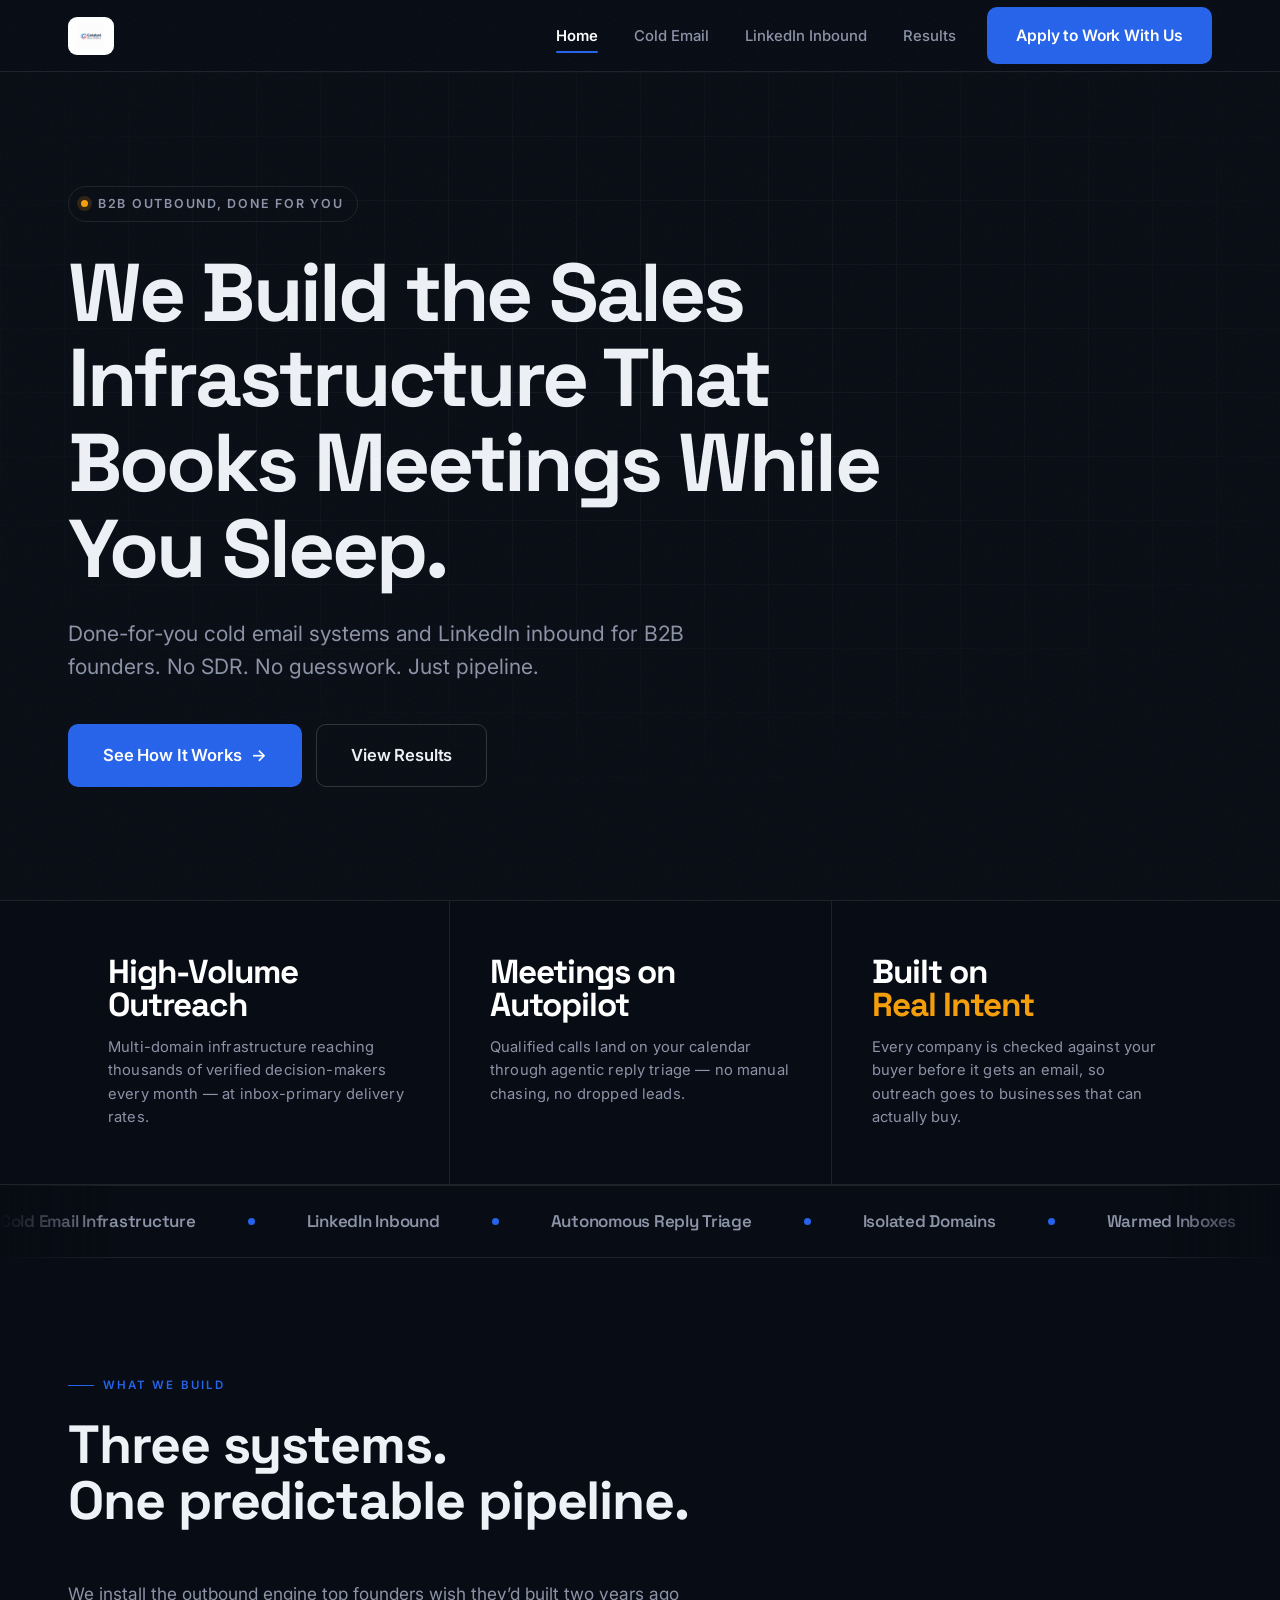
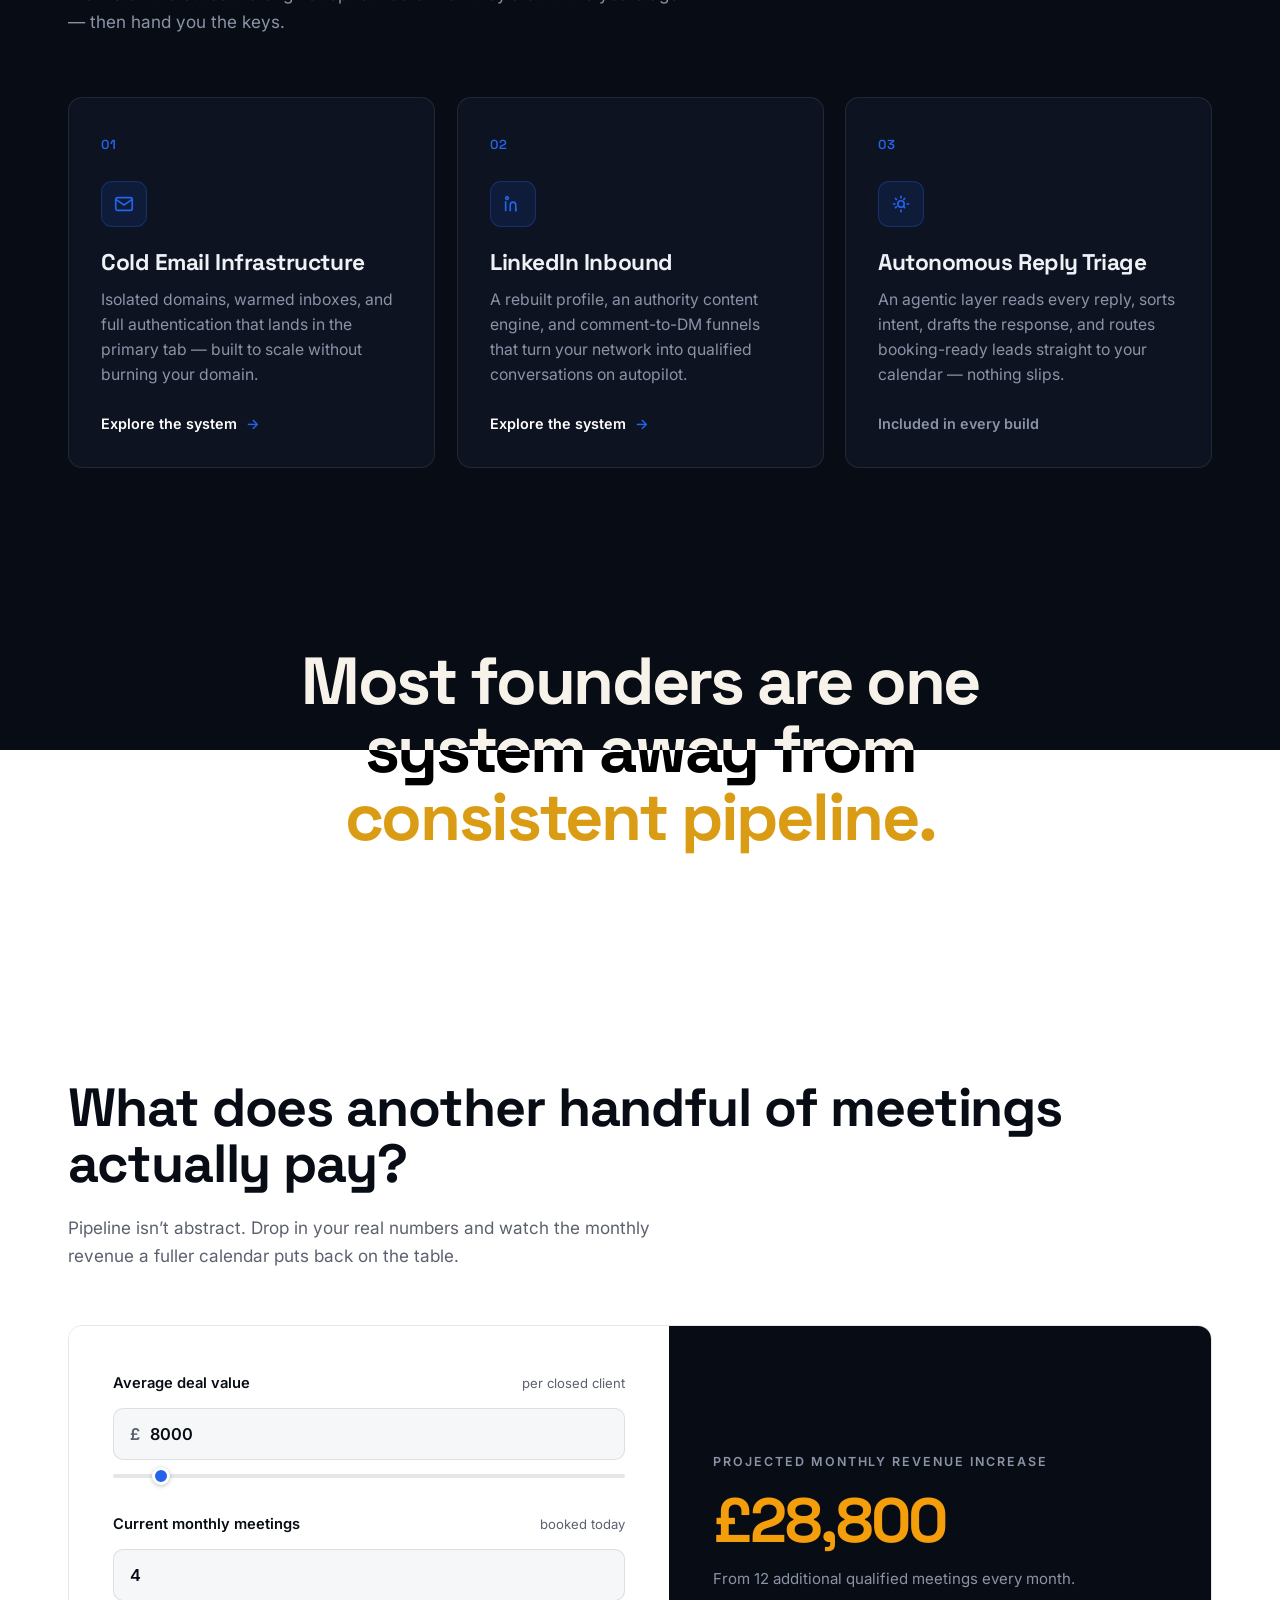
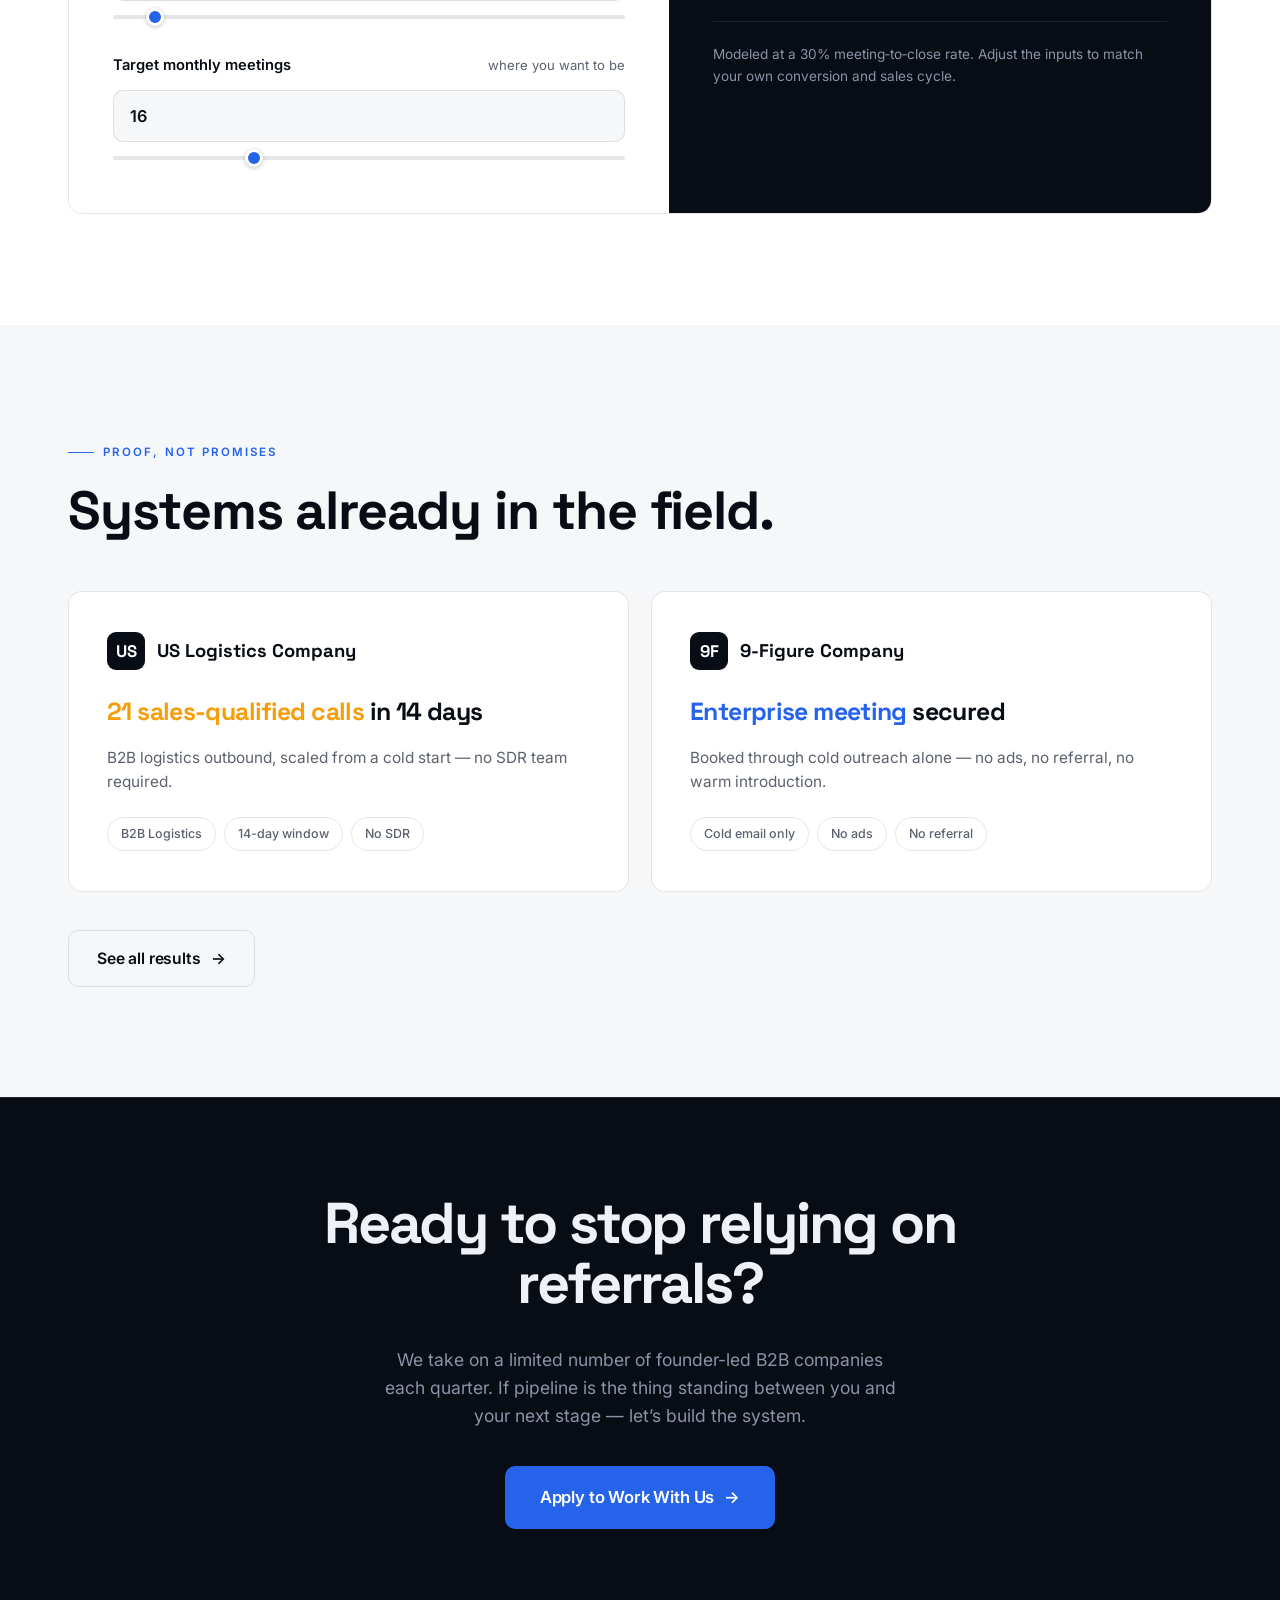
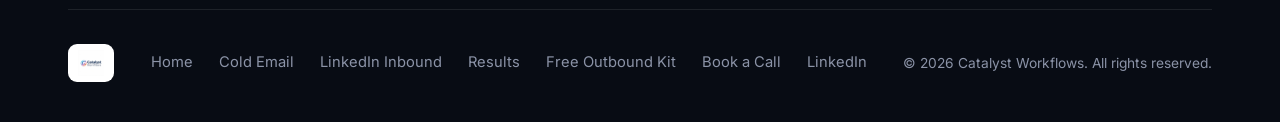
<file: index.html>
<!DOCTYPE html>
<html lang="en">
<head>
  <meta charset="UTF-8" />
  <meta name="viewport" content="width=device-width, initial-scale=1.0" />
  <title>Catalyst Workflows — Sales Infrastructure That Books Meetings While You Sleep</title>
  <meta name="description" content="Done-for-you cold email systems and LinkedIn inbound for B2B founders. No SDR. No guesswork. Just pipeline." />
  <link rel="preconnect" href="https://fonts.googleapis.com" />
  <link rel="preconnect" href="https://fonts.gstatic.com" crossorigin />
  <link href="https://fonts.googleapis.com/css2?family=Space+Grotesk:wght@500;600;700&family=Inter:wght@400;500;600;700&display=swap" rel="stylesheet" />
  <link rel="stylesheet" href="styles.css" />
  <script>document.documentElement.classList.add('js-on');addEventListener('load',function(){setTimeout(function(){if(!window.__motionReady){document.documentElement.classList.remove('js-on');}},1500);});</script>
</head>
<body>

  <!-- ===== NAVIGATION ===== -->
  <nav class="nav">
    <div class="nav__inner">
      <a class="brand" href="index.html" aria-label="Catalyst Workflows home">
        <span class="brand__logo-wrap"><img src="logo.png" class="brand__logo" alt="Catalyst Workflows" /></span>
      </a>
      <ul class="nav__links" id="navLinks">
        <li><a class="nav__link active" href="index.html">Home</a></li>
        <li><a class="nav__link" href="cold-email.html">Cold Email</a></li>
        <li><a class="nav__link" href="linkedin.html">LinkedIn Inbound</a></li>
        <li><a class="nav__link" href="case-studies.html">Results</a></li>
        <li class="nav__cta"><a class="btn btn--primary" href="https://calendly.com/ryanpaulkj18/30min?utm_source=website">Apply to Work With Us</a></li>
      </ul>
      <button class="nav__toggle" id="navToggle" aria-label="Toggle menu" aria-expanded="false">
        <span></span><span></span><span></span>
      </button>
    </div>
  </nav>

  <!-- ===== HERO ===== -->
  <header class="hero bg-dark">
    <div class="hero__grid-bg"></div>
    <div class="wrap">
      <div class="hero__content">
        <span class="hero__tag"><span class="dot"></span> B2B Outbound, Done For You</span>
        <h1>We Build the Sales Infrastructure That Books Meetings While You Sleep.</h1>
        <p class="hero__sub">Done-for-you cold email systems and LinkedIn inbound for B2B founders. No SDR. No guesswork. Just pipeline.</p>
        <div class="hero__ctas">
          <a class="btn btn--primary btn--lg" href="#how-it-works">See How It Works <span class="arr">&rarr;</span></a>
          <a class="btn btn--ghost-dark btn--lg" href="case-studies.html">View Results</a>
        </div>
      </div>
    </div>
  </header>

  <!-- ===== STATS ROW ===== -->
  <section class="stats bg-dark">
    <div class="wrap">
      <div class="stats__grid">
        <div class="stat">
          <div class="stat__num" style="font-size:clamp(1.6rem,2.6vw,2.2rem);">High&#8209;Volume<br>Outreach</div>
          <div class="stat__label">Multi-domain infrastructure reaching thousands of verified decision-makers every month &mdash; at inbox-primary delivery rates.</div>
        </div>
        <div class="stat">
          <div class="stat__num" style="font-size:clamp(1.6rem,2.6vw,2.2rem);">Meetings on<br>Autopilot</div>
          <div class="stat__label">Qualified calls land on your calendar through agentic reply triage &mdash; no manual chasing, no dropped leads.</div>
        </div>
        <div class="stat">
          <div class="stat__num" style="font-size:clamp(1.6rem,2.6vw,2.2rem);">Built on<br><span class="amber">Real Intent</span></div>
          <div class="stat__label">Every company is checked against your buyer before it gets an email, so outreach goes to businesses that can actually buy.</div>
        </div>
      </div>
    </div>
  </section>

  <!-- ===== MARQUEE RIBBON ===== -->
  <div class="marquee" aria-hidden="true">
    <div class="marquee__track">
      <span class="m-item">Cold Email Infrastructure</span><span class="m-dot"></span>
      <span class="m-item">LinkedIn Inbound</span><span class="m-dot"></span>
      <span class="m-item">Autonomous Reply Triage</span><span class="m-dot"></span>
      <span class="m-item">Isolated Domains</span><span class="m-dot"></span>
      <span class="m-item">Warmed Inboxes</span><span class="m-dot"></span>
      <span class="m-item">Intent-Based Lists</span><span class="m-dot"></span>
      <span class="m-item">Claude Personalization</span><span class="m-dot"></span>
      <span class="m-item">0 Spam Complaints</span><span class="m-dot"></span>
      <span class="m-item">Booked While You Sleep</span><span class="m-dot"></span>
      <span class="m-item">Cold Email Infrastructure</span><span class="m-dot"></span>
      <span class="m-item">LinkedIn Inbound</span><span class="m-dot"></span>
      <span class="m-item">Autonomous Reply Triage</span><span class="m-dot"></span>
      <span class="m-item">Isolated Domains</span><span class="m-dot"></span>
      <span class="m-item">Warmed Inboxes</span><span class="m-dot"></span>
      <span class="m-item">Intent-Based Lists</span><span class="m-dot"></span>
      <span class="m-item">Claude Personalization</span><span class="m-dot"></span>
      <span class="m-item">0 Spam Complaints</span><span class="m-dot"></span>
      <span class="m-item">Booked While You Sleep</span><span class="m-dot"></span>
    </div>
  </div>

  <!-- ===== WHAT WE BUILD ===== -->
  <section class="section bg-dark" id="how-it-works">
    <div class="wrap">
      <div class="kicker-row">
        <div>
          <span class="eyebrow">What we build</span>
          <h2 class="section-title">Three systems.<br />One predictable pipeline.</h2>
        </div>
        <p class="section-intro" style="margin-bottom:6px;">We install the outbound engine top founders wish they&rsquo;d built two years ago &mdash; then hand you the keys.</p>
      </div>

      <div class="cards">
        <a class="card card--link" href="cold-email.html">
          <span class="card__index">01</span>
          <div class="card__icon">
            <svg viewBox="0 0 24 24" fill="none" stroke="currentColor" stroke-width="1.8"><rect x="3" y="5" width="18" height="14" rx="2"/><path d="m3 7 9 6 9-6"/></svg>
          </div>
          <h3>Cold Email Infrastructure</h3>
          <p>Isolated domains, warmed inboxes, and full authentication that lands in the primary tab &mdash; built to scale without burning your domain.</p>
          <span class="card__cta">Explore the system <span class="arr">&rarr;</span></span>
        </a>

        <a class="card card--link" href="linkedin.html">
          <span class="card__index">02</span>
          <div class="card__icon">
            <svg viewBox="0 0 24 24" fill="none" stroke="currentColor" stroke-width="1.8"><path d="M4 9v11M4 5.5a1.5 1.5 0 1 0 0-.001"/><path d="M9 20V13a3 3 0 0 1 6 0v7M9 13v7"/><path d="M15 20v-4"/></svg>
          </div>
          <h3>LinkedIn Inbound</h3>
          <p>A rebuilt profile, an authority content engine, and comment-to-DM funnels that turn your network into qualified conversations on autopilot.</p>
          <span class="card__cta">Explore the system <span class="arr">&rarr;</span></span>
        </a>

        <div class="card card--muted">
          <span class="card__index">03</span>
          <div class="card__icon">
            <svg viewBox="0 0 24 24" fill="none" stroke="currentColor" stroke-width="1.8"><path d="M12 3v3m0 12v3m9-9h-3M6 12H3m13.5-6.5-2 2m-7 7-2 2m11 0-2-2m-7-7-2-2"/><circle cx="12" cy="12" r="3.5"/></svg>
          </div>
          <h3>Autonomous Reply Triage</h3>
          <p>An agentic layer reads every reply, sorts intent, drafts the response, and routes booking-ready leads straight to your calendar &mdash; nothing slips.</p>
          <span class="card__cta" style="margin-top:auto;padding-top:24px;color:var(--muted-on-dark);">Included in every build</span>
        </div>
      </div>
    </div>
  </section>

  <!-- ===== SIGNATURE SPLIT STATEMENT ===== -->
  <section class="split">
    <div class="split__inner">
      <div class="split__card">
        <p class="split__statement">Most founders are one system away from <span class="accent">consistent pipeline.</span></p>
      </div>
    </div>
  </section>

  <!-- ===== ROI CALCULATOR ===== -->
  <section class="section bg-light">
    <div class="wrap">
      <span class="eyebrow">Run the numbers</span>
      <h2 class="section-title">What does another handful of meetings actually pay?</h2>
      <p class="section-intro">Pipeline isn&rsquo;t abstract. Drop in your real numbers and watch the monthly revenue a fuller calendar puts back on the table.</p>

      <div class="roi">
        <div class="roi__inputs">
          <div class="roi__field">
            <label for="deal">Average deal value <span class="hint">per closed client</span></label>
            <div class="roi__inputbox">
              <span class="prefix">&pound;</span>
              <input type="number" id="deal" inputmode="numeric" min="0" step="500" value="8000" placeholder="0" />
            </div>
            <input type="range" class="roi__slider" id="dealSlider" min="0" max="100000" step="500" value="8000" aria-label="Average deal value slider" />
          </div>

          <div class="roi__field">
            <label for="current">Current monthly meetings <span class="hint">booked today</span></label>
            <div class="roi__inputbox">
              <input type="number" id="current" inputmode="numeric" min="0" step="1" value="4" placeholder="0" style="padding-left:16px;" />
            </div>
            <input type="range" class="roi__slider" id="currentSlider" min="0" max="60" step="1" value="4" aria-label="Current meetings slider" />
          </div>

          <div class="roi__field">
            <label for="target">Target monthly meetings <span class="hint">where you want to be</span></label>
            <div class="roi__inputbox">
              <input type="number" id="target" inputmode="numeric" min="0" step="1" value="16" placeholder="0" style="padding-left:16px;" />
            </div>
            <input type="range" class="roi__slider" id="targetSlider" min="0" max="60" step="1" value="16" aria-label="Target meetings slider" />
          </div>
        </div>

        <div class="roi__result">
          <span class="roi__result-label">Projected monthly revenue increase</span>
          <div class="roi__result-value" id="roiOutput">&pound;28,800</div>
          <p class="roi__result-sub" id="roiSub">From 12 additional qualified meetings every month.</p>
          <p class="roi__result-foot">Modeled at a 30% meeting&#8209;to&#8209;close rate. Adjust the inputs to match your own conversion and sales cycle.</p>
        </div>
      </div>
    </div>
  </section>

  <!-- ===== RESULTS STRIP ===== -->
  <section class="section bg-light-alt">
    <div class="wrap">
      <span class="eyebrow">Proof, not promises</span>
      <h2 class="section-title">Systems already in the field.</h2>

      <div class="case-strip">
        <div class="case-card">
          <div class="case-card__client">
            <span class="case-card__logo">US</span>
            <span class="case-card__name">US Logistics Company</span>
          </div>
          <p class="case-card__metric"><span class="amber">21 sales-qualified calls</span> in 14 days</p>
          <p class="case-card__meta">B2B logistics outbound, scaled from a cold start &mdash; no SDR team required.</p>
          <div class="case-card__tags">
            <span class="tag">B2B Logistics</span>
            <span class="tag">14-day window</span>
            <span class="tag">No SDR</span>
          </div>
        </div>

        <div class="case-card">
          <div class="case-card__client">
            <span class="case-card__logo">9F</span>
            <span class="case-card__name">9-Figure Company</span>
          </div>
          <p class="case-card__metric"><span class="blue">Enterprise meeting</span> secured</p>
          <p class="case-card__meta">Booked through cold outreach alone &mdash; no ads, no referral, no warm introduction.</p>
          <div class="case-card__tags">
            <span class="tag">Cold email only</span>
            <span class="tag">No ads</span>
            <span class="tag">No referral</span>
          </div>
        </div>
      </div>

      <div style="margin-top:38px;">
        <a class="btn btn--ghost-light" href="case-studies.html">See all results <span class="arr">&rarr;</span></a>
      </div>
    </div>
  </section>

  <!-- ===== FOOTER ===== -->
  <footer class="footer">
    <div class="wrap">
      <div class="footer__cta">
        <h2>Ready to stop relying on referrals?</h2>
        <p>We take on a limited number of founder-led B2B companies each quarter. If pipeline is the thing standing between you and your next stage &mdash; let&rsquo;s build the system.</p>
        <a class="btn btn--primary btn--lg" href="https://calendly.com/ryanpaulkj18/30min?utm_source=website">Apply to Work With Us <span class="arr">&rarr;</span></a>
      </div>
      <div class="footer__bottom">
        <a class="brand" href="index.html">
          <span class="brand__logo-wrap"><img src="logo.png" class="brand__logo" alt="Catalyst Workflows" /></span>
        </a>
        <div class="footer__links">
          <a href="index.html">Home</a>
          <a href="cold-email.html">Cold Email</a>
          <a href="linkedin.html">LinkedIn Inbound</a>
          <a href="case-studies.html">Results</a>
          <a href="kit.html">Free Outbound Kit</a>
          <a href="https://calendly.com/ryanpaulkj18/30min?utm_source=website">Book a Call</a>
          <a href="https://www.linkedin.com/in/ryan-paul-catalyst" target="_blank" rel="noopener">LinkedIn</a>
        </div>
        <span class="footer__copy">&copy; 2026 Catalyst Workflows. All rights reserved.</span>
      </div>
    </div>
  </footer>

  <script src="motion.js?v=2"></script>
  <script>
    /* ---------- ROI Calculator ---------- */
    (function () {
      var CLOSE_RATE = 0.30;

      var deal = document.getElementById('deal');
      var current = document.getElementById('current');
      var target = document.getElementById('target');
      var dealSlider = document.getElementById('dealSlider');
      var currentSlider = document.getElementById('currentSlider');
      var targetSlider = document.getElementById('targetSlider');
      var output = document.getElementById('roiOutput');
      var sub = document.getElementById('roiSub');

      // Parse an input safely — empty / invalid returns 0, never NaN.
      function val(el) {
        var n = parseFloat(el.value);
        if (isNaN(n) || n < 0) return 0;
        return n;
      }

      var gbp = new Intl.NumberFormat('en-GB', {
        style: 'currency',
        currency: 'GBP',
        maximumFractionDigits: 0
      });

      function recalc() {
        var dv = val(deal);
        var cur = val(current);
        var tgt = val(target);

        var extraMeetings = Math.max(0, tgt - cur);
        var increase = (tgt * CLOSE_RATE * dv) - (cur * CLOSE_RATE * dv);
        if (increase < 0) increase = 0;

        output.textContent = gbp.format(Math.round(increase));

        if (tgt <= cur) {
          sub.textContent = 'Set a target above your current meetings to project the upside.';
        } else {
          sub.textContent = 'From ' + extraMeetings + ' additional qualified meeting' +
            (extraMeetings === 1 ? '' : 's') + ' every month.';
        }
      }

      // Keep paired number input + slider in sync, then recalc.
      function link(input, slider) {
        if (!input || !slider) return;
        input.addEventListener('input', function () {
          if (input.value !== '') slider.value = input.value;
          recalc();
        });
        slider.addEventListener('input', function () {
          input.value = slider.value;
          recalc();
        });
      }

      link(deal, dealSlider);
      link(current, currentSlider);
      link(target, targetSlider);

      recalc();
    })();
  </script>

</body>
</html>
</file>
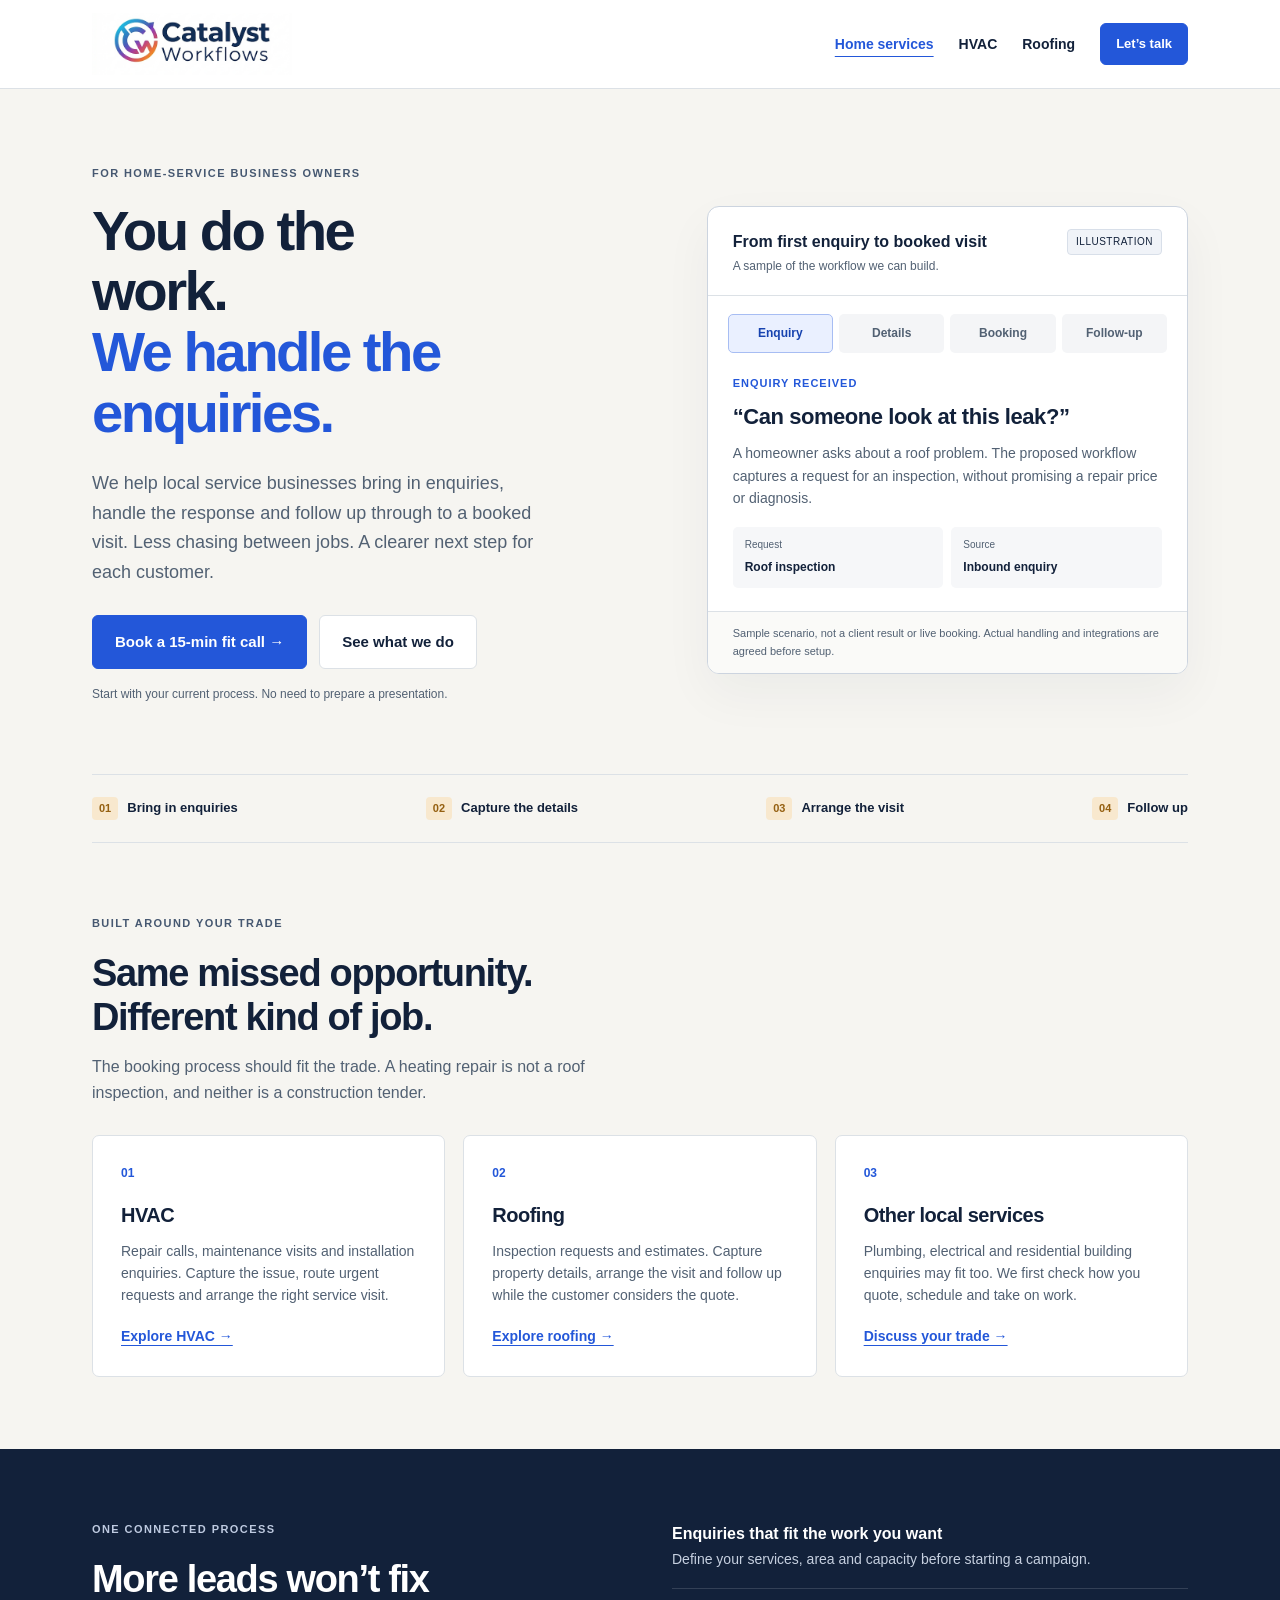
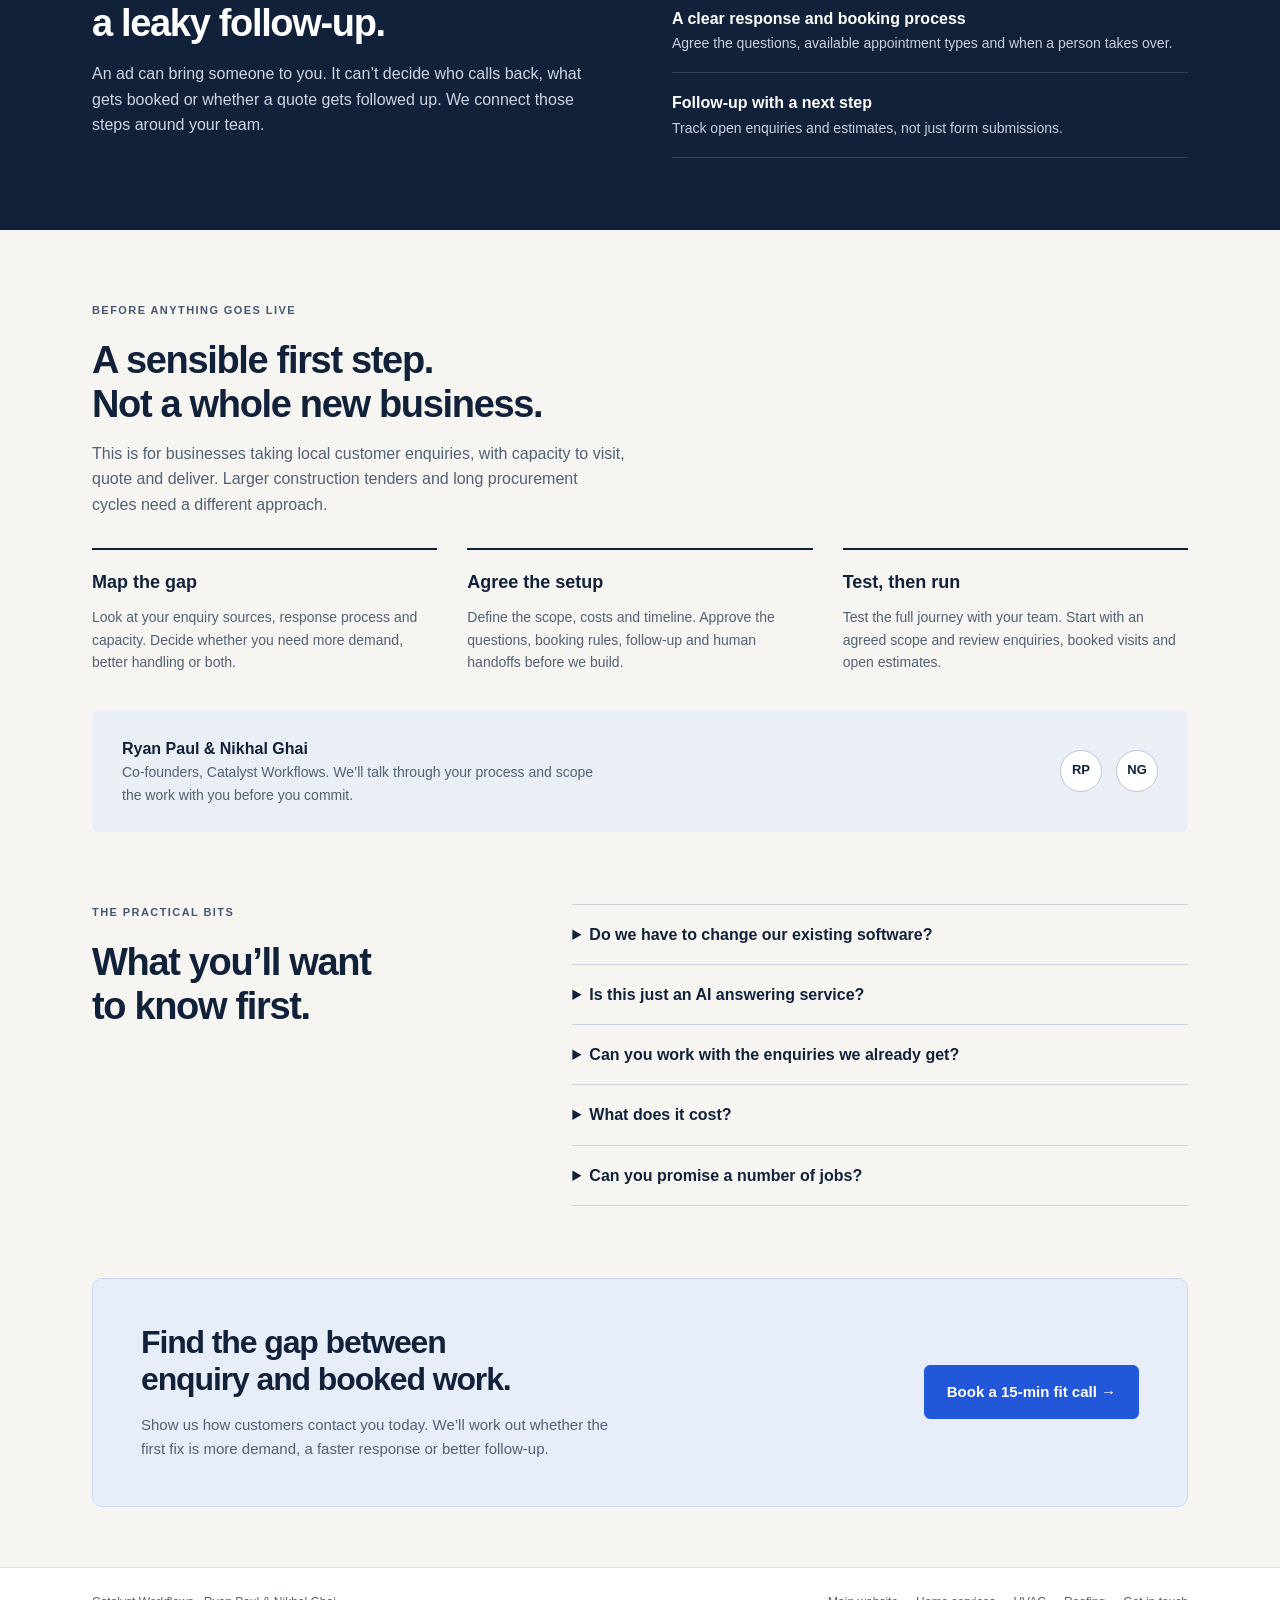
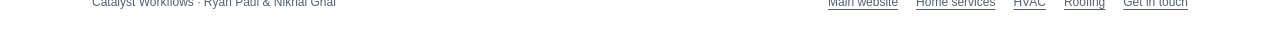
<file: home-services/index.html>
<!doctype html>
<html lang="en-GB"><head><meta charset="utf-8"><meta name="viewport" content="width=device-width, initial-scale=1"><title>Home-service enquiries, booking & follow-up | Catalyst Workflows</title><meta name="description" content="Enquiry generation, call handling and follow-up for HVAC, roofing and local service businesses. Build a booking workflow around your team."><link rel="canonical" href="https://catalystworkflows.com/home-services/"><meta name="theme-color" content="#12213a"><meta property="og:type" content="website"><meta property="og:title" content="Home-service enquiries, booking & follow-up | Catalyst Workflows"><meta property="og:description" content="Enquiry generation, call handling and follow-up for HVAC, roofing and local service businesses. Build a booking workflow around your team."><meta property="og:url" content="https://catalystworkflows.com/home-services/"><link rel="icon" href="/logo.png"><link rel="stylesheet" href="/home-services.css"><script src="/home-services.js" defer></script></head>
<body><a class="skip" href="#main">Skip to content</a><header class="site-header"><div class="wrap nav"><a class="brand" href="/" aria-label="Catalyst Workflows home"><img src="/logo.png" width="200" height="200" alt="Catalyst Workflows"></a><nav class="nav-links" aria-label="Main navigation"><a href="/home-services/" aria-current="page">Home services</a><a href="/hvac/">HVAC</a><a href="/roofing/">Roofing</a><a class="button small" href="https://calendly.com/ryanpaulkj18/30min">Let’s talk</a></nav></div></header>
<main id="main"><section class="hero"><div class="wrap hero-grid"><div><span class="eyebrow">For home-service business owners</span><h1>You do the work.<br><em>We handle the enquiries.</em></h1><p class="intro">We help local service businesses bring in enquiries, handle the response and follow up through to a booked visit. Less chasing between jobs. A clearer next step for each customer.</p><div class="actions"><a class="button" href="https://calendly.com/ryanpaulkj18/30min">Book a 15-min fit call &rarr;</a><a class="button light" href="#how-it-works">See what we do</a></div><p class="micro">Start with your current process. No need to prepare a presentation.</p></div><aside class="walkthrough" data-walkthrough="roofing" aria-label="Illustrative enquiry walkthrough">
<div class="demo-top"><div><strong>From first enquiry to booked visit</strong><p>A sample of the workflow we can build.</p></div><span class="badge">ILLUSTRATION</span></div>
<div class="demo-tabs" role="group" aria-label="Walkthrough steps"><button type="button" data-step="0" aria-pressed="true" aria-controls="demo-panel">Enquiry</button><button type="button" data-step="1" aria-pressed="false" aria-controls="demo-panel">Details</button><button type="button" data-step="2" aria-pressed="false" aria-controls="demo-panel">Booking</button><button type="button" data-step="3" aria-pressed="false" aria-controls="demo-panel">Follow-up</button></div>
<div class="demo-panel" id="demo-panel" aria-live="polite" aria-atomic="true"><div class="demo-kicker">Enquiry received</div><h2>“Can someone look at this leak?”</h2><p data-body>A homeowner asks about a roof problem. The proposed workflow captures a request for an inspection, without promising a repair price or diagnosis.</p><div class="demo-details"><div><small>Request</small><strong>Roof inspection</strong></div><div><small>Source</small><strong>Inbound enquiry</strong></div></div></div>
<p class="demo-note">Sample scenario, not a client result or live booking. Actual handling and integrations are agreed before setup.</p></aside></div></section>
<div class="wrap"><div class="workflow-strip" aria-label="Workflow overview"><span><i>01</i> Bring in enquiries</span><span><i>02</i> Capture the details</span><span><i>03</i> Arrange the visit</span><span><i>04</i> Follow up</span></div></div>
<section class="section" id="how-it-works"><div class="wrap"><div class="section-head"><span class="eyebrow">Built around your trade</span><h2>Same missed opportunity.<br>Different kind of job.</h2><p>The booking process should fit the trade. A heating repair is not a roof inspection, and neither is a construction tender.</p></div><div class="cards"><article class="card"><span class="card-number">01</span><h3>HVAC</h3><p>Repair calls, maintenance visits and installation enquiries. Capture the issue, route urgent requests and arrange the right service visit.</p><a href="/hvac/">Explore HVAC &rarr;</a></article><article class="card"><span class="card-number">02</span><h3>Roofing</h3><p>Inspection requests and estimates. Capture property details, arrange the visit and follow up while the customer considers the quote.</p><a href="/roofing/">Explore roofing &rarr;</a></article><article class="card"><span class="card-number">03</span><h3>Other local services</h3><p>Plumbing, electrical and residential building enquiries may fit too. We first check how you quote, schedule and take on work.</p><a href="https://calendly.com/ryanpaulkj18/30min">Discuss your trade &rarr;</a></article></div></div></section>
<section class="section scope"><div class="wrap scope-grid"><div><span class="eyebrow">One connected process</span><h2>More leads won’t fix<br>a leaky follow-up.</h2><p>An ad can bring someone to you. It can’t decide who calls back, what gets booked or whether a quote gets followed up. We connect those steps around your team.</p></div><ul><li><strong>Enquiries that fit the work you want</strong><span>Define your services, area and capacity before starting a campaign.</span></li><li><strong>A clear response and booking process</strong><span>Agree the questions, available appointment types and when a person takes over.</span></li><li><strong>Follow-up with a next step</strong><span>Track open enquiries and estimates, not just form submissions.</span></li></ul></div></section>
<section class="section"><div class="wrap"><div class="section-head"><span class="eyebrow">Before anything goes live</span><h2>A sensible first step.<br>Not a whole new business.</h2><p>This is for businesses taking local customer enquiries, with capacity to visit, quote and deliver. Larger construction tenders and long procurement cycles need a different approach.</p></div><div class="steps"><article class="step"><h3>Map the gap</h3><p>Look at your enquiry sources, response process and capacity. Decide whether you need more demand, better handling or both.</p></article><article class="step"><h3>Agree the setup</h3><p>Define the scope, costs and timeline. Approve the questions, booking rules, follow-up and human handoffs before we build.</p></article><article class="step"><h3>Test, then run</h3><p>Test the full journey with your team. Start with an agreed scope and review enquiries, booked visits and open estimates.</p></article></div>
<div class="people"><div><strong>Ryan Paul &amp; Nikhal Ghai</strong><p>Co-founders, Catalyst Workflows. We’ll talk through your process and scope the work with you before you commit.</p></div><div class="founders" aria-hidden="true"><span class="initial">RP</span><span class="initial">NG</span></div></div></div></section>
<section class="section faq-section"><div class="wrap faq-grid"><div><span class="eyebrow">The practical bits</span><h2>What you’ll want<br>to know first.</h2></div><div class="faq-list">
<details><summary>Do we have to change our existing software?</summary><p>Not automatically. We check your calendar, CRM and phone setup first. We’ll confirm what can connect, what needs changing and what stays manual before agreeing the work.</p></details>
<details><summary>Is this just an AI answering service?</summary><p>No. Call handling can be part of the setup, alongside campaigns, booking and follow-up. We choose the parts that fit your business. An assistant follows approved instructions; your team handles technical advice, pricing and anything outside those instructions.</p></details>
<details><summary>Can you work with the enquiries we already get?</summary><p>Yes, we can scope a response and follow-up workflow around existing enquiries. If the gap is demand instead, we can discuss a campaign. You don’t have to add advertising just to improve handling.</p></details>
<details><summary>What does it cost?</summary><p>We scope the service before quoting. Any advertising spend and third-party software costs are made clear separately, so you can see what you’re committing to.</p></details>
<details><summary>Can you promise a number of jobs?</summary><p>No. Demand, service area, available capacity, pricing and how your team closes work all affect results. We agree what to measure and review the actual enquiry and booking journey.</p></details>
</div></div></section>
<div class="wrap"><section class="final" aria-label="Book a fit call"><div><h2>Find the gap between<br>enquiry and booked work.</h2><p>Show us how customers contact you today. We’ll work out whether the first fix is more demand, a faster response or better follow-up.</p></div><a class="button" href="https://calendly.com/ryanpaulkj18/30min">Book a 15-min fit call &rarr;</a></section></div></main>
<footer class="footer"><div class="wrap footer-in"><span>Catalyst Workflows &middot; Ryan Paul &amp; Nikhal Ghai</span><div class="footer-links"><a href="/">Main website</a><a href="/home-services/">Home services</a><a href="/hvac/">HVAC</a><a href="/roofing/">Roofing</a><a href="mailto:ryan@catalystworkflows.com">Get in touch</a></div></div></footer></body></html>
</file>
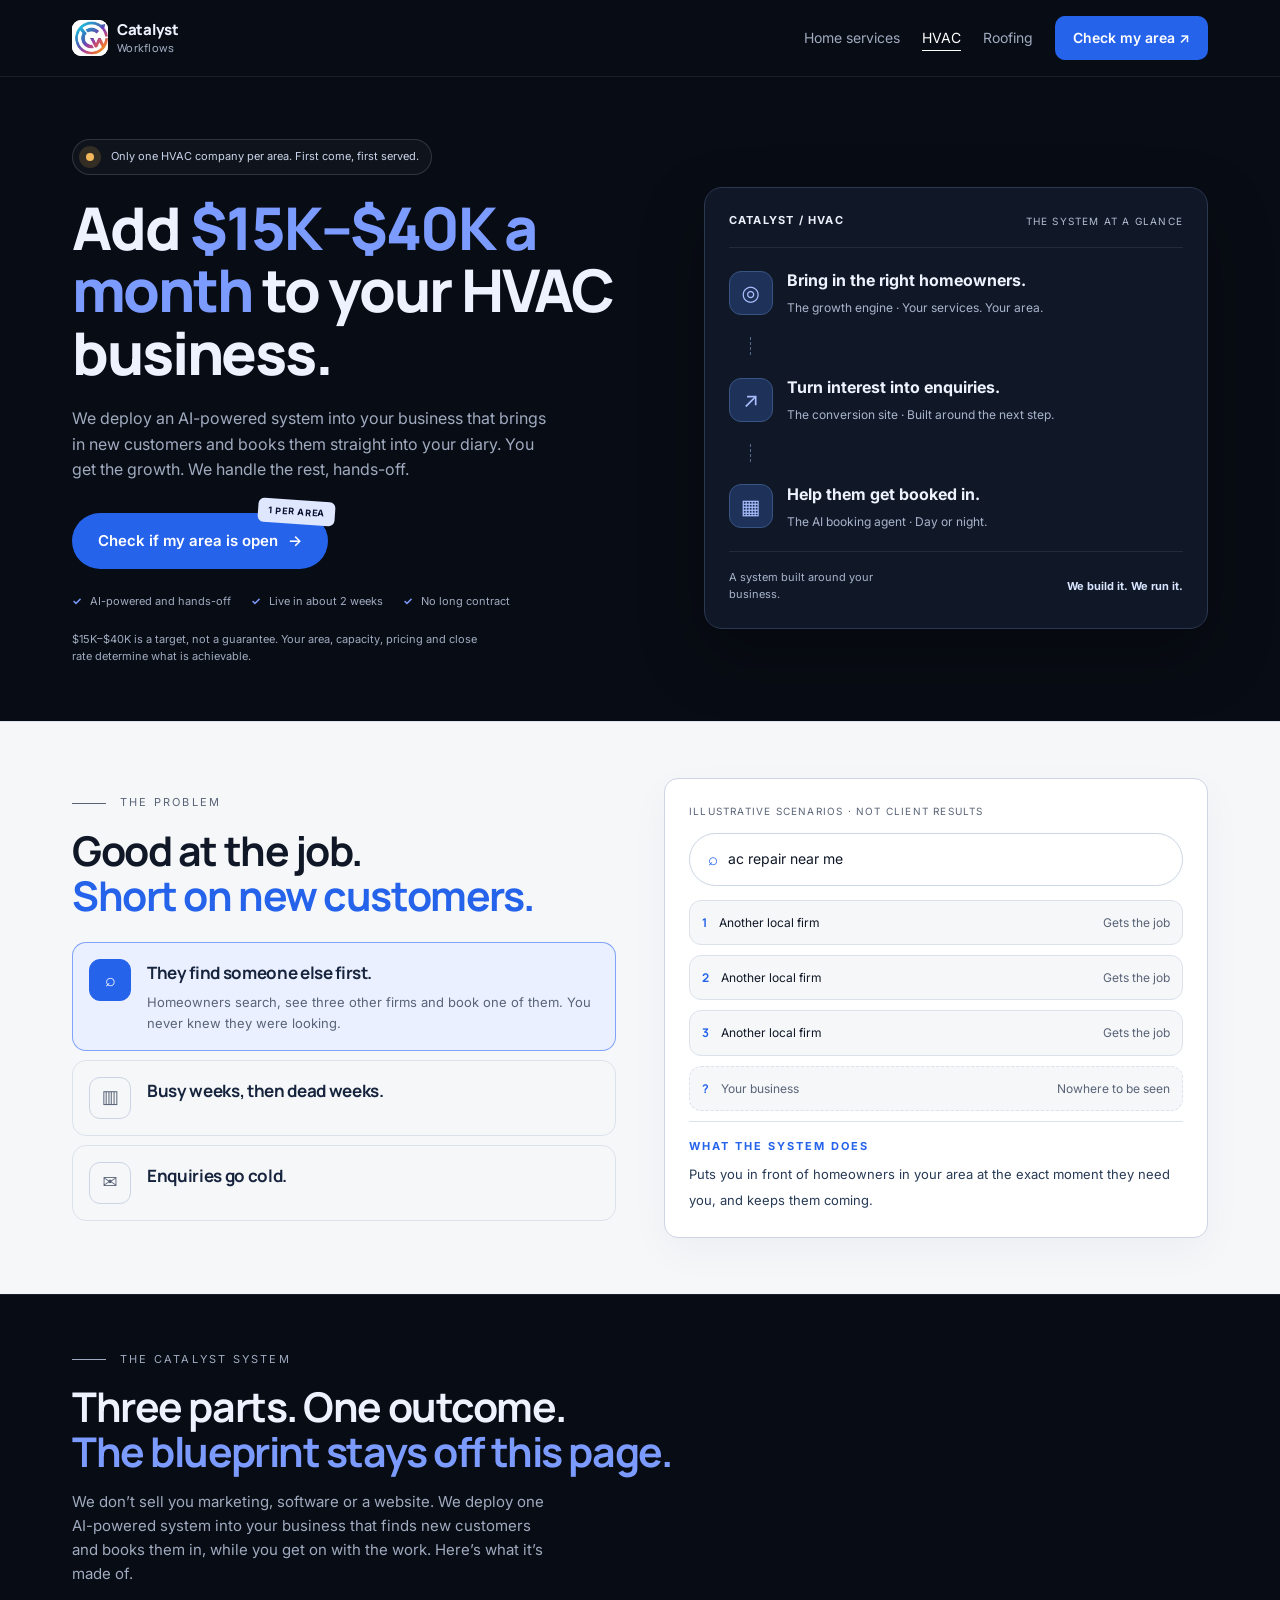
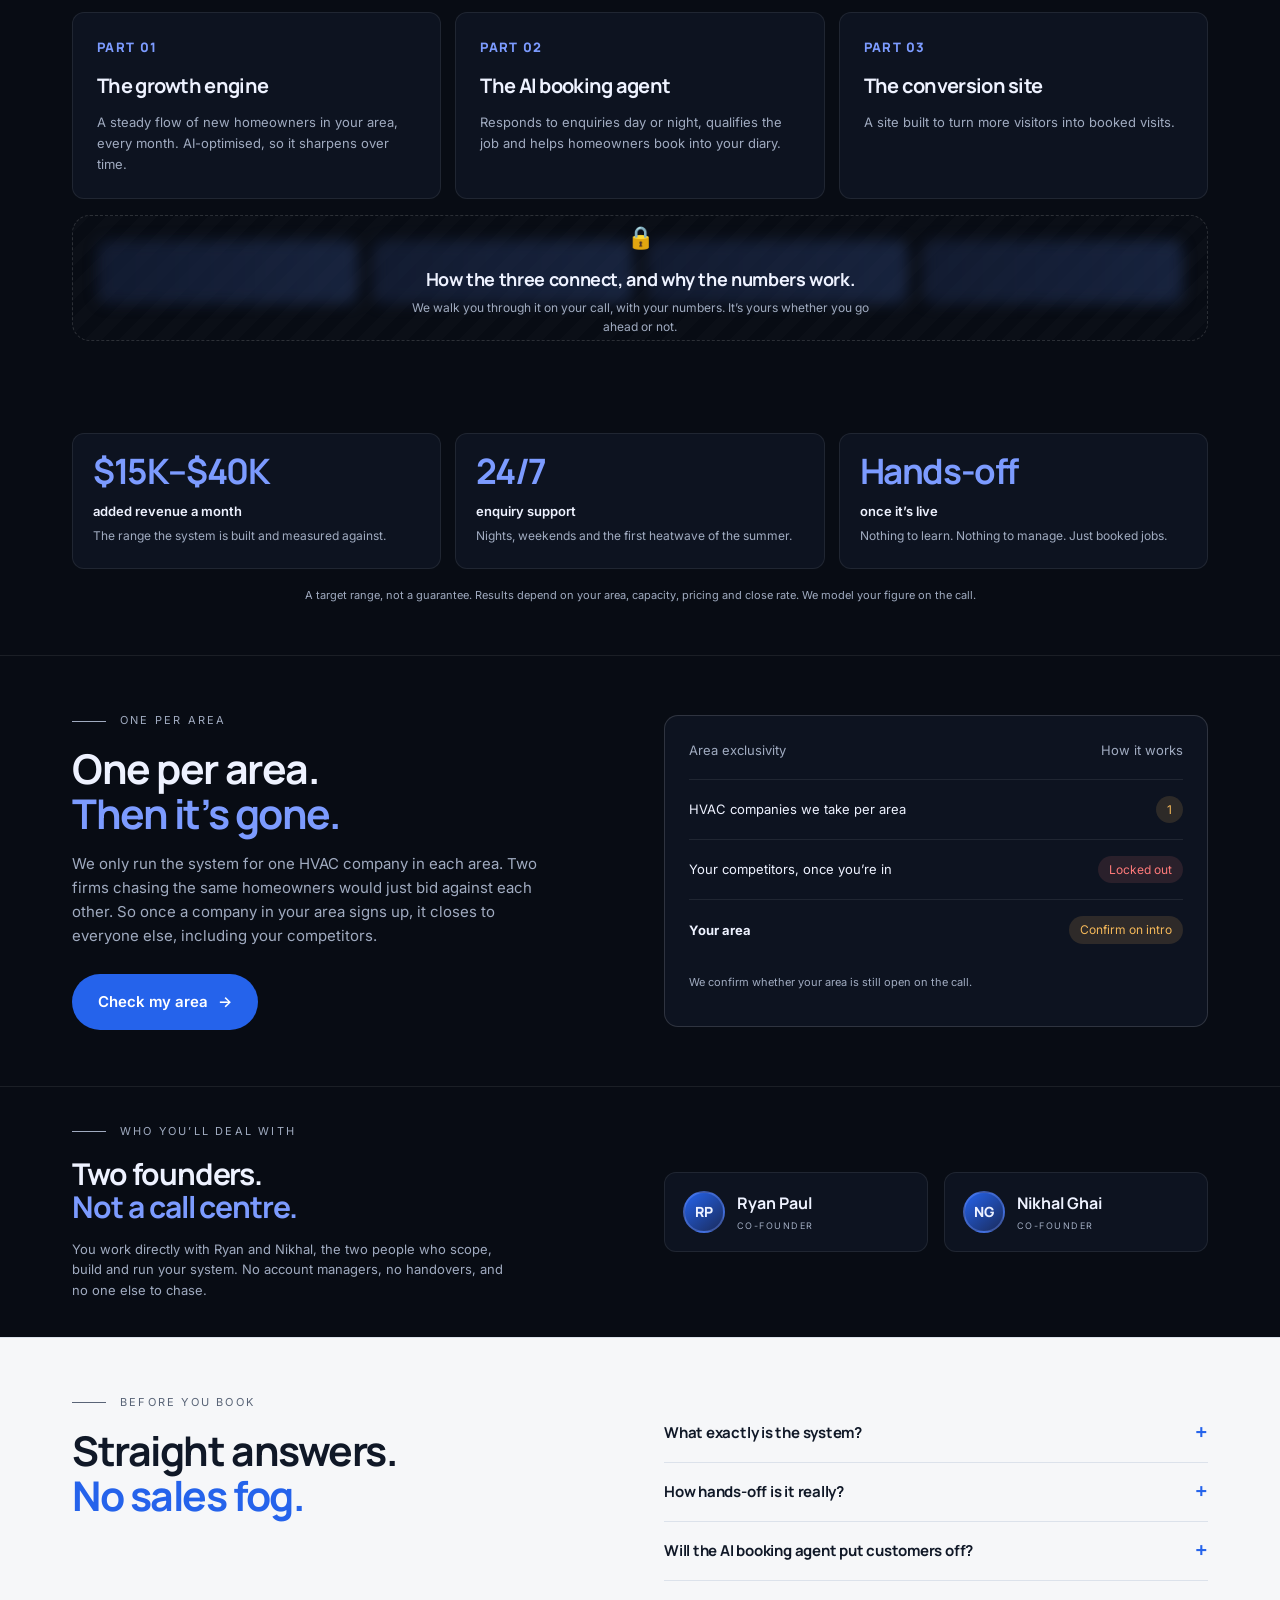
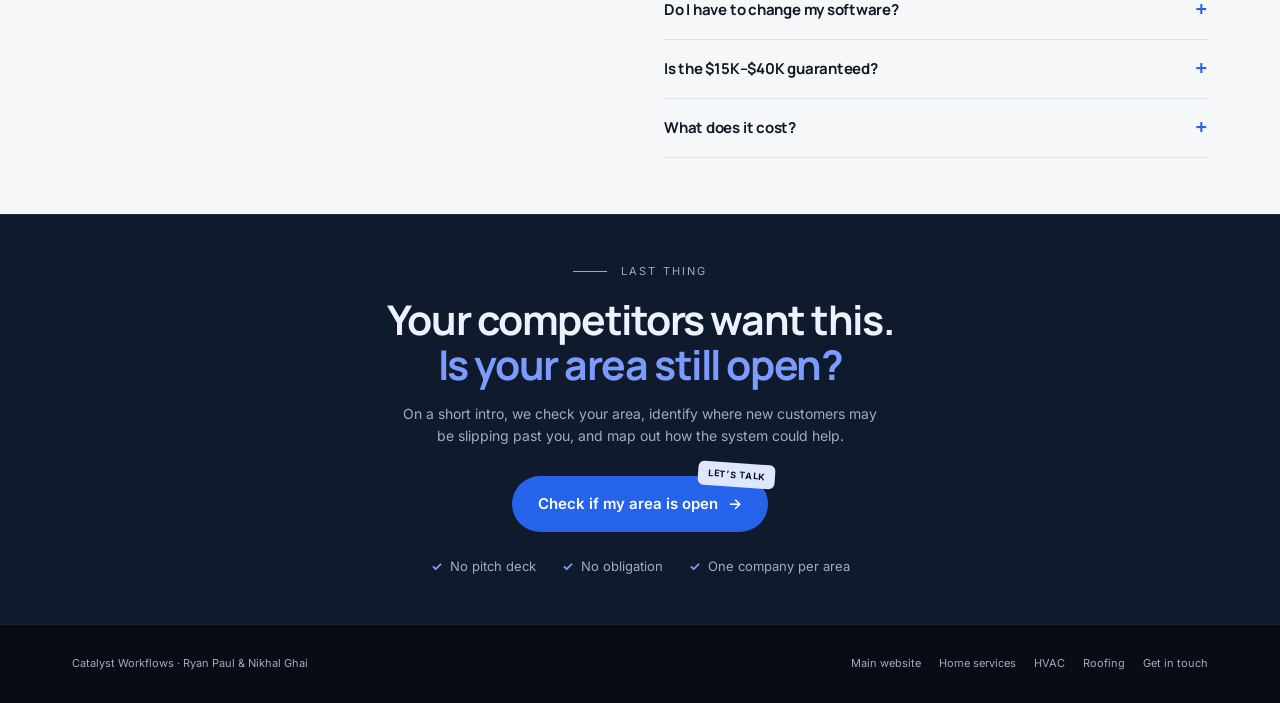
<file: hvac/index.html>
<!doctype html>
<html lang="en-GB"><head><meta charset="utf-8"><meta name="viewport" content="width=device-width, initial-scale=1"><title>AI-powered growth for HVAC companies: add $15K–$40K a month | Catalyst Workflows</title><meta name="description" content="The AI-powered system we deploy into HVAC businesses to bring in new customers and book them automatically. Built to add $15K–$40K a month, hands-off. One HVAC company per area."><link rel="canonical" href="https://catalystworkflows.com/hvac/"><meta name="theme-color" content="#070b16"><meta property="og:type" content="website"><meta property="og:title" content="AI-powered growth for HVAC companies: add $15K–$40K a month | Catalyst Workflows"><meta property="og:description" content="The AI-powered system we deploy into HVAC businesses to bring in new customers and book them automatically. Built to add $15K–$40K a month, hands-off. One HVAC company per area."><meta property="og:url" content="https://catalystworkflows.com/hvac/"><link rel="icon" href="/logo.png">
<link rel="preconnect" href="https://fonts.googleapis.com"><link rel="preconnect" href="https://fonts.gstatic.com" crossorigin><link href="https://fonts.googleapis.com/css2?family=Manrope:wght@600;700;800&family=Inter:wght@400;500;600;700&display=swap" rel="stylesheet">
<style>
:root{--bg:#070b16;--bg2:#0a1020;--panel:#0c1324;--line:rgba(255,255,255,.08);--line2:rgba(255,255,255,.14);--text:#eef2ff;--muted:#97a3bd;--dim:#5f6b85;--blue:#3b6ef6;--blue2:#2a58d6;--sky:#7c9bff;--amber:#f4b85a;--red:#ff7a7a;--green:#4fd1a1}
*{box-sizing:border-box}html{scroll-behavior:smooth;scroll-padding-top:90px}body{margin:0;background:var(--bg);color:var(--text);font-family:'DM Sans',system-ui,sans-serif;line-height:1.6;-webkit-font-smoothing:antialiased}
a{color:inherit}a:focus-visible,button:focus-visible,summary:focus-visible{outline:2px solid var(--sky);outline-offset:4px}
h1,h2,h3{font-family:'Manrope',system-ui,sans-serif;letter-spacing:-.035em;margin:0}h1 em,h2 em{font-style:normal;color:var(--sky)}
.wrap{max-width:1160px;margin:0 auto;padding:0 32px}
.skip{position:absolute;top:-80px;left:16px;z-index:50;background:#fff;color:#000;padding:10px}.skip:focus{top:10px}
/* nav */
.nav-shell{position:sticky;top:14px;z-index:40;padding:0 32px}.nav{max-width:1120px;margin:14px auto 0;display:flex;align-items:center;justify-content:space-between;gap:16px;padding:10px 10px 10px 22px;background:rgba(7,11,22,.82);backdrop-filter:blur(12px);-webkit-backdrop-filter:blur(12px);border:1px solid var(--line);border-radius:14px}
.brand{font-family:'Manrope',sans-serif;font-weight:800;font-size:16px;text-decoration:none;letter-spacing:-.02em}.brand span{color:var(--muted);font-weight:600}
.nav-links{display:flex;align-items:center;gap:22px;font-size:14px}.nav-links a{text-decoration:none;color:var(--muted)}.nav-links a:hover,.nav-links a[aria-current=page]{color:var(--text)}.nav-links a.btn{color:#fff}
.btn{display:inline-flex;align-items:center;justify-content:center;gap:10px;background:var(--blue);color:#fff;text-decoration:none;font-weight:600;border-radius:10px;padding:11px 18px;font-size:14px;border:0;cursor:pointer;transition:background .2s,transform .2s}.btn:hover{background:var(--blue2)}
.btn-ghost{background:transparent;border:1px solid var(--line2);color:var(--text)}.btn-ghost:hover{background:rgba(255,255,255,.05)}
.btn-big{position:relative;font-size:17px;padding:20px 34px;border-radius:999px;box-shadow:0 0 0 6px rgba(59,110,246,.14),0 18px 50px -12px rgba(59,110,246,.75)}.btn-big:hover{transform:translateY(-1px)}
.sticker{position:absolute;top:-15px;right:-18px;transform:rotate(4deg);background:#dfe7ff;color:#0b1430;font-size:11px;font-weight:700;letter-spacing:.08em;padding:5px 10px;border-radius:6px;box-shadow:0 6px 16px rgba(0,0,0,.35);white-space:nowrap}
/* hero */
.hero{position:relative;text-align:center;padding:110px 0 70px;overflow:hidden}
.hero::before{content:'';position:absolute;inset:-200px 0 auto;height:760px;background:radial-gradient(ellipse 620px 420px at 50% 30%,rgba(59,110,246,.30),transparent 70%);pointer-events:none}
.hero::after{content:'';position:absolute;inset:0;background-image:linear-gradient(rgba(255,255,255,.035) 1px,transparent 1px),linear-gradient(90deg,rgba(255,255,255,.035) 1px,transparent 1px);background-size:64px 64px;mask-image:radial-gradient(ellipse 60% 55% at 50% 30%,#000,transparent);-webkit-mask-image:radial-gradient(ellipse 60% 55% at 50% 30%,#000,transparent);pointer-events:none}
.hero>*{position:relative;z-index:1}
.pill{display:inline-flex;align-items:center;gap:10px;border:1px solid var(--line2);background:rgba(255,255,255,.03);border-radius:999px;padding:7px 16px 7px 8px;font-size:13px;color:#cbd5ea}
.dot{width:22px;height:22px;border-radius:50%;background:rgba(244,184,90,.16);display:grid;place-items:center}.dot::after{content:'';width:8px;height:8px;border-radius:50%;background:var(--amber);box-shadow:0 0 0 0 rgba(244,184,90,.6);animation:pulse 1.8s infinite}
@keyframes pulse{0%{box-shadow:0 0 0 0 rgba(244,184,90,.55)}70%{box-shadow:0 0 0 9px rgba(244,184,90,0)}100%{box-shadow:0 0 0 0 rgba(244,184,90,0)}}
.hero h1{font-size:clamp(42px,6.6vw,82px);line-height:1.02;margin:26px auto 22px;max-width:15ch;font-weight:800}
.hero .sub{font-size:clamp(17px,1.6vw,19px);color:var(--muted);max-width:56ch;margin:0 auto 40px}
.checks{display:flex;justify-content:center;gap:26px;flex-wrap:wrap;margin-top:30px;font-size:13px;color:var(--muted)}.checks span::before{content:'✓';color:var(--sky);margin-right:8px;font-weight:700}
.scroll-cue{margin-top:74px;font-size:11px;letter-spacing:.2em;color:var(--dim);text-transform:uppercase}.scroll-cue::after{content:'↓';display:block;margin-top:8px;font-size:15px;letter-spacing:0}
/* sections */
section{padding:100px 0}.bt{border-top:1px solid var(--line)}
.label{display:flex;align-items:center;gap:14px;font-size:11px;letter-spacing:.2em;text-transform:uppercase;color:var(--muted);margin-bottom:22px}.label::before{content:'';width:34px;height:1px;background:var(--dim)}
.h2{font-size:clamp(34px,4.4vw,56px);line-height:1.06;font-weight:700}.lead{color:var(--muted);font-size:17px;max-width:54ch;margin:22px 0 0}
.split{display:grid;grid-template-columns:1fr 1fr;gap:64px;align-items:center}
/* problem tabs */
.tabs{display:grid;gap:12px;margin-top:36px}.tab{display:flex;gap:16px;align-items:flex-start;text-align:left;width:100%;background:transparent;border:1px solid var(--line);border-radius:14px;padding:20px;color:var(--muted);cursor:pointer;font:inherit;transition:border-color .2s,background .2s}
.tab .ic{flex-shrink:0;width:42px;height:42px;border-radius:11px;border:1px solid var(--line2);display:grid;place-items:center;font-size:18px}.tab strong{display:block;font-family:'Manrope',sans-serif;font-size:19px;letter-spacing:-.02em;color:#c8d1e6}.tab p{display:none;margin:6px 0 0;font-size:15px}
.tab[aria-selected=true]{border-color:rgba(59,110,246,.6);background:var(--panel)}.tab[aria-selected=true] .ic{background:var(--blue);border-color:var(--blue)}.tab[aria-selected=true] strong{color:var(--text)}.tab[aria-selected=true] p{display:block}
.stage{background:linear-gradient(160deg,#101a33,var(--panel) 45%);border:1px solid var(--line2);border-radius:20px;padding:30px;min-height:470px;display:flex;flex-direction:column}
.screen{display:none;flex:1;flex-direction:column}.screen.on{display:flex}
.row{display:flex;justify-content:space-between;align-items:center;gap:12px;border:1px solid var(--line);background:rgba(7,11,22,.6);border-radius:12px;padding:15px 18px;margin-bottom:10px;font-size:14px}.row small{color:var(--dim);font-size:12px}.row .n{color:var(--sky);font-weight:700;margin-right:12px;font-family:'Manrope',sans-serif}
.row.you{border-style:dashed;color:var(--dim)}.tag{font-size:11px;border-radius:999px;padding:3px 10px;white-space:nowrap}.tag.red{background:rgba(255,122,122,.12);color:var(--red)}.tag.dim{color:var(--dim)}
.search{display:flex;align-items:center;gap:10px;border:1px solid var(--line2);border-radius:999px;padding:12px 18px;margin-bottom:14px;font-size:14px}.search::before{content:'⌕';color:var(--sky);font-size:17px}
.fix{margin-top:auto;padding-top:22px;border-top:1px solid var(--line)}.fix b{display:block;font-size:11px;letter-spacing:.18em;color:var(--sky);margin-bottom:6px}.fix span{font-size:15px;color:#d5dcec}
.bars-head{display:flex;justify-content:space-between;align-items:baseline;font-size:14px;margin-bottom:18px}.bars-head small{color:var(--dim);font-size:12px}
.bars{display:grid;grid-template-columns:repeat(12,1fr);gap:8px;align-items:end;height:190px;border-bottom:1px solid var(--line2)}.bars i{display:block;border-radius:6px 6px 0 0;background:linear-gradient(180deg,var(--sky),var(--blue))}.bars i.low{background:#1d2a4a}
.months{display:grid;grid-template-columns:repeat(12,1fr);gap:8px;text-align:center;font-size:11px;color:var(--dim);margin-top:8px}.bars-note{font-size:14px;color:var(--muted);margin:16px 0 0}
/* system teaser */
.parts{display:grid;grid-template-columns:repeat(3,1fr);gap:16px;margin-top:48px}
.part{background:var(--panel);border:1px solid var(--line);border-radius:18px;padding:30px}.part .num{font-family:'Manrope',sans-serif;font-weight:800;font-size:13px;color:var(--sky);letter-spacing:.1em}.part h3{font-size:23px;margin:16px 0 10px}.part p{color:var(--muted);font-size:15px;margin:0}
.vault{position:relative;margin-top:16px;border:1px dashed var(--line2);border-radius:18px;padding:34px;overflow:hidden;background:repeating-linear-gradient(135deg,rgba(255,255,255,.015) 0 12px,transparent 12px 24px)}
.vault .blur{filter:blur(7px);opacity:.55;user-select:none;display:grid;grid-template-columns:repeat(4,1fr);gap:14px}.vault .blur div{height:74px;border-radius:12px;background:linear-gradient(90deg,#1a2747,#24365f)}
.vault .lock{position:absolute;inset:0;display:flex;flex-direction:column;align-items:center;justify-content:center;text-align:center;padding:20px}.vault .lock strong{font-family:'Manrope',sans-serif;font-size:21px;letter-spacing:-.02em}.vault .lock span{color:var(--muted);font-size:14px;margin-top:4px}.vault .lock i{font-style:normal;font-size:22px;margin-bottom:10px}
/* outcome */
.stats{display:grid;grid-template-columns:repeat(3,1fr);gap:16px;margin-top:48px}.stat{background:var(--panel);border:1px solid var(--line);border-radius:18px;padding:30px}.stat strong{display:block;font-family:'Manrope',sans-serif;font-size:clamp(38px,4.4vw,54px);letter-spacing:-.04em;line-height:1;color:var(--sky)}.stat span{display:block;margin-top:12px;font-weight:600}.stat small{color:var(--muted);font-size:14px}
.fine{font-size:12px;color:var(--dim);margin-top:18px;text-align:center}
/* chips */
.chips{display:flex;flex-wrap:wrap;gap:10px}.chip{border:1px solid var(--line2);border-radius:999px;padding:10px 16px;font-size:14px;color:#d5dcec;background:rgba(255,255,255,.02)}.chip::before{content:'⌕';color:var(--sky);margin-right:8px}
/* fomo */
.fomo{position:relative;overflow:hidden}.fomo::before{content:'';position:absolute;inset:0;background:radial-gradient(ellipse 560px 360px at 20% 20%,rgba(59,110,246,.22),transparent 70%);pointer-events:none}.fomo>*{position:relative}
.area{background:var(--panel);border:1px solid var(--line2);border-radius:20px;padding:30px}.area-top{display:flex;justify-content:space-between;align-items:center;font-size:13px;color:var(--muted);padding-bottom:18px;border-bottom:1px solid var(--line)}
.area-row{display:flex;justify-content:space-between;align-items:center;padding:18px 0;border-bottom:1px solid var(--line);font-size:15px}.area-row:last-of-type{border-bottom:0}.area-row em{white-space:nowrap;font-style:normal;font-size:12px;border-radius:999px;padding:4px 11px}
.taken{background:rgba(255,122,122,.12);color:var(--red)}.open{background:rgba(244,184,90,.14);color:var(--amber)}.blurred{filter:blur(5px);user-select:none}
.cta-row{display:flex;gap:14px;align-items:center;flex-wrap:wrap;margin-top:40px}
/* founders */
.founders{display:grid;grid-template-columns:1fr 1fr;gap:16px}.person{background:var(--panel);border:1px solid var(--line);border-radius:18px;padding:26px;display:flex;gap:18px;align-items:center}.av{flex-shrink:0;width:64px;height:64px;border-radius:50%;display:grid;place-items:center;font-family:'Manrope',sans-serif;font-weight:800;font-size:20px;background:linear-gradient(140deg,var(--blue),#1a2b5c);border:2px solid rgba(124,155,255,.35)}.person strong{font-family:'Manrope',sans-serif;font-size:19px}.person small{display:block;font-size:11px;letter-spacing:.16em;text-transform:uppercase;color:var(--muted);margin-top:2px}
/* faq */
.faq{margin-top:10px}.faq details{border-bottom:1px solid var(--line);padding:22px 0}.faq summary{cursor:pointer;list-style:none;display:flex;justify-content:space-between;gap:20px;font-family:'Manrope',sans-serif;font-weight:700;font-size:18px;letter-spacing:-.015em}.faq summary::-webkit-details-marker{display:none}.faq summary::after{content:'+';color:var(--sky);font-size:22px;line-height:1;transition:transform .2s}.faq details[open] summary::after{transform:rotate(45deg)}.faq p{color:var(--muted);margin:12px 0 0;max-width:68ch}
/* final */
.final{text-align:center;position:relative;overflow:hidden}.final::before{content:'';position:absolute;inset:0;background:radial-gradient(ellipse 640px 380px at 50% 100%,rgba(59,110,246,.28),transparent 70%);pointer-events:none}.final>*{position:relative}.final .h2{max-width:22ch;margin:0 auto}.final .lead{margin:22px auto 44px}
footer{border-top:1px solid var(--line);padding:30px 0;font-size:13px;color:var(--dim)}.foot{display:flex;justify-content:space-between;gap:20px;flex-wrap:wrap}.foot nav{display:flex;gap:18px;flex-wrap:wrap}.foot a{text-decoration:none;color:var(--muted)}.foot a:hover{color:var(--text)}
@media(max-width:900px){.split{grid-template-columns:1fr;gap:40px}.parts,.stats{grid-template-columns:1fr}.founders{grid-template-columns:1fr}.vault .blur{grid-template-columns:1fr 1fr}.nav-links a:not(.btn){display:none}section{padding:76px 0}}
@media(max-width:560px){.wrap{padding:0 18px}.nav-shell{padding:0 12px}.nav{padding-left:16px}.hero{padding:76px 0 52px}.btn-big{width:100%;font-size:16px;padding:18px 22px}.sticker{right:6px}.checks{gap:10px 18px}.stage{padding:20px;min-height:0}.part,.stat,.area{padding:24px}.row{padding:13px 14px}.vault{padding:22px}.scroll-cue{margin-top:52px}}
@media(prefers-reduced-motion:reduce){html{scroll-behavior:auto}*{animation:none!important;transition:none!important}}
/* Match the main site's dark hero and bright editorial sections. */
:root{--bg:#080c14;--panel:#0d1320;--blue:#2563eb;--blue2:#1d4ed8;--dim:#a0abc0;--muted:#a0abc0}
body{font-family:Inter,system-ui,sans-serif}.wrap{max-width:1200px}
.nav-shell{position:relative;top:0;padding:0;border-bottom:1px solid var(--line)}.nav{max-width:1200px;margin:0 auto;padding:12px 32px;border:0;border-radius:0;min-height:76px;background:var(--bg)}
.brand{display:flex;align-items:center;gap:9px;width:174px;height:44px;flex-shrink:0;text-decoration:none}.brand-mark{display:block;position:relative;overflow:hidden;width:36px;height:36px;flex:none;background:#fff;border-radius:9px}.brand .brand-mark img{position:absolute;width:152px;height:152px;max-width:none;left:-14px;top:-59px}.brand .brand-wordmark{color:#eef2ff;font-size:15px;font-weight:800;line-height:1.1;letter-spacing:-.02em}.brand .brand-wordmark small{display:block;color:#a0abc0;font-size:11px;font-weight:500;letter-spacing:.025em;margin-top:3px}
.nav-links a[aria-current=page]{color:#fff;text-decoration:underline;text-underline-offset:7px}
.hero{padding:62px 0 44px;text-align:left}.hero::before,.hero::after,.fomo::before,.final::before{display:none}
.hero-layout{display:grid;grid-template-columns:1.13fr 1fr;gap:62px;align-items:center}.hero h1{font-size:clamp(42px,4.6vw,62px);line-height:1.06;max-width:17ch;margin:22px 0}.hero .sub{font-size:16px;max-width:48ch;margin:0 0 30px}
.hero .pill{font-size:11px;padding:6px 12px 6px 6px}.hero .checks{justify-content:flex-start;gap:10px 20px;font-size:11px;margin-top:24px}.hero .fine{text-align:left;max-width:58ch;margin-top:20px;font-size:11px}
.btn-big{box-shadow:none;padding:16px 26px;font-size:15px}.sticker{font-size:9px;right:-7px;top:-13px;box-shadow:none}
.system-visual{border:1px solid #2b3851;border-radius:18px;background:#101827;padding:24px;box-shadow:0 26px 65px #0004}.visual-top{display:flex;justify-content:space-between;gap:12px;align-items:center;padding-bottom:18px;border-bottom:1px solid var(--line);font-size:10px;letter-spacing:.12em;text-transform:uppercase;color:#b2bdd1}.visual-top b{font-size:11px;color:#eef2ff}.visual-step{display:flex;gap:14px;padding:20px 0;align-items:center}.visual-icon{display:grid;place-items:center;flex:none;width:44px;height:44px;border-radius:12px;color:#aac0ff;background:#1e3159;border:1px solid #385482;font-size:21px}.visual-step strong{display:block;font-size:16px}.visual-step p{font-size:12px;color:#a8b4cc;margin:4px 0 0}.visual-connector{height:18px;margin-left:21px;border-left:1px dashed #53698e}.visual-footer{border-top:1px solid var(--line);padding-top:17px;display:flex;align-items:center;justify-content:space-between;gap:14px;font-size:11px;color:#a8b4cc}.visual-footer b{color:#d9e5ff}.visual-footer span{max-width:24ch}
section{padding:56px 0}.h2{font-size:clamp(30px,3.2vw,44px);line-height:1.1}.label{margin-bottom:16px}.lead{font-size:15px;margin-top:16px}.split{gap:48px}.tabs{margin-top:24px;gap:9px}.tab{padding:16px}.tab strong{font-size:17px}.tab p{font-size:13px}.stage{min-height:380px;padding:24px;border-radius:14px}.row{font-size:12px;padding:12px}.fix span{font-size:13px}.fix{padding-top:16px}.bars{height:150px}
.light{--text:#101827;--muted:#596477;--dim:#596477;--line:#dce2eb;--line2:#cbd5e3;--panel:#fff;--sky:#2563eb;background:#f6f7f9;color:var(--text)}.light h2 em{color:#2563eb}.light .tab strong{color:#17243d}.light .tab[aria-selected=true]{background:#eaf0ff}.light .tab[aria-selected=true] .ic{color:#fff}.light .stage{background:#fff;box-shadow:0 14px 40px #1524440a}.light .row{background:#f6f7f9}.light .fix span{color:#273a56}.light .tag.red{color:#a23040;background:#fce9ed}.light .bars i.low{background:#d3dded}.light .chip{color:#31435f;background:#fff}.light .faq p{color:#596477}
.parts{margin-top:26px;gap:14px}.part{padding:24px;border-radius:12px}.part h3{font-size:20px;margin-top:12px}.part p{font-size:13px}.vault{margin-top:16px;padding:24px;min-height:126px}.vault .lock strong{font-size:18px}.vault .lock span{font-size:12px;max-width:58ch}.vault .blur div{height:64px}
.stats{margin-top:24px;gap:14px}.stat{padding:20px;border-radius:12px}.stat strong{font-size:35px}.stat span{font-size:13px}.stat small{font-size:12px}.fine{font-size:11px}.outcomes{padding-top:12px;padding-bottom:40px}.outcomes .label,.outcomes .h2{display:none}
.area{padding:24px;border-radius:14px}.area-row{font-size:13px;padding:16px 0}.fomo .cta-row{margin-top:26px}.team{padding:36px 0}.team .h2{font-size:30px}.team .lead{font-size:13px}.person{padding:18px;gap:12px;border-radius:12px}.person strong{font-size:16px}.av{width:42px;height:42px;font-size:14px}.person small{font-size:9px}.faq summary{font-size:15px}.faq details{padding:17px 0}.faq p{font-size:13px}.final{padding:48px 0;background:#101a2d}.final .lead{margin:16px auto 28px;font-size:14px}.final .checks{margin-top:24px}.foot{font-size:11px}
@media(max-width:1000px){.hero-layout{gap:32px}.hero h1{font-size:48px}.hero .pill{font-size:10px}.founders{grid-template-columns:1fr}.split{gap:32px}}
@media(max-width:760px){.nav{flex-wrap:wrap;gap:12px;padding:12px 20px}.brand{width:150px;height:42px}.brand img{width:150px;height:150px;top:-56px}.nav-links{gap:14px;font-size:11px}.nav-links a:not(.btn){display:inline}.nav-links .btn{padding:8px 12px;font-size:11px}.nav-links a:first-child{display:none}.hero{padding:36px 0}.hero-layout{grid-template-columns:1fr;gap:34px}.hero h1{font-size:46px;max-width:18ch}.hero .sub{max-width:55ch}.hero .checks{gap:8px 14px}.hero .fine{margin-top:16px}.system-visual{padding:20px}.visual-step{padding:15px 0}.visual-connector{height:12px}section{padding:40px 0}.split{grid-template-columns:1fr;gap:28px}.stage{min-height:340px}.parts{grid-template-columns:1fr}.stats{grid-template-columns:1fr 1fr 1fr;gap:8px}.stat{padding:14px 12px}.stat strong{font-size:23px}.stat span{font-size:11px}.stat small{font-size:10px}.founders{grid-template-columns:1fr 1fr}.person{padding:14px 10px}.person strong{font-size:13px}.person small{font-size:8px}.av{width:32px;height:32px;font-size:11px}.vault .lock strong{font-size:16px}.vault .lock span{font-size:11px}.team{padding:30px 0}}
@media(max-width:420px){.nav-links{gap:10px}.nav{gap:10px;padding:12px 18px}.brand{width:136px}.brand img{width:144px;height:144px;top:-52px;left:-3px}.hero h1{font-size:42px}.hero .pill{font-size:9px}.stat strong{font-size:21px}.hero .btn-big{width:auto;max-width:100%}.wrap{padding:0 20px}.row{font-size:11px}.row small{font-size:10px}}
</style></head>
<body><a class="skip" href="#main">Skip to content</a>
<div class="nav-shell"><header class="nav"><a class="brand" href="/" aria-label="Catalyst Workflows home"><span class="brand-mark" aria-hidden="true"><img src="/logo.png" width="152" height="152" alt=""></span><span class="brand-wordmark">Catalyst<small>Workflows</small></span></a><nav class="nav-links" aria-label="Main navigation"><a href="/home-services/">Home services</a><a href="/hvac/" aria-current="page">HVAC</a><a href="/roofing/">Roofing</a><a class="btn" href="https://calendly.com/ryanpaulkj18/30min">Check my area ↗</a></nav></header></div>
<main id="main">
<section class="hero"><div class="wrap hero-layout"><div>
<span class="pill"><span class="dot" aria-hidden="true"></span>Only one HVAC company per area. First come, first served.</span>
<h1>Add <em>$15K–$40K a month</em> to your HVAC business.</h1>
<p class="sub">We deploy an AI-powered system into your business that brings in new customers and books them straight into your diary. You get the growth. We handle the rest, hands-off.</p>
<a class="btn btn-big" href="https://calendly.com/ryanpaulkj18/30min">Check if my area is open <span aria-hidden="true">→</span><span class="sticker">1 PER AREA</span></a>
<div class="checks"><span>AI-powered and hands-off</span><span>Live in about 2 weeks</span><span>No long contract</span></div>
<p class="fine">$15K–$40K is a target, not a guarantee. Your area, capacity, pricing and close rate determine what is achievable.</p>
</div><aside class="system-visual" aria-label="Overview of the Catalyst system">
<div class="visual-top"><b>Catalyst / HVAC</b><span>The system at a glance</span></div>
<div class="visual-step"><span class="visual-icon" aria-hidden="true">◎</span><div><strong>Bring in the right homeowners.</strong><p>The growth engine · Your services. Your area.</p></div></div>
<div class="visual-connector" aria-hidden="true"></div>
<div class="visual-step"><span class="visual-icon" aria-hidden="true">↗</span><div><strong>Turn interest into enquiries.</strong><p>The conversion site · Built around the next step.</p></div></div>
<div class="visual-connector" aria-hidden="true"></div>
<div class="visual-step"><span class="visual-icon" aria-hidden="true">▦</span><div><strong>Help them get booked in.</strong><p>The AI booking agent · Day or night.</p></div></div>
<div class="visual-footer"><span>A system built around your business.</span><b>We build it. We run it.</b></div>
</aside>
</div></section>

<section class="bt light" id="problem"><div class="wrap split">
<div><div class="label">The problem</div><h2 class="h2">Good at the job.<br><em>Short on new customers.</em></h2>
<div class="tabs" role="tablist" aria-label="Where new customers are being lost">
<button class="tab" role="tab" id="t0" aria-selected="true" aria-controls="s0"><span class="ic" aria-hidden="true">⌕</span><span><strong>They find someone else first.</strong><p>Homeowners search, see three other firms and book one of them. You never knew they were looking.</p></span></button>
<button class="tab" role="tab" id="t1" aria-selected="false" aria-controls="s1" tabindex="-1"><span class="ic" aria-hidden="true">▥</span><span><strong>Busy weeks, then dead weeks.</strong><p>A heatwave or cold snap floods you with work. Then the diary goes quiet and the vans sit idle.</p></span></button>
<button class="tab" role="tab" id="t2" aria-selected="false" aria-controls="s2" tabindex="-1"><span class="ic" aria-hidden="true">✉</span><span><strong>Enquiries go cold.</strong><p>You’re on a job, it’s after hours, or a message sits unanswered. By the time you reply, they’ve booked someone else.</p></span></button>
</div></div>
<div class="stage"><p style="font-size:10px;letter-spacing:.12em;text-transform:uppercase;margin:0 0 14px;color:var(--muted)">Illustrative scenarios · not client results</p>
<div class="screen on" id="s0" role="tabpanel" aria-labelledby="t0">
<div class="search">ac repair near me</div>
<div class="row"><span><span class="n">1</span>Another local firm</span><small>Gets the job</small></div>
<div class="row"><span><span class="n">2</span>Another local firm</span><small>Gets the job</small></div>
<div class="row"><span><span class="n">3</span>Another local firm</span><small>Gets the job</small></div>
<div class="row you"><span><span class="n">?</span>Your business</span><small>Nowhere to be seen</small></div>
<div class="fix"><b>WHAT THE SYSTEM DOES</b><span>Puts you in front of homeowners in your area at the exact moment they need you, and keeps them coming.</span></div></div>
<div class="screen" id="s1" role="tabpanel" aria-labelledby="t1" hidden>
<div class="bars-head"><span>New customers by month</span><small>Without the system</small></div>
<div class="bars" aria-hidden="true"><i style="height:30%" class=low></i><i style="height:26%" class=low></i><i style="height:38%" class=low></i><i style="height:52%"></i><i style="height:88%"></i><i style="height:100%"></i><i style="height:96%"></i><i style="height:70%"></i><i style="height:34%" class=low></i><i style="height:30%" class=low></i><i style="height:62%"></i><i style="height:80%"></i></div>
<div class="months" aria-hidden="true"><span>J</span><span>F</span><span>M</span><span>A</span><span>M</span><span>J</span><span>J</span><span>A</span><span>S</span><span>O</span><span>N</span><span>D</span></div>
<p class="bars-note">Flat out in a heatwave or cold snap. Quiet in between.</p>
<div class="fix"><b>WHAT THE SYSTEM DOES</b><span>Keeps a steady flow of new customers coming in every month, and turns it up when you want more.</span></div></div>
<div class="screen" id="s2" role="tabpanel" aria-labelledby="t2" hidden>
<div class="row"><span>New enquiry <small>&nbsp;7:42pm</small></span><span class="tag red">Booked elsewhere</span></div>
<div class="row"><span>Website form <small>&nbsp;Sat 9:15am</small></span><span class="tag red">Replied too late</span></div>
<div class="row"><span>Message <small>&nbsp;no reply</small></span><span class="tag red">Gone</span></div>
<div class="row you"><span>The jobs you never hear about</span><span class="tag dim">Never knew</span></div>
<div class="fix"><b>WHAT THE SYSTEM DOES</b><span>An AI booking agent responds day or night, qualifies the job and helps homeowners book into your diary.</span></div></div>
</div></div></section>

<section class="bt"><div class="wrap">
<div class="label">The Catalyst system</div><h2 class="h2">Three parts. One outcome.<br><em>The blueprint stays off this page.</em></h2>
<p class="lead">We don’t sell you marketing, software or a website. We deploy one AI-powered system into your business that finds new customers and books them in, while you get on with the work. Here’s what it’s made of.</p>
<div class="parts">
<article class="part"><div class="num">PART 01</div><h3>The growth engine</h3><p>A steady flow of new homeowners in your area, every month. AI-optimised, so it sharpens over time.</p></article>
<article class="part"><div class="num">PART 02</div><h3>The AI booking agent</h3><p>Responds to enquiries day or night, qualifies the job and helps homeowners book into your diary.</p></article>
<article class="part"><div class="num">PART 03</div><h3>The conversion site</h3><p>A site built to turn more visitors into booked visits.</p></article>
</div>
<div class="vault"><div class="blur" aria-hidden="true"><div></div><div></div><div></div><div></div></div><div class="lock"><i aria-hidden="true">🔒</i><strong>How the three connect, and why the numbers work.</strong><span>We walk you through it on your call, with your numbers. It’s yours whether you go ahead or not.</span></div></div>
</div></section>

<section class="outcomes"><div class="wrap">
<div class="label">What it looks like</div><h2 class="h2">The outcome,<br><em>not the jargon.</em></h2>
<div class="stats">
<div class="stat"><strong>$15K–$40K</strong><span>added revenue a month</span><small>The range the system is built and measured against.</small></div>
<div class="stat"><strong>24/7</strong><span>enquiry support</span><small>Nights, weekends and the first heatwave of the summer.</small></div>
<div class="stat"><strong>Hands-off</strong><span>once it’s live</span><small>Nothing to learn. Nothing to manage. Just booked jobs.</small></div>
</div>
<p class="fine">A target range, not a guarantee. Results depend on your area, capacity, pricing and close rate. We model your figure on the call.</p>
</div></section>

<section class="bt fomo" id="area"><div class="wrap split">
<div><div class="label">One per area</div><h2 class="h2">One per area.<br><em>Then it’s gone.</em></h2><p class="lead">We only run the system for one HVAC company in each area. Two firms chasing the same homeowners would just bid against each other. So once a company in your area signs up, it closes to everyone else, including your competitors.</p>
<div class="cta-row"><a class="btn btn-big" href="https://calendly.com/ryanpaulkj18/30min">Check my area <span aria-hidden="true">→</span></a></div></div>
<div class="area" aria-label="How area exclusivity works">
<div class="area-top"><span>Area exclusivity</span><span>How it works</span></div>
<div class="area-row"><span>HVAC companies we take per area</span><em class="open">1</em></div>
<div class="area-row"><span>Your competitors, once you’re in</span><em class="taken">Locked out</em></div>
<div class="area-row"><strong>Your area</strong><em class="open">Confirm on intro</em></div>
<p class="fine" style="text-align:left;margin-top:14px">We confirm whether your area is still open on the call.</p>
</div></div></section>

<section class="bt team"><div class="wrap split">
<div><div class="label">Who you’ll deal with</div><h2 class="h2">Two founders.<br><em>Not a call centre.</em></h2><p class="lead">You work directly with Ryan and Nikhal, the two people who scope, build and run your system. No account managers, no handovers, and no one else to chase.</p></div>
<div class="founders"><div class="person"><div class="av" aria-hidden="true">RP</div><div><strong>Ryan Paul</strong><small>Co-founder</small></div></div><div class="person"><div class="av" aria-hidden="true">NG</div><div><strong>Nikhal Ghai</strong><small>Co-founder</small></div></div></div>
</div></section>

<section class="bt light"><div class="wrap split" style="align-items:start">
<div><div class="label">Before you book</div><h2 class="h2">Straight answers.<br><em>No sales fog.</em></h2></div>
<div class="faq">
<details><summary>What exactly is the system?</summary><p>An AI-powered growth system with three parts: a growth engine that brings new homeowners to you, an AI booking agent that books them in, and a site built to convert. How they connect for your business is what we map out on the call.</p></details>
<details><summary>How hands-off is it really?</summary><p>After a short setup call and a quick review in the first week, it runs without you. We manage and improve it in the background. You get booked jobs in your diary and a short monthly update.</p></details>
<details><summary>Will the AI booking agent put customers off?</summary><p>You see exactly how it handles real enquiries before it goes live, and you approve what it says. Anything outside its instructions goes straight to you. If you’re not happy with it, it doesn’t go live.</p></details>
<details><summary>Do I have to change my software?</summary><p>No. The booking agent works with the calendar and tools you already use. We confirm what connects before anything is built.</p></details>
<details><summary>Is the $15K–$40K guaranteed?</summary><p>No, and anyone who guarantees a number without seeing your business is guessing. It’s the range the system is built and measured against. We model your likely figure on the call, then report against it every month.</p></details>
<details><summary>What does it cost?</summary><p>It depends on your area and how hard you want to grow, so a number here would be a guess. You get a clear price on the call, with any media spend shown separately. No long contract.</p></details>
</div></div></section>

<section class="bt final"><div class="wrap">
<div class="label" style="justify-content:center">Last thing</div>
<h2 class="h2">Your competitors want this.<br><em>Is your area still open?</em></h2>
<p class="lead">On a short intro, we check your area, identify where new customers may be slipping past you, and map out how the system could help.</p>
<a class="btn btn-big" href="https://calendly.com/ryanpaulkj18/30min">Check if my area is open <span aria-hidden="true">→</span><span class="sticker">LET’S TALK</span></a>
<div class="checks"><span>No pitch deck</span><span>No obligation</span><span>One company per area</span></div>
</div></section>
</main>
<footer><div class="wrap foot"><span>Catalyst Workflows &middot; Ryan Paul &amp; Nikhal Ghai</span><nav aria-label="Footer"><a href="/">Main website</a><a href="/home-services/">Home services</a><a href="/hvac/">HVAC</a><a href="/roofing/">Roofing</a><a href="mailto:ryan@catalystworkflows.com">Get in touch</a></nav></div></footer>
<script>
(function(){var tabs=[].slice.call(document.querySelectorAll('.tab'));function sel(i){tabs.forEach(function(t,j){var on=i===j;t.setAttribute('aria-selected',on);t.tabIndex=on?0:-1;var s=document.getElementById(t.getAttribute('aria-controls'));s.hidden=!on;s.classList.toggle('on',on);});}
tabs.forEach(function(t,i){t.addEventListener('click',function(){sel(i);});t.addEventListener('keydown',function(e){var k=e.key==='ArrowDown'||e.key==='ArrowRight'?1:e.key==='ArrowUp'||e.key==='ArrowLeft'?-1:0;if(k){e.preventDefault();var n=(i+k+tabs.length)%tabs.length;sel(n);tabs[n].focus();}});});})();
</script>
</body></html>
</file>
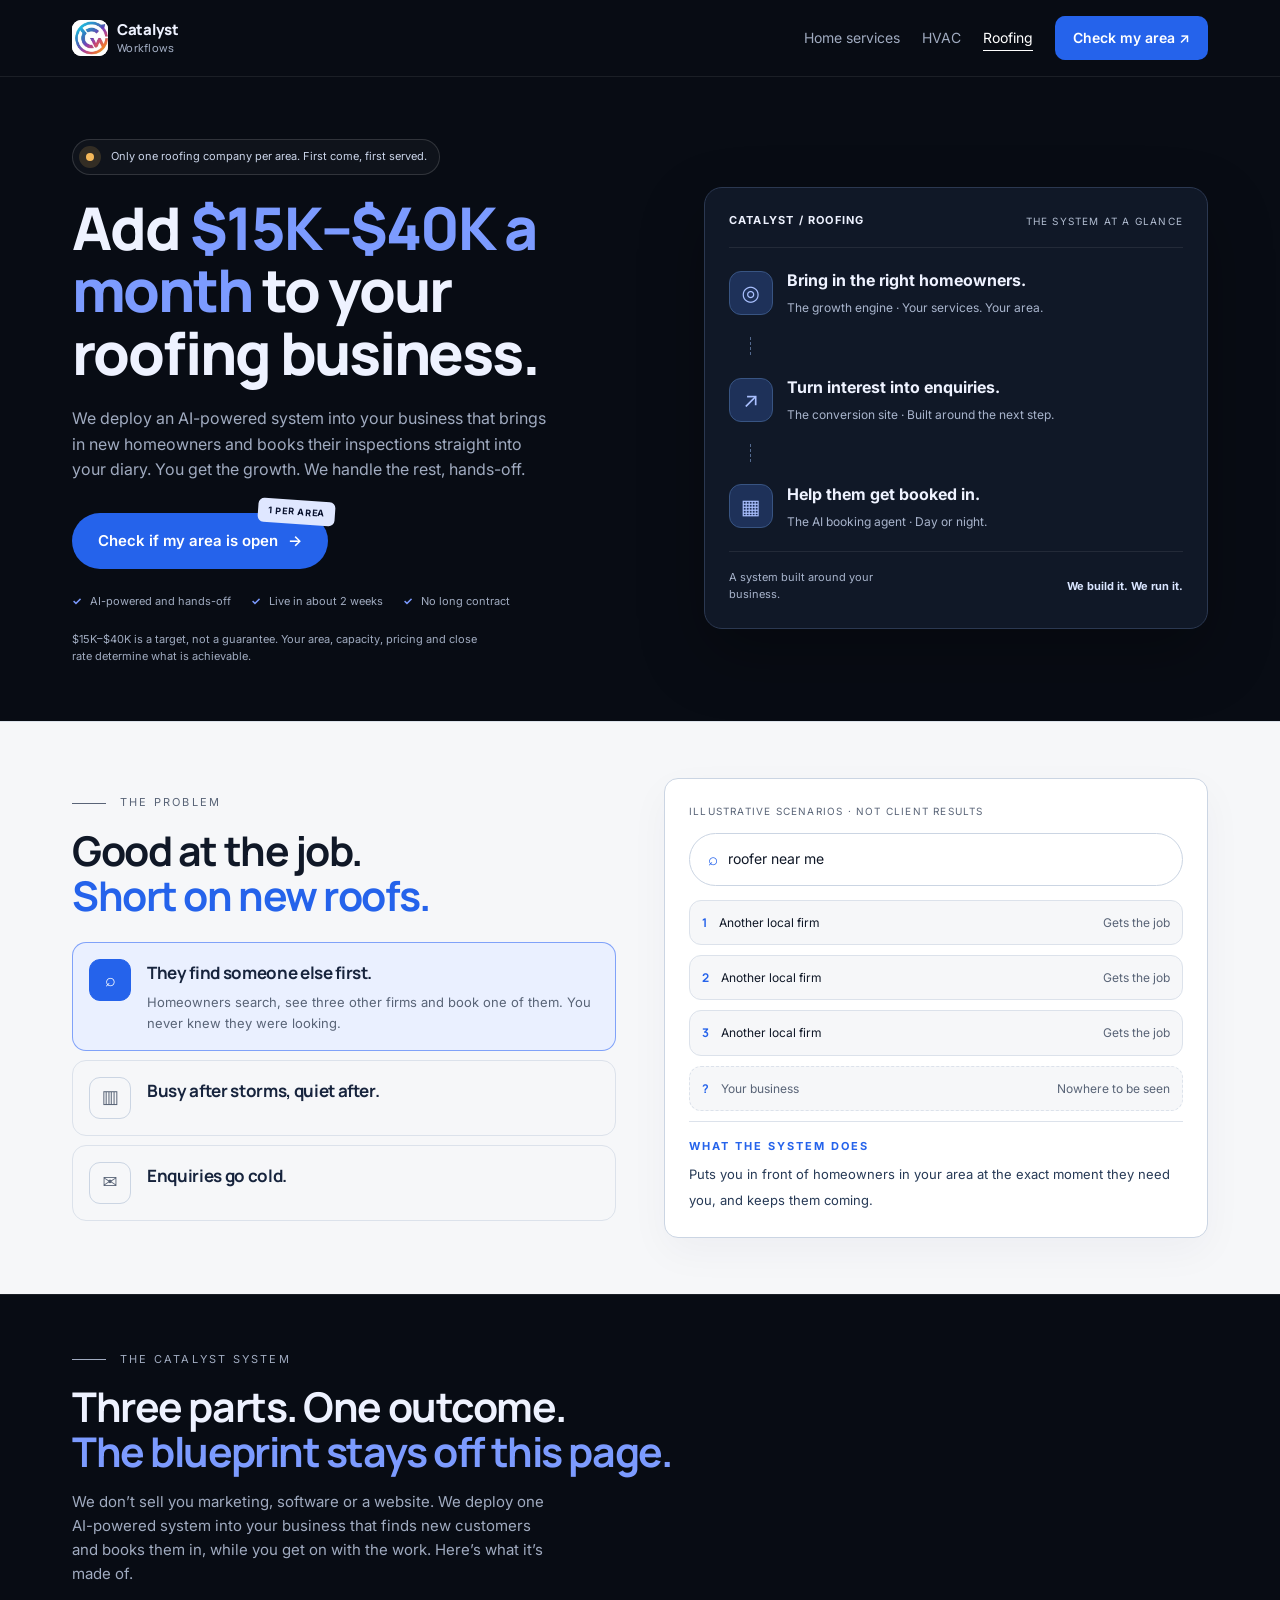
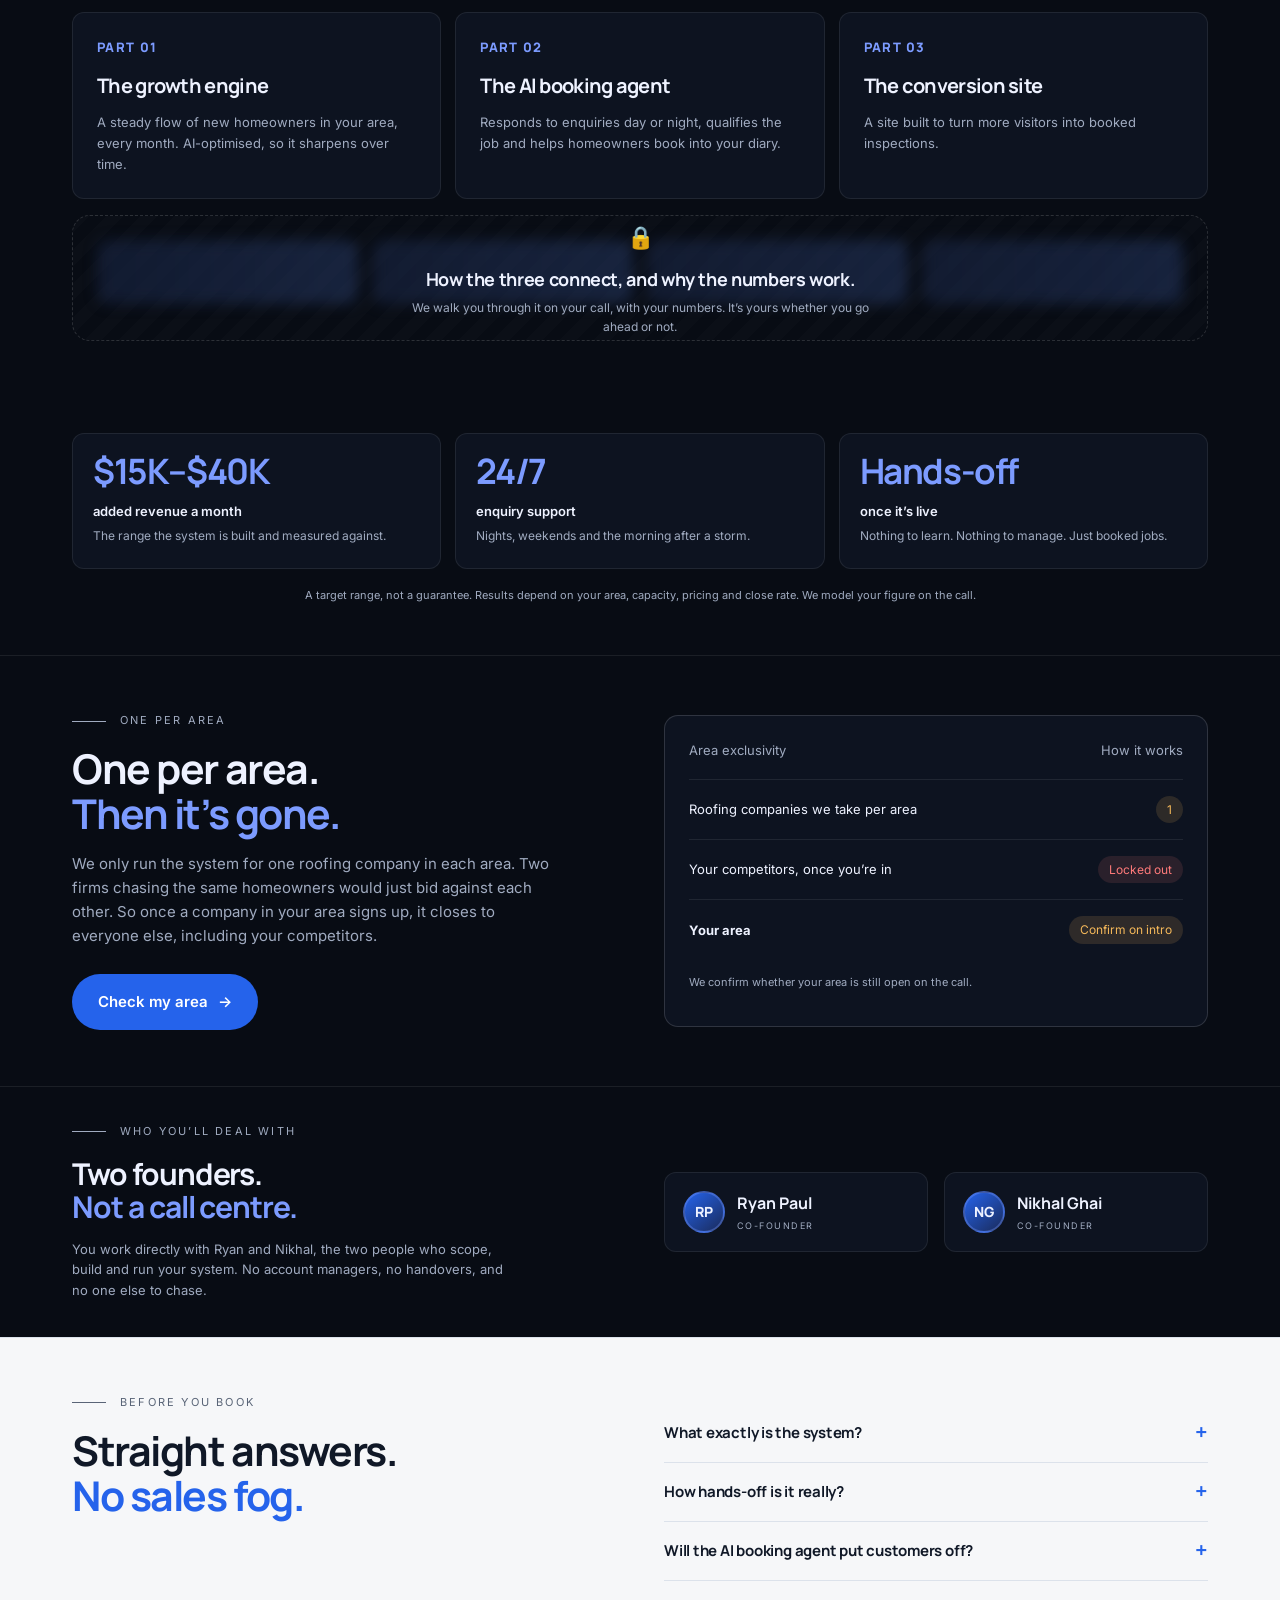
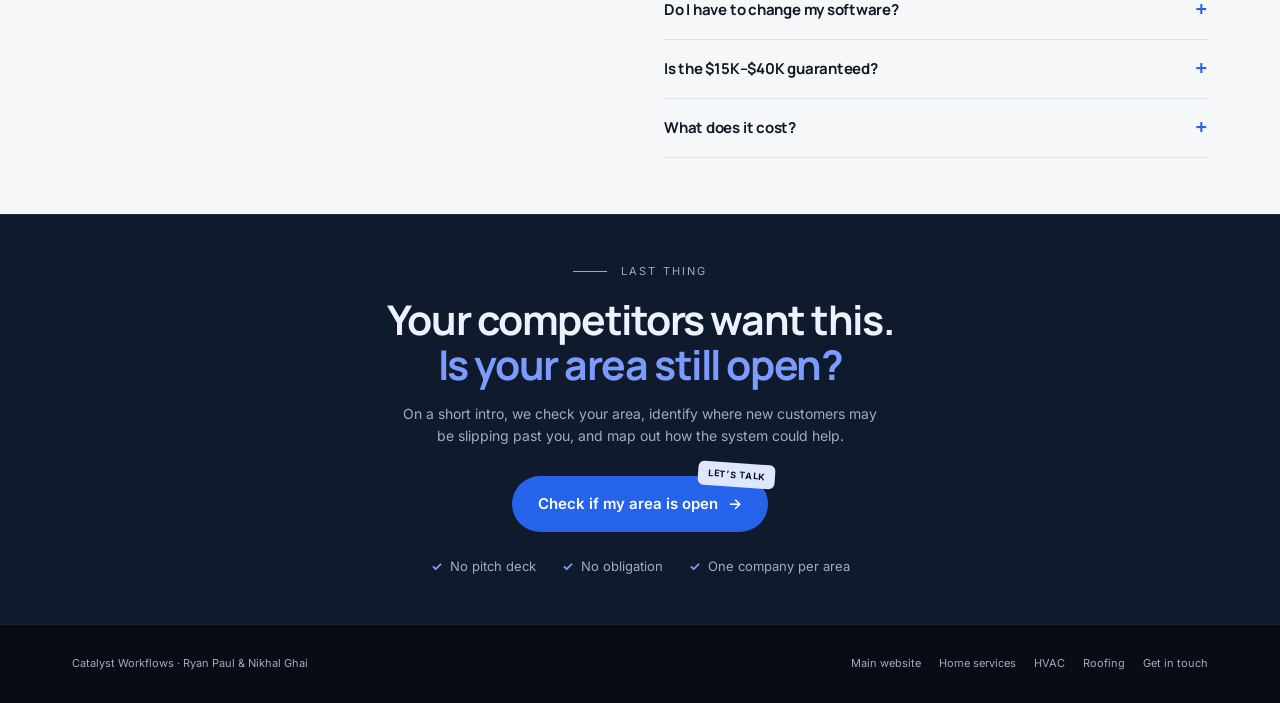
<file: roofing/index.html>
<!doctype html>
<html lang="en-GB"><head><meta charset="utf-8"><meta name="viewport" content="width=device-width, initial-scale=1"><title>AI-powered growth for roofing companies: add $15K–$40K a month | Catalyst Workflows</title><meta name="description" content="The AI-powered system we deploy into roofing businesses to bring in new customers and book inspections automatically. Built to add $15K–$40K a month, hands-off. One roofing company per area."><link rel="canonical" href="https://catalystworkflows.com/roofing/"><meta name="theme-color" content="#070b16"><meta property="og:type" content="website"><meta property="og:title" content="AI-powered growth for roofing companies: add $15K–$40K a month | Catalyst Workflows"><meta property="og:description" content="The AI-powered system we deploy into roofing businesses to bring in new customers and book inspections automatically. Built to add $15K–$40K a month, hands-off. One roofing company per area."><meta property="og:url" content="https://catalystworkflows.com/roofing/"><link rel="icon" href="/logo.png">
<link rel="preconnect" href="https://fonts.googleapis.com"><link rel="preconnect" href="https://fonts.gstatic.com" crossorigin><link href="https://fonts.googleapis.com/css2?family=Manrope:wght@600;700;800&family=Inter:wght@400;500;600;700&display=swap" rel="stylesheet">
<style>
:root{--bg:#070b16;--bg2:#0a1020;--panel:#0c1324;--line:rgba(255,255,255,.08);--line2:rgba(255,255,255,.14);--text:#eef2ff;--muted:#97a3bd;--dim:#5f6b85;--blue:#3b6ef6;--blue2:#2a58d6;--sky:#7c9bff;--amber:#f4b85a;--red:#ff7a7a;--green:#4fd1a1}
*{box-sizing:border-box}html{scroll-behavior:smooth;scroll-padding-top:90px}body{margin:0;background:var(--bg);color:var(--text);font-family:'DM Sans',system-ui,sans-serif;line-height:1.6;-webkit-font-smoothing:antialiased}
a{color:inherit}a:focus-visible,button:focus-visible,summary:focus-visible{outline:2px solid var(--sky);outline-offset:4px}
h1,h2,h3{font-family:'Manrope',system-ui,sans-serif;letter-spacing:-.035em;margin:0}h1 em,h2 em{font-style:normal;color:var(--sky)}
.wrap{max-width:1160px;margin:0 auto;padding:0 32px}
.skip{position:absolute;top:-80px;left:16px;z-index:50;background:#fff;color:#000;padding:10px}.skip:focus{top:10px}
/* nav */
.nav-shell{position:sticky;top:14px;z-index:40;padding:0 32px}.nav{max-width:1120px;margin:14px auto 0;display:flex;align-items:center;justify-content:space-between;gap:16px;padding:10px 10px 10px 22px;background:rgba(7,11,22,.82);backdrop-filter:blur(12px);-webkit-backdrop-filter:blur(12px);border:1px solid var(--line);border-radius:14px}
.brand{font-family:'Manrope',sans-serif;font-weight:800;font-size:16px;text-decoration:none;letter-spacing:-.02em}.brand span{color:var(--muted);font-weight:600}
.nav-links{display:flex;align-items:center;gap:22px;font-size:14px}.nav-links a{text-decoration:none;color:var(--muted)}.nav-links a:hover,.nav-links a[aria-current=page]{color:var(--text)}.nav-links a.btn{color:#fff}
.btn{display:inline-flex;align-items:center;justify-content:center;gap:10px;background:var(--blue);color:#fff;text-decoration:none;font-weight:600;border-radius:10px;padding:11px 18px;font-size:14px;border:0;cursor:pointer;transition:background .2s,transform .2s}.btn:hover{background:var(--blue2)}
.btn-ghost{background:transparent;border:1px solid var(--line2);color:var(--text)}.btn-ghost:hover{background:rgba(255,255,255,.05)}
.btn-big{position:relative;font-size:17px;padding:20px 34px;border-radius:999px;box-shadow:0 0 0 6px rgba(59,110,246,.14),0 18px 50px -12px rgba(59,110,246,.75)}.btn-big:hover{transform:translateY(-1px)}
.sticker{position:absolute;top:-15px;right:-18px;transform:rotate(4deg);background:#dfe7ff;color:#0b1430;font-size:11px;font-weight:700;letter-spacing:.08em;padding:5px 10px;border-radius:6px;box-shadow:0 6px 16px rgba(0,0,0,.35);white-space:nowrap}
/* hero */
.hero{position:relative;text-align:center;padding:110px 0 70px;overflow:hidden}
.hero::before{content:'';position:absolute;inset:-200px 0 auto;height:760px;background:radial-gradient(ellipse 620px 420px at 50% 30%,rgba(59,110,246,.30),transparent 70%);pointer-events:none}
.hero::after{content:'';position:absolute;inset:0;background-image:linear-gradient(rgba(255,255,255,.035) 1px,transparent 1px),linear-gradient(90deg,rgba(255,255,255,.035) 1px,transparent 1px);background-size:64px 64px;mask-image:radial-gradient(ellipse 60% 55% at 50% 30%,#000,transparent);-webkit-mask-image:radial-gradient(ellipse 60% 55% at 50% 30%,#000,transparent);pointer-events:none}
.hero>*{position:relative;z-index:1}
.pill{display:inline-flex;align-items:center;gap:10px;border:1px solid var(--line2);background:rgba(255,255,255,.03);border-radius:999px;padding:7px 16px 7px 8px;font-size:13px;color:#cbd5ea}
.dot{width:22px;height:22px;border-radius:50%;background:rgba(244,184,90,.16);display:grid;place-items:center}.dot::after{content:'';width:8px;height:8px;border-radius:50%;background:var(--amber);box-shadow:0 0 0 0 rgba(244,184,90,.6);animation:pulse 1.8s infinite}
@keyframes pulse{0%{box-shadow:0 0 0 0 rgba(244,184,90,.55)}70%{box-shadow:0 0 0 9px rgba(244,184,90,0)}100%{box-shadow:0 0 0 0 rgba(244,184,90,0)}}
.hero h1{font-size:clamp(42px,6.6vw,82px);line-height:1.02;margin:26px auto 22px;max-width:15ch;font-weight:800}
.hero .sub{font-size:clamp(17px,1.6vw,19px);color:var(--muted);max-width:56ch;margin:0 auto 40px}
.checks{display:flex;justify-content:center;gap:26px;flex-wrap:wrap;margin-top:30px;font-size:13px;color:var(--muted)}.checks span::before{content:'✓';color:var(--sky);margin-right:8px;font-weight:700}
.scroll-cue{margin-top:74px;font-size:11px;letter-spacing:.2em;color:var(--dim);text-transform:uppercase}.scroll-cue::after{content:'↓';display:block;margin-top:8px;font-size:15px;letter-spacing:0}
/* sections */
section{padding:100px 0}.bt{border-top:1px solid var(--line)}
.label{display:flex;align-items:center;gap:14px;font-size:11px;letter-spacing:.2em;text-transform:uppercase;color:var(--muted);margin-bottom:22px}.label::before{content:'';width:34px;height:1px;background:var(--dim)}
.h2{font-size:clamp(34px,4.4vw,56px);line-height:1.06;font-weight:700}.lead{color:var(--muted);font-size:17px;max-width:54ch;margin:22px 0 0}
.split{display:grid;grid-template-columns:1fr 1fr;gap:64px;align-items:center}
/* problem tabs */
.tabs{display:grid;gap:12px;margin-top:36px}.tab{display:flex;gap:16px;align-items:flex-start;text-align:left;width:100%;background:transparent;border:1px solid var(--line);border-radius:14px;padding:20px;color:var(--muted);cursor:pointer;font:inherit;transition:border-color .2s,background .2s}
.tab .ic{flex-shrink:0;width:42px;height:42px;border-radius:11px;border:1px solid var(--line2);display:grid;place-items:center;font-size:18px}.tab strong{display:block;font-family:'Manrope',sans-serif;font-size:19px;letter-spacing:-.02em;color:#c8d1e6}.tab p{display:none;margin:6px 0 0;font-size:15px}
.tab[aria-selected=true]{border-color:rgba(59,110,246,.6);background:var(--panel)}.tab[aria-selected=true] .ic{background:var(--blue);border-color:var(--blue)}.tab[aria-selected=true] strong{color:var(--text)}.tab[aria-selected=true] p{display:block}
.stage{background:linear-gradient(160deg,#101a33,var(--panel) 45%);border:1px solid var(--line2);border-radius:20px;padding:30px;min-height:470px;display:flex;flex-direction:column}
.screen{display:none;flex:1;flex-direction:column}.screen.on{display:flex}
.row{display:flex;justify-content:space-between;align-items:center;gap:12px;border:1px solid var(--line);background:rgba(7,11,22,.6);border-radius:12px;padding:15px 18px;margin-bottom:10px;font-size:14px}.row small{color:var(--dim);font-size:12px}.row .n{color:var(--sky);font-weight:700;margin-right:12px;font-family:'Manrope',sans-serif}
.row.you{border-style:dashed;color:var(--dim)}.tag{font-size:11px;border-radius:999px;padding:3px 10px;white-space:nowrap}.tag.red{background:rgba(255,122,122,.12);color:var(--red)}.tag.dim{color:var(--dim)}
.search{display:flex;align-items:center;gap:10px;border:1px solid var(--line2);border-radius:999px;padding:12px 18px;margin-bottom:14px;font-size:14px}.search::before{content:'⌕';color:var(--sky);font-size:17px}
.fix{margin-top:auto;padding-top:22px;border-top:1px solid var(--line)}.fix b{display:block;font-size:11px;letter-spacing:.18em;color:var(--sky);margin-bottom:6px}.fix span{font-size:15px;color:#d5dcec}
.bars-head{display:flex;justify-content:space-between;align-items:baseline;font-size:14px;margin-bottom:18px}.bars-head small{color:var(--dim);font-size:12px}
.bars{display:grid;grid-template-columns:repeat(12,1fr);gap:8px;align-items:end;height:190px;border-bottom:1px solid var(--line2)}.bars i{display:block;border-radius:6px 6px 0 0;background:linear-gradient(180deg,var(--sky),var(--blue))}.bars i.low{background:#1d2a4a}
.months{display:grid;grid-template-columns:repeat(12,1fr);gap:8px;text-align:center;font-size:11px;color:var(--dim);margin-top:8px}.bars-note{font-size:14px;color:var(--muted);margin:16px 0 0}
/* system teaser */
.parts{display:grid;grid-template-columns:repeat(3,1fr);gap:16px;margin-top:48px}
.part{background:var(--panel);border:1px solid var(--line);border-radius:18px;padding:30px}.part .num{font-family:'Manrope',sans-serif;font-weight:800;font-size:13px;color:var(--sky);letter-spacing:.1em}.part h3{font-size:23px;margin:16px 0 10px}.part p{color:var(--muted);font-size:15px;margin:0}
.vault{position:relative;margin-top:16px;border:1px dashed var(--line2);border-radius:18px;padding:34px;overflow:hidden;background:repeating-linear-gradient(135deg,rgba(255,255,255,.015) 0 12px,transparent 12px 24px)}
.vault .blur{filter:blur(7px);opacity:.55;user-select:none;display:grid;grid-template-columns:repeat(4,1fr);gap:14px}.vault .blur div{height:74px;border-radius:12px;background:linear-gradient(90deg,#1a2747,#24365f)}
.vault .lock{position:absolute;inset:0;display:flex;flex-direction:column;align-items:center;justify-content:center;text-align:center;padding:20px}.vault .lock strong{font-family:'Manrope',sans-serif;font-size:21px;letter-spacing:-.02em}.vault .lock span{color:var(--muted);font-size:14px;margin-top:4px}.vault .lock i{font-style:normal;font-size:22px;margin-bottom:10px}
/* outcome */
.stats{display:grid;grid-template-columns:repeat(3,1fr);gap:16px;margin-top:48px}.stat{background:var(--panel);border:1px solid var(--line);border-radius:18px;padding:30px}.stat strong{display:block;font-family:'Manrope',sans-serif;font-size:clamp(38px,4.4vw,54px);letter-spacing:-.04em;line-height:1;color:var(--sky)}.stat span{display:block;margin-top:12px;font-weight:600}.stat small{color:var(--muted);font-size:14px}
.fine{font-size:12px;color:var(--dim);margin-top:18px;text-align:center}
/* chips */
.chips{display:flex;flex-wrap:wrap;gap:10px}.chip{border:1px solid var(--line2);border-radius:999px;padding:10px 16px;font-size:14px;color:#d5dcec;background:rgba(255,255,255,.02)}.chip::before{content:'⌕';color:var(--sky);margin-right:8px}
/* fomo */
.fomo{position:relative;overflow:hidden}.fomo::before{content:'';position:absolute;inset:0;background:radial-gradient(ellipse 560px 360px at 20% 20%,rgba(59,110,246,.22),transparent 70%);pointer-events:none}.fomo>*{position:relative}
.area{background:var(--panel);border:1px solid var(--line2);border-radius:20px;padding:30px}.area-top{display:flex;justify-content:space-between;align-items:center;font-size:13px;color:var(--muted);padding-bottom:18px;border-bottom:1px solid var(--line)}
.area-row{display:flex;justify-content:space-between;align-items:center;padding:18px 0;border-bottom:1px solid var(--line);font-size:15px}.area-row:last-of-type{border-bottom:0}.area-row em{white-space:nowrap;font-style:normal;font-size:12px;border-radius:999px;padding:4px 11px}
.taken{background:rgba(255,122,122,.12);color:var(--red)}.open{background:rgba(244,184,90,.14);color:var(--amber)}.blurred{filter:blur(5px);user-select:none}
.cta-row{display:flex;gap:14px;align-items:center;flex-wrap:wrap;margin-top:40px}
/* founders */
.founders{display:grid;grid-template-columns:1fr 1fr;gap:16px}.person{background:var(--panel);border:1px solid var(--line);border-radius:18px;padding:26px;display:flex;gap:18px;align-items:center}.av{flex-shrink:0;width:64px;height:64px;border-radius:50%;display:grid;place-items:center;font-family:'Manrope',sans-serif;font-weight:800;font-size:20px;background:linear-gradient(140deg,var(--blue),#1a2b5c);border:2px solid rgba(124,155,255,.35)}.person strong{font-family:'Manrope',sans-serif;font-size:19px}.person small{display:block;font-size:11px;letter-spacing:.16em;text-transform:uppercase;color:var(--muted);margin-top:2px}
/* faq */
.faq{margin-top:10px}.faq details{border-bottom:1px solid var(--line);padding:22px 0}.faq summary{cursor:pointer;list-style:none;display:flex;justify-content:space-between;gap:20px;font-family:'Manrope',sans-serif;font-weight:700;font-size:18px;letter-spacing:-.015em}.faq summary::-webkit-details-marker{display:none}.faq summary::after{content:'+';color:var(--sky);font-size:22px;line-height:1;transition:transform .2s}.faq details[open] summary::after{transform:rotate(45deg)}.faq p{color:var(--muted);margin:12px 0 0;max-width:68ch}
/* final */
.final{text-align:center;position:relative;overflow:hidden}.final::before{content:'';position:absolute;inset:0;background:radial-gradient(ellipse 640px 380px at 50% 100%,rgba(59,110,246,.28),transparent 70%);pointer-events:none}.final>*{position:relative}.final .h2{max-width:22ch;margin:0 auto}.final .lead{margin:22px auto 44px}
footer{border-top:1px solid var(--line);padding:30px 0;font-size:13px;color:var(--dim)}.foot{display:flex;justify-content:space-between;gap:20px;flex-wrap:wrap}.foot nav{display:flex;gap:18px;flex-wrap:wrap}.foot a{text-decoration:none;color:var(--muted)}.foot a:hover{color:var(--text)}
@media(max-width:900px){.split{grid-template-columns:1fr;gap:40px}.parts,.stats{grid-template-columns:1fr}.founders{grid-template-columns:1fr}.vault .blur{grid-template-columns:1fr 1fr}.nav-links a:not(.btn){display:none}section{padding:76px 0}}
@media(max-width:560px){.wrap{padding:0 18px}.nav-shell{padding:0 12px}.nav{padding-left:16px}.hero{padding:76px 0 52px}.btn-big{width:100%;font-size:16px;padding:18px 22px}.sticker{right:6px}.checks{gap:10px 18px}.stage{padding:20px;min-height:0}.part,.stat,.area{padding:24px}.row{padding:13px 14px}.vault{padding:22px}.scroll-cue{margin-top:52px}}
@media(prefers-reduced-motion:reduce){html{scroll-behavior:auto}*{animation:none!important;transition:none!important}}
/* Match the main site's dark hero and bright editorial sections. */
:root{--bg:#080c14;--panel:#0d1320;--blue:#2563eb;--blue2:#1d4ed8;--dim:#a0abc0;--muted:#a0abc0}
body{font-family:Inter,system-ui,sans-serif}.wrap{max-width:1200px}
.nav-shell{position:relative;top:0;padding:0;border-bottom:1px solid var(--line)}.nav{max-width:1200px;margin:0 auto;padding:12px 32px;border:0;border-radius:0;min-height:76px;background:var(--bg)}
.brand{display:flex;align-items:center;gap:9px;width:174px;height:44px;flex-shrink:0;text-decoration:none}.brand-mark{display:block;position:relative;overflow:hidden;width:36px;height:36px;flex:none;background:#fff;border-radius:9px}.brand .brand-mark img{position:absolute;width:152px;height:152px;max-width:none;left:-14px;top:-59px}.brand .brand-wordmark{color:#eef2ff;font-size:15px;font-weight:800;line-height:1.1;letter-spacing:-.02em}.brand .brand-wordmark small{display:block;color:#a0abc0;font-size:11px;font-weight:500;letter-spacing:.025em;margin-top:3px}
.nav-links a[aria-current=page]{color:#fff;text-decoration:underline;text-underline-offset:7px}
.hero{padding:62px 0 44px;text-align:left}.hero::before,.hero::after,.fomo::before,.final::before{display:none}
.hero-layout{display:grid;grid-template-columns:1.13fr 1fr;gap:62px;align-items:center}.hero h1{font-size:clamp(42px,4.6vw,62px);line-height:1.06;max-width:17ch;margin:22px 0}.hero .sub{font-size:16px;max-width:48ch;margin:0 0 30px}
.hero .pill{font-size:11px;padding:6px 12px 6px 6px}.hero .checks{justify-content:flex-start;gap:10px 20px;font-size:11px;margin-top:24px}.hero .fine{text-align:left;max-width:58ch;margin-top:20px;font-size:11px}
.btn-big{box-shadow:none;padding:16px 26px;font-size:15px}.sticker{font-size:9px;right:-7px;top:-13px;box-shadow:none}
.system-visual{border:1px solid #2b3851;border-radius:18px;background:#101827;padding:24px;box-shadow:0 26px 65px #0004}.visual-top{display:flex;justify-content:space-between;gap:12px;align-items:center;padding-bottom:18px;border-bottom:1px solid var(--line);font-size:10px;letter-spacing:.12em;text-transform:uppercase;color:#b2bdd1}.visual-top b{font-size:11px;color:#eef2ff}.visual-step{display:flex;gap:14px;padding:20px 0;align-items:center}.visual-icon{display:grid;place-items:center;flex:none;width:44px;height:44px;border-radius:12px;color:#aac0ff;background:#1e3159;border:1px solid #385482;font-size:21px}.visual-step strong{display:block;font-size:16px}.visual-step p{font-size:12px;color:#a8b4cc;margin:4px 0 0}.visual-connector{height:18px;margin-left:21px;border-left:1px dashed #53698e}.visual-footer{border-top:1px solid var(--line);padding-top:17px;display:flex;align-items:center;justify-content:space-between;gap:14px;font-size:11px;color:#a8b4cc}.visual-footer b{color:#d9e5ff}.visual-footer span{max-width:24ch}
section{padding:56px 0}.h2{font-size:clamp(30px,3.2vw,44px);line-height:1.1}.label{margin-bottom:16px}.lead{font-size:15px;margin-top:16px}.split{gap:48px}.tabs{margin-top:24px;gap:9px}.tab{padding:16px}.tab strong{font-size:17px}.tab p{font-size:13px}.stage{min-height:380px;padding:24px;border-radius:14px}.row{font-size:12px;padding:12px}.fix span{font-size:13px}.fix{padding-top:16px}.bars{height:150px}
.light{--text:#101827;--muted:#596477;--dim:#596477;--line:#dce2eb;--line2:#cbd5e3;--panel:#fff;--sky:#2563eb;background:#f6f7f9;color:var(--text)}.light h2 em{color:#2563eb}.light .tab strong{color:#17243d}.light .tab[aria-selected=true]{background:#eaf0ff}.light .tab[aria-selected=true] .ic{color:#fff}.light .stage{background:#fff;box-shadow:0 14px 40px #1524440a}.light .row{background:#f6f7f9}.light .fix span{color:#273a56}.light .tag.red{color:#a23040;background:#fce9ed}.light .bars i.low{background:#d3dded}.light .chip{color:#31435f;background:#fff}.light .faq p{color:#596477}
.parts{margin-top:26px;gap:14px}.part{padding:24px;border-radius:12px}.part h3{font-size:20px;margin-top:12px}.part p{font-size:13px}.vault{margin-top:16px;padding:24px;min-height:126px}.vault .lock strong{font-size:18px}.vault .lock span{font-size:12px;max-width:58ch}.vault .blur div{height:64px}
.stats{margin-top:24px;gap:14px}.stat{padding:20px;border-radius:12px}.stat strong{font-size:35px}.stat span{font-size:13px}.stat small{font-size:12px}.fine{font-size:11px}.outcomes{padding-top:12px;padding-bottom:40px}.outcomes .label,.outcomes .h2{display:none}
.area{padding:24px;border-radius:14px}.area-row{font-size:13px;padding:16px 0}.fomo .cta-row{margin-top:26px}.team{padding:36px 0}.team .h2{font-size:30px}.team .lead{font-size:13px}.person{padding:18px;gap:12px;border-radius:12px}.person strong{font-size:16px}.av{width:42px;height:42px;font-size:14px}.person small{font-size:9px}.faq summary{font-size:15px}.faq details{padding:17px 0}.faq p{font-size:13px}.final{padding:48px 0;background:#101a2d}.final .lead{margin:16px auto 28px;font-size:14px}.final .checks{margin-top:24px}.foot{font-size:11px}
@media(max-width:1000px){.hero-layout{gap:32px}.hero h1{font-size:48px}.hero .pill{font-size:10px}.founders{grid-template-columns:1fr}.split{gap:32px}}
@media(max-width:760px){.nav{flex-wrap:wrap;gap:12px;padding:12px 20px}.brand{width:150px;height:42px}.brand img{width:150px;height:150px;top:-56px}.nav-links{gap:14px;font-size:11px}.nav-links a:not(.btn){display:inline}.nav-links .btn{padding:8px 12px;font-size:11px}.nav-links a:first-child{display:none}.hero{padding:36px 0}.hero-layout{grid-template-columns:1fr;gap:34px}.hero h1{font-size:46px;max-width:18ch}.hero .sub{max-width:55ch}.hero .checks{gap:8px 14px}.hero .fine{margin-top:16px}.system-visual{padding:20px}.visual-step{padding:15px 0}.visual-connector{height:12px}section{padding:40px 0}.split{grid-template-columns:1fr;gap:28px}.stage{min-height:340px}.parts{grid-template-columns:1fr}.stats{grid-template-columns:1fr 1fr 1fr;gap:8px}.stat{padding:14px 12px}.stat strong{font-size:23px}.stat span{font-size:11px}.stat small{font-size:10px}.founders{grid-template-columns:1fr 1fr}.person{padding:14px 10px}.person strong{font-size:13px}.person small{font-size:8px}.av{width:32px;height:32px;font-size:11px}.vault .lock strong{font-size:16px}.vault .lock span{font-size:11px}.team{padding:30px 0}}
@media(max-width:420px){.nav-links{gap:10px}.nav{gap:10px;padding:12px 18px}.brand{width:136px}.brand img{width:144px;height:144px;top:-52px;left:-3px}.hero h1{font-size:42px}.hero .pill{font-size:9px}.stat strong{font-size:21px}.hero .btn-big{width:auto;max-width:100%}.wrap{padding:0 20px}.row{font-size:11px}.row small{font-size:10px}}
</style></head>
<body><a class="skip" href="#main">Skip to content</a>
<div class="nav-shell"><header class="nav"><a class="brand" href="/" aria-label="Catalyst Workflows home"><span class="brand-mark" aria-hidden="true"><img src="/logo.png" width="152" height="152" alt=""></span><span class="brand-wordmark">Catalyst<small>Workflows</small></span></a><nav class="nav-links" aria-label="Main navigation"><a href="/home-services/">Home services</a><a href="/hvac/">HVAC</a><a href="/roofing/" aria-current="page">Roofing</a><a class="btn" href="https://calendly.com/ryanpaulkj18/30min">Check my area ↗</a></nav></header></div>
<main id="main">
<section class="hero"><div class="wrap hero-layout"><div>
<span class="pill"><span class="dot" aria-hidden="true"></span>Only one roofing company per area. First come, first served.</span>
<h1>Add <em>$15K–$40K a month</em> to your roofing business.</h1>
<p class="sub">We deploy an AI-powered system into your business that brings in new homeowners and books their inspections straight into your diary. You get the growth. We handle the rest, hands-off.</p>
<a class="btn btn-big" href="https://calendly.com/ryanpaulkj18/30min">Check if my area is open <span aria-hidden="true">→</span><span class="sticker">1 PER AREA</span></a>
<div class="checks"><span>AI-powered and hands-off</span><span>Live in about 2 weeks</span><span>No long contract</span></div>
<p class="fine">$15K–$40K is a target, not a guarantee. Your area, capacity, pricing and close rate determine what is achievable.</p>
</div><aside class="system-visual" aria-label="Overview of the Catalyst system">
<div class="visual-top"><b>Catalyst / Roofing</b><span>The system at a glance</span></div>
<div class="visual-step"><span class="visual-icon" aria-hidden="true">◎</span><div><strong>Bring in the right homeowners.</strong><p>The growth engine · Your services. Your area.</p></div></div>
<div class="visual-connector" aria-hidden="true"></div>
<div class="visual-step"><span class="visual-icon" aria-hidden="true">↗</span><div><strong>Turn interest into enquiries.</strong><p>The conversion site · Built around the next step.</p></div></div>
<div class="visual-connector" aria-hidden="true"></div>
<div class="visual-step"><span class="visual-icon" aria-hidden="true">▦</span><div><strong>Help them get booked in.</strong><p>The AI booking agent · Day or night.</p></div></div>
<div class="visual-footer"><span>A system built around your business.</span><b>We build it. We run it.</b></div>
</aside>
</div></section>

<section class="bt light" id="problem"><div class="wrap split">
<div><div class="label">The problem</div><h2 class="h2">Good at the job.<br><em>Short on new roofs.</em></h2>
<div class="tabs" role="tablist" aria-label="Where new customers are being lost">
<button class="tab" role="tab" id="t0" aria-selected="true" aria-controls="s0"><span class="ic" aria-hidden="true">⌕</span><span><strong>They find someone else first.</strong><p>Homeowners search, see three other firms and book one of them. You never knew they were looking.</p></span></button>
<button class="tab" role="tab" id="t1" aria-selected="false" aria-controls="s1" tabindex="-1"><span class="ic" aria-hidden="true">▥</span><span><strong>Busy after storms, quiet after.</strong><p>A storm floods you with work. Then the diary goes quiet for weeks and the crew sits idle.</p></span></button>
<button class="tab" role="tab" id="t2" aria-selected="false" aria-controls="s2" tabindex="-1"><span class="ic" aria-hidden="true">✉</span><span><strong>Enquiries go cold.</strong><p>You’re on a job, it’s after hours, or a message sits unanswered. By the time you reply, they’ve booked someone else.</p></span></button>
</div></div>
<div class="stage"><p style="font-size:10px;letter-spacing:.12em;text-transform:uppercase;margin:0 0 14px;color:var(--muted)">Illustrative scenarios · not client results</p>
<div class="screen on" id="s0" role="tabpanel" aria-labelledby="t0">
<div class="search">roofer near me</div>
<div class="row"><span><span class="n">1</span>Another local firm</span><small>Gets the job</small></div>
<div class="row"><span><span class="n">2</span>Another local firm</span><small>Gets the job</small></div>
<div class="row"><span><span class="n">3</span>Another local firm</span><small>Gets the job</small></div>
<div class="row you"><span><span class="n">?</span>Your business</span><small>Nowhere to be seen</small></div>
<div class="fix"><b>WHAT THE SYSTEM DOES</b><span>Puts you in front of homeowners in your area at the exact moment they need you, and keeps them coming.</span></div></div>
<div class="screen" id="s1" role="tabpanel" aria-labelledby="t1" hidden>
<div class="bars-head"><span>New customers by month</span><small>Without the system</small></div>
<div class="bars" aria-hidden="true"><i style="height:34%" class=low></i><i style="height:28%" class=low></i><i style="height:46%"></i><i style="height:64%"></i><i style="height:72%"></i><i style="height:58%"></i><i style="height:40%"></i><i style="height:36%" class=low></i><i style="height:62%"></i><i style="height:100%"></i><i style="height:84%"></i><i style="height:38%" class=low></i></div>
<div class="months" aria-hidden="true"><span>J</span><span>F</span><span>M</span><span>A</span><span>M</span><span>J</span><span>J</span><span>A</span><span>S</span><span>O</span><span>N</span><span>D</span></div>
<p class="bars-note">Flat out after a storm. Quiet in between.</p>
<div class="fix"><b>WHAT THE SYSTEM DOES</b><span>Keeps a steady flow of new customers coming in every month, and turns it up when you want more.</span></div></div>
<div class="screen" id="s2" role="tabpanel" aria-labelledby="t2" hidden>
<div class="row"><span>New enquiry <small>&nbsp;6:58pm</small></span><span class="tag red">Booked elsewhere</span></div>
<div class="row"><span>Website form <small>&nbsp;Sun 10:20am</small></span><span class="tag red">Replied too late</span></div>
<div class="row"><span>Message <small>&nbsp;no reply</small></span><span class="tag red">Gone</span></div>
<div class="row you"><span>The roofs you never get to quote</span><span class="tag dim">Never knew</span></div>
<div class="fix"><b>WHAT THE SYSTEM DOES</b><span>An AI booking agent responds day or night, qualifies the job and helps homeowners book into your diary.</span></div></div>
</div></div></section>

<section class="bt"><div class="wrap">
<div class="label">The Catalyst system</div><h2 class="h2">Three parts. One outcome.<br><em>The blueprint stays off this page.</em></h2>
<p class="lead">We don’t sell you marketing, software or a website. We deploy one AI-powered system into your business that finds new customers and books them in, while you get on with the work. Here’s what it’s made of.</p>
<div class="parts">
<article class="part"><div class="num">PART 01</div><h3>The growth engine</h3><p>A steady flow of new homeowners in your area, every month. AI-optimised, so it sharpens over time.</p></article>
<article class="part"><div class="num">PART 02</div><h3>The AI booking agent</h3><p>Responds to enquiries day or night, qualifies the job and helps homeowners book into your diary.</p></article>
<article class="part"><div class="num">PART 03</div><h3>The conversion site</h3><p>A site built to turn more visitors into booked inspections.</p></article>
</div>
<div class="vault"><div class="blur" aria-hidden="true"><div></div><div></div><div></div><div></div></div><div class="lock"><i aria-hidden="true">🔒</i><strong>How the three connect, and why the numbers work.</strong><span>We walk you through it on your call, with your numbers. It’s yours whether you go ahead or not.</span></div></div>
</div></section>

<section class="outcomes"><div class="wrap">
<div class="label">What it looks like</div><h2 class="h2">The outcome,<br><em>not the jargon.</em></h2>
<div class="stats">
<div class="stat"><strong>$15K–$40K</strong><span>added revenue a month</span><small>The range the system is built and measured against.</small></div>
<div class="stat"><strong>24/7</strong><span>enquiry support</span><small>Nights, weekends and the morning after a storm.</small></div>
<div class="stat"><strong>Hands-off</strong><span>once it’s live</span><small>Nothing to learn. Nothing to manage. Just booked jobs.</small></div>
</div>
<p class="fine">A target range, not a guarantee. Results depend on your area, capacity, pricing and close rate. We model your figure on the call.</p>
</div></section>

<section class="bt fomo" id="area"><div class="wrap split">
<div><div class="label">One per area</div><h2 class="h2">One per area.<br><em>Then it’s gone.</em></h2><p class="lead">We only run the system for one roofing company in each area. Two firms chasing the same homeowners would just bid against each other. So once a company in your area signs up, it closes to everyone else, including your competitors.</p>
<div class="cta-row"><a class="btn btn-big" href="https://calendly.com/ryanpaulkj18/30min">Check my area <span aria-hidden="true">→</span></a></div></div>
<div class="area" aria-label="How area exclusivity works">
<div class="area-top"><span>Area exclusivity</span><span>How it works</span></div>
<div class="area-row"><span>Roofing companies we take per area</span><em class="open">1</em></div>
<div class="area-row"><span>Your competitors, once you’re in</span><em class="taken">Locked out</em></div>
<div class="area-row"><strong>Your area</strong><em class="open">Confirm on intro</em></div>
<p class="fine" style="text-align:left;margin-top:14px">We confirm whether your area is still open on the call.</p>
</div></div></section>

<section class="bt team"><div class="wrap split">
<div><div class="label">Who you’ll deal with</div><h2 class="h2">Two founders.<br><em>Not a call centre.</em></h2><p class="lead">You work directly with Ryan and Nikhal, the two people who scope, build and run your system. No account managers, no handovers, and no one else to chase.</p></div>
<div class="founders"><div class="person"><div class="av" aria-hidden="true">RP</div><div><strong>Ryan Paul</strong><small>Co-founder</small></div></div><div class="person"><div class="av" aria-hidden="true">NG</div><div><strong>Nikhal Ghai</strong><small>Co-founder</small></div></div></div>
</div></section>

<section class="bt light"><div class="wrap split" style="align-items:start">
<div><div class="label">Before you book</div><h2 class="h2">Straight answers.<br><em>No sales fog.</em></h2></div>
<div class="faq">
<details><summary>What exactly is the system?</summary><p>An AI-powered growth system with three parts: a growth engine that brings new homeowners to you, an AI booking agent that books them in, and a site built to convert. How they connect for your business is what we map out on the call.</p></details>
<details><summary>How hands-off is it really?</summary><p>After a short setup call and a quick review in the first week, it runs without you. We manage and improve it in the background. You get booked jobs in your diary and a short monthly update.</p></details>
<details><summary>Will the AI booking agent put customers off?</summary><p>You see exactly how it handles real enquiries before it goes live, and you approve what it says. Anything outside its instructions goes straight to you. If you’re not happy with it, it doesn’t go live.</p></details>
<details><summary>Do I have to change my software?</summary><p>No. The booking agent works with the calendar and tools you already use. We confirm what connects before anything is built.</p></details>
<details><summary>Is the $15K–$40K guaranteed?</summary><p>No, and anyone who guarantees a number without seeing your business is guessing. It’s the range the system is built and measured against. We model your likely figure on the call, then report against it every month.</p></details>
<details><summary>What does it cost?</summary><p>It depends on your area and how hard you want to grow, so a number here would be a guess. You get a clear price on the call, with any media spend shown separately. No long contract.</p></details>
</div></div></section>

<section class="bt final"><div class="wrap">
<div class="label" style="justify-content:center">Last thing</div>
<h2 class="h2">Your competitors want this.<br><em>Is your area still open?</em></h2>
<p class="lead">On a short intro, we check your area, identify where new customers may be slipping past you, and map out how the system could help.</p>
<a class="btn btn-big" href="https://calendly.com/ryanpaulkj18/30min">Check if my area is open <span aria-hidden="true">→</span><span class="sticker">LET’S TALK</span></a>
<div class="checks"><span>No pitch deck</span><span>No obligation</span><span>One company per area</span></div>
</div></section>
</main>
<footer><div class="wrap foot"><span>Catalyst Workflows &middot; Ryan Paul &amp; Nikhal Ghai</span><nav aria-label="Footer"><a href="/">Main website</a><a href="/home-services/">Home services</a><a href="/hvac/">HVAC</a><a href="/roofing/">Roofing</a><a href="mailto:ryan@catalystworkflows.com">Get in touch</a></nav></div></footer>
<script>
(function(){var tabs=[].slice.call(document.querySelectorAll('.tab'));function sel(i){tabs.forEach(function(t,j){var on=i===j;t.setAttribute('aria-selected',on);t.tabIndex=on?0:-1;var s=document.getElementById(t.getAttribute('aria-controls'));s.hidden=!on;s.classList.toggle('on',on);});}
tabs.forEach(function(t,i){t.addEventListener('click',function(){sel(i);});t.addEventListener('keydown',function(e){var k=e.key==='ArrowDown'||e.key==='ArrowRight'?1:e.key==='ArrowUp'||e.key==='ArrowLeft'?-1:0;if(k){e.preventDefault();var n=(i+k+tabs.length)%tabs.length;sel(n);tabs[n].focus();}});});})();
</script>
</body></html>
</file>
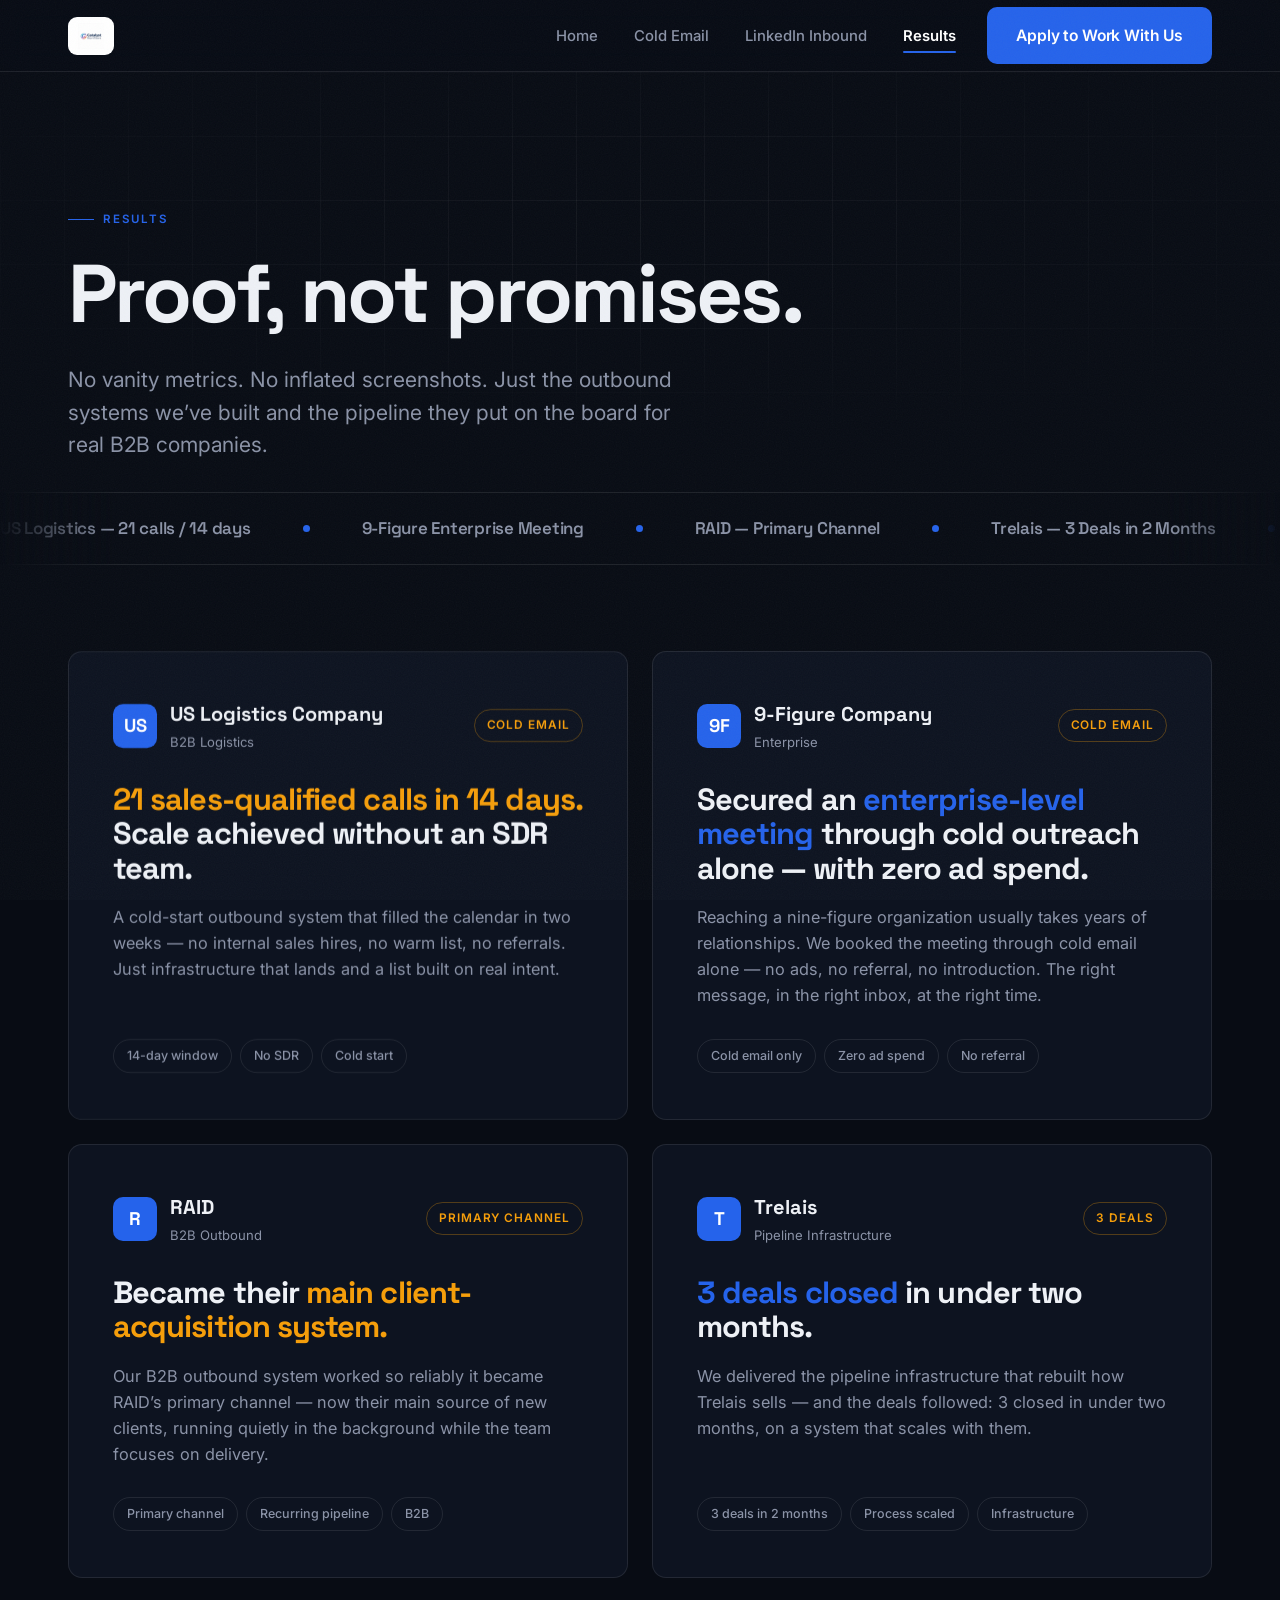
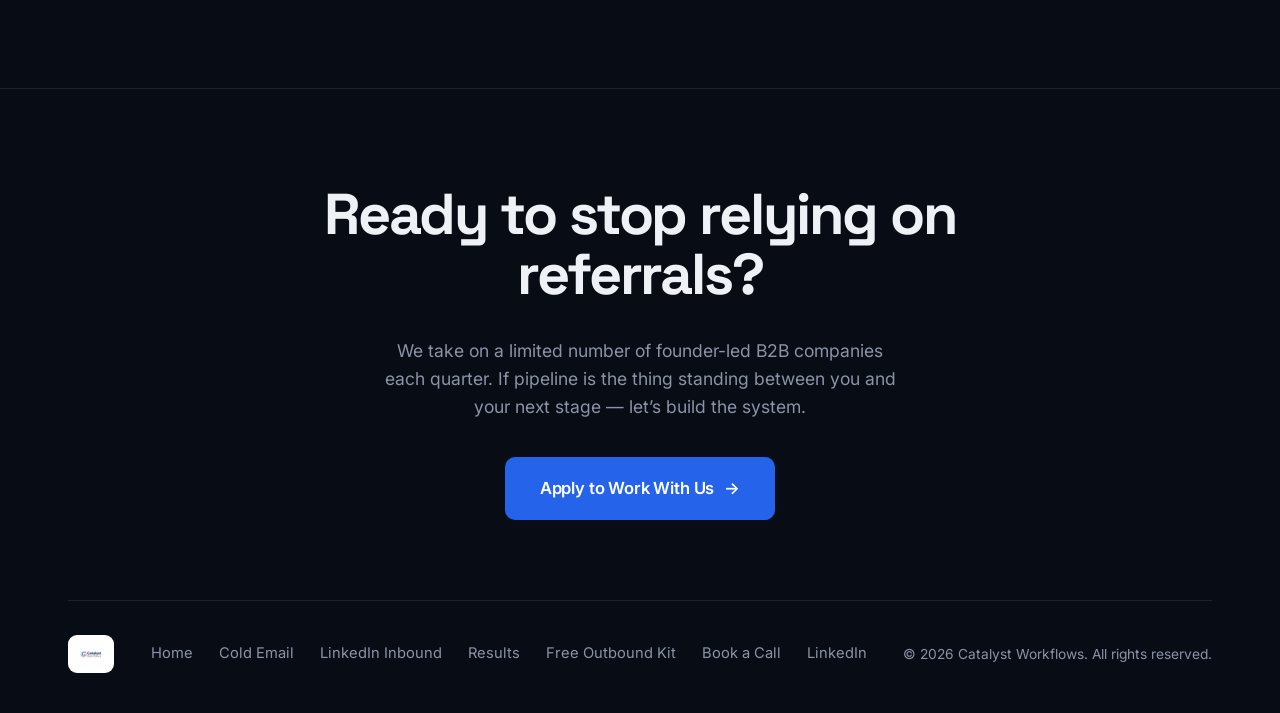
<file: case-studies.html>
<!DOCTYPE html>
<html lang="en">
<head>
  <meta charset="UTF-8" />
  <meta name="viewport" content="width=device-width, initial-scale=1.0" />
  <title>Results — Catalyst Workflows</title>
  <meta name="description" content="Real outbound systems, real pipeline. a US logistics company, a 9-figure enterprise meeting, RAID, and Trelais — proof, not promises." />
  <link rel="preconnect" href="https://fonts.googleapis.com" />
  <link rel="preconnect" href="https://fonts.gstatic.com" crossorigin />
  <link href="https://fonts.googleapis.com/css2?family=Space+Grotesk:wght@500;600;700&family=Inter:wght@400;500;600;700&display=swap" rel="stylesheet" />
  <link rel="stylesheet" href="styles.css" />
  <script>document.documentElement.classList.add('js-on');addEventListener('load',function(){setTimeout(function(){if(!window.__motionReady){document.documentElement.classList.remove('js-on');}},1500);});</script>
</head>
<body>

  <!-- ===== NAVIGATION ===== -->
  <nav class="nav">
    <div class="nav__inner">
      <a class="brand" href="index.html" aria-label="Catalyst Workflows home">
        <span class="brand__logo-wrap"><img src="logo.png" class="brand__logo" alt="Catalyst Workflows" /></span>
      </a>
      <ul class="nav__links" id="navLinks">
        <li><a class="nav__link" href="index.html">Home</a></li>
        <li><a class="nav__link" href="cold-email.html">Cold Email</a></li>
        <li><a class="nav__link" href="linkedin.html">LinkedIn Inbound</a></li>
        <li><a class="nav__link active" href="case-studies.html">Results</a></li>
        <li class="nav__cta"><a class="btn btn--primary" href="https://calendly.com/ryanpaulkj18/30min?utm_source=website">Apply to Work With Us</a></li>
      </ul>
      <button class="nav__toggle" id="navToggle" aria-label="Toggle menu" aria-expanded="false">
        <span></span><span></span><span></span>
      </button>
    </div>
  </nav>

  <!-- ===== HERO ===== -->
  <header class="hero hero--page bg-dark" style="padding-bottom:30px;">
    <div class="hero__grid-bg"></div>
    <div class="wrap">
      <div class="hero__content">
        <span class="eyebrow">Results</span>
        <h1>Proof, not promises.</h1>
        <p class="hero__sub">No vanity metrics. No inflated screenshots. Just the outbound systems we&rsquo;ve built and the pipeline they put on the board for real B2B companies.</p>
      </div>
    </div>
  </header>

  <!-- ===== MARQUEE RIBBON ===== -->
  <div class="marquee" aria-hidden="true">
    <div class="marquee__track">
      <span class="m-item">US Logistics &mdash; 21 calls / 14 days</span><span class="m-dot"></span>
      <span class="m-item">9-Figure Enterprise Meeting</span><span class="m-dot"></span>
      <span class="m-item">RAID &mdash; Primary Channel</span><span class="m-dot"></span>
      <span class="m-item">Trelais &mdash; 3 Deals in 2 Months</span><span class="m-dot"></span>
      <span class="m-item">No SDR</span><span class="m-dot"></span>
      <span class="m-item">Zero Ad Spend</span><span class="m-dot"></span>
      <span class="m-item">US Logistics &mdash; 21 calls / 14 days</span><span class="m-dot"></span>
      <span class="m-item">9-Figure Enterprise Meeting</span><span class="m-dot"></span>
      <span class="m-item">RAID &mdash; Primary Channel</span><span class="m-dot"></span>
      <span class="m-item">Trelais &mdash; 3 Deals in 2 Months</span><span class="m-dot"></span>
      <span class="m-item">No SDR</span><span class="m-dot"></span>
      <span class="m-item">Zero Ad Spend</span><span class="m-dot"></span>
    </div>
  </div>

  <!-- ===== CASE GRID ===== -->
  <section class="section bg-dark" style="padding-top:30px;">
    <div class="wrap">
      <div class="case-grid">

        <!-- US logistics company -->
        <article class="big-case">
          <div class="big-case__top">
            <div class="big-case__client">
              <span class="big-case__logo">US</span>
              <div>
                <div class="big-case__name">US Logistics Company</div>
                <div class="big-case__sector">B2B Logistics</div>
              </div>
            </div>
            <span class="big-case__badge">Cold Email</span>
          </div>
          <h2 class="big-case__headline"><span class="amber">21 sales-qualified calls in 14 days.</span> Scale achieved without an SDR team.</h2>
          <p class="big-case__desc">A cold-start outbound system that filled the calendar in two weeks &mdash; no internal sales hires, no warm list, no referrals. Just infrastructure that lands and a list built on real intent.</p>
          <div class="big-case__tags">
            <span class="tag">14-day window</span>
            <span class="tag">No SDR</span>
            <span class="tag">Cold start</span>
          </div>
        </article>

        <!-- 9-Figure Company -->
        <article class="big-case">
          <div class="big-case__top">
            <div class="big-case__client">
              <span class="big-case__logo">9F</span>
              <div>
                <div class="big-case__name">9-Figure Company</div>
                <div class="big-case__sector">Enterprise</div>
              </div>
            </div>
            <span class="big-case__badge">Cold Email</span>
          </div>
          <h2 class="big-case__headline">Secured an <span class="blue">enterprise-level meeting</span> through cold outreach alone &mdash; with zero ad spend.</h2>
          <p class="big-case__desc">Reaching a nine-figure organization usually takes years of relationships. We booked the meeting through cold email alone &mdash; no ads, no referral, no introduction. The right message, in the right inbox, at the right time.</p>
          <div class="big-case__tags">
            <span class="tag">Cold email only</span>
            <span class="tag">Zero ad spend</span>
            <span class="tag">No referral</span>
          </div>
        </article>

        <!-- RAID -->
        <article class="big-case">
          <div class="big-case__top">
            <div class="big-case__client">
              <span class="big-case__logo">R</span>
              <div>
                <div class="big-case__name">RAID</div>
                <div class="big-case__sector">B2B Outbound</div>
              </div>
            </div>
            <span class="big-case__badge">Primary Channel</span>
          </div>
          <h2 class="big-case__headline">Became their <span class="amber">main client-acquisition system.</span></h2>
          <p class="big-case__desc">Our B2B outbound system worked so reliably it became RAID&rsquo;s primary channel &mdash; now their main source of new clients, running quietly in the background while the team focuses on delivery.</p>
          <div class="big-case__tags">
            <span class="tag">Primary channel</span>
            <span class="tag">Recurring pipeline</span>
            <span class="tag">B2B</span>
          </div>
        </article>

        <!-- Trelais -->
        <article class="big-case">
          <div class="big-case__top">
            <div class="big-case__client">
              <span class="big-case__logo">T</span>
              <div>
                <div class="big-case__name">Trelais</div>
                <div class="big-case__sector">Pipeline Infrastructure</div>
              </div>
            </div>
            <span class="big-case__badge">3 Deals</span>
          </div>
          <h2 class="big-case__headline"><span class="blue">3 deals closed</span> in under two months.</h2>
          <p class="big-case__desc">We delivered the pipeline infrastructure that rebuilt how Trelais sells &mdash; and the deals followed: 3 closed in under two months, on a system that scales with them.</p>
          <div class="big-case__tags">
            <span class="tag">3 deals in 2 months</span>
            <span class="tag">Process scaled</span>
            <span class="tag">Infrastructure</span>
          </div>
        </article>

      </div>
    </div>
  </section>

  <!-- ===== FOOTER ===== -->
  <footer class="footer">
    <div class="wrap">
      <div class="footer__cta">
        <h2>Ready to stop relying on referrals?</h2>
        <p>We take on a limited number of founder-led B2B companies each quarter. If pipeline is the thing standing between you and your next stage &mdash; let&rsquo;s build the system.</p>
        <a class="btn btn--primary btn--lg" href="https://calendly.com/ryanpaulkj18/30min?utm_source=website">Apply to Work With Us <span class="arr">&rarr;</span></a>
      </div>
      <div class="footer__bottom">
        <a class="brand" href="index.html">
          <span class="brand__logo-wrap"><img src="logo.png" class="brand__logo" alt="Catalyst Workflows" /></span>
        </a>
        <div class="footer__links">
          <a href="index.html">Home</a>
          <a href="cold-email.html">Cold Email</a>
          <a href="linkedin.html">LinkedIn Inbound</a>
          <a href="case-studies.html">Results</a>
          <a href="kit.html">Free Outbound Kit</a>
          <a href="https://calendly.com/ryanpaulkj18/30min?utm_source=website">Book a Call</a>
          <a href="https://www.linkedin.com/in/ryan-paul-catalyst" target="_blank" rel="noopener">LinkedIn</a>
        </div>
        <span class="footer__copy">&copy; 2026 Catalyst Workflows. All rights reserved.</span>
      </div>
    </div>
  </footer>

  <script src="motion.js?v=2"></script>

</body>
</html>
</file>
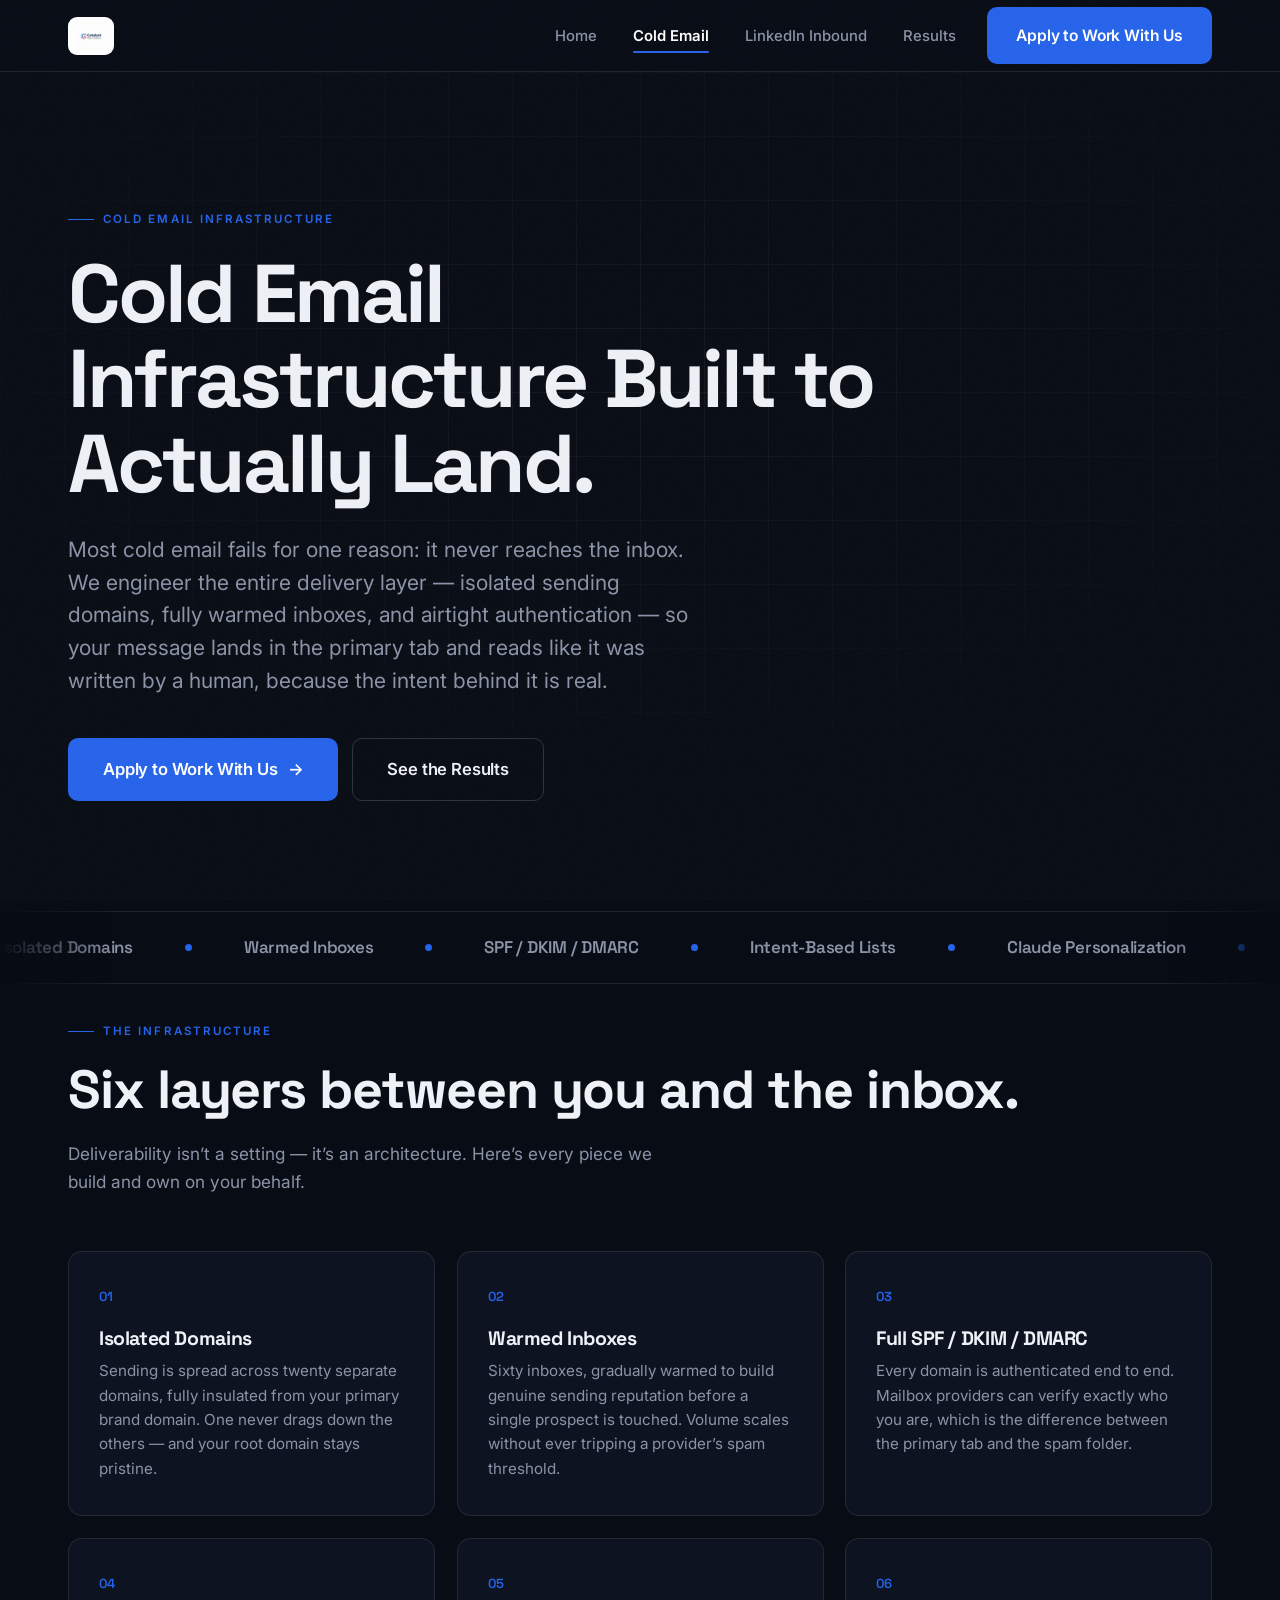
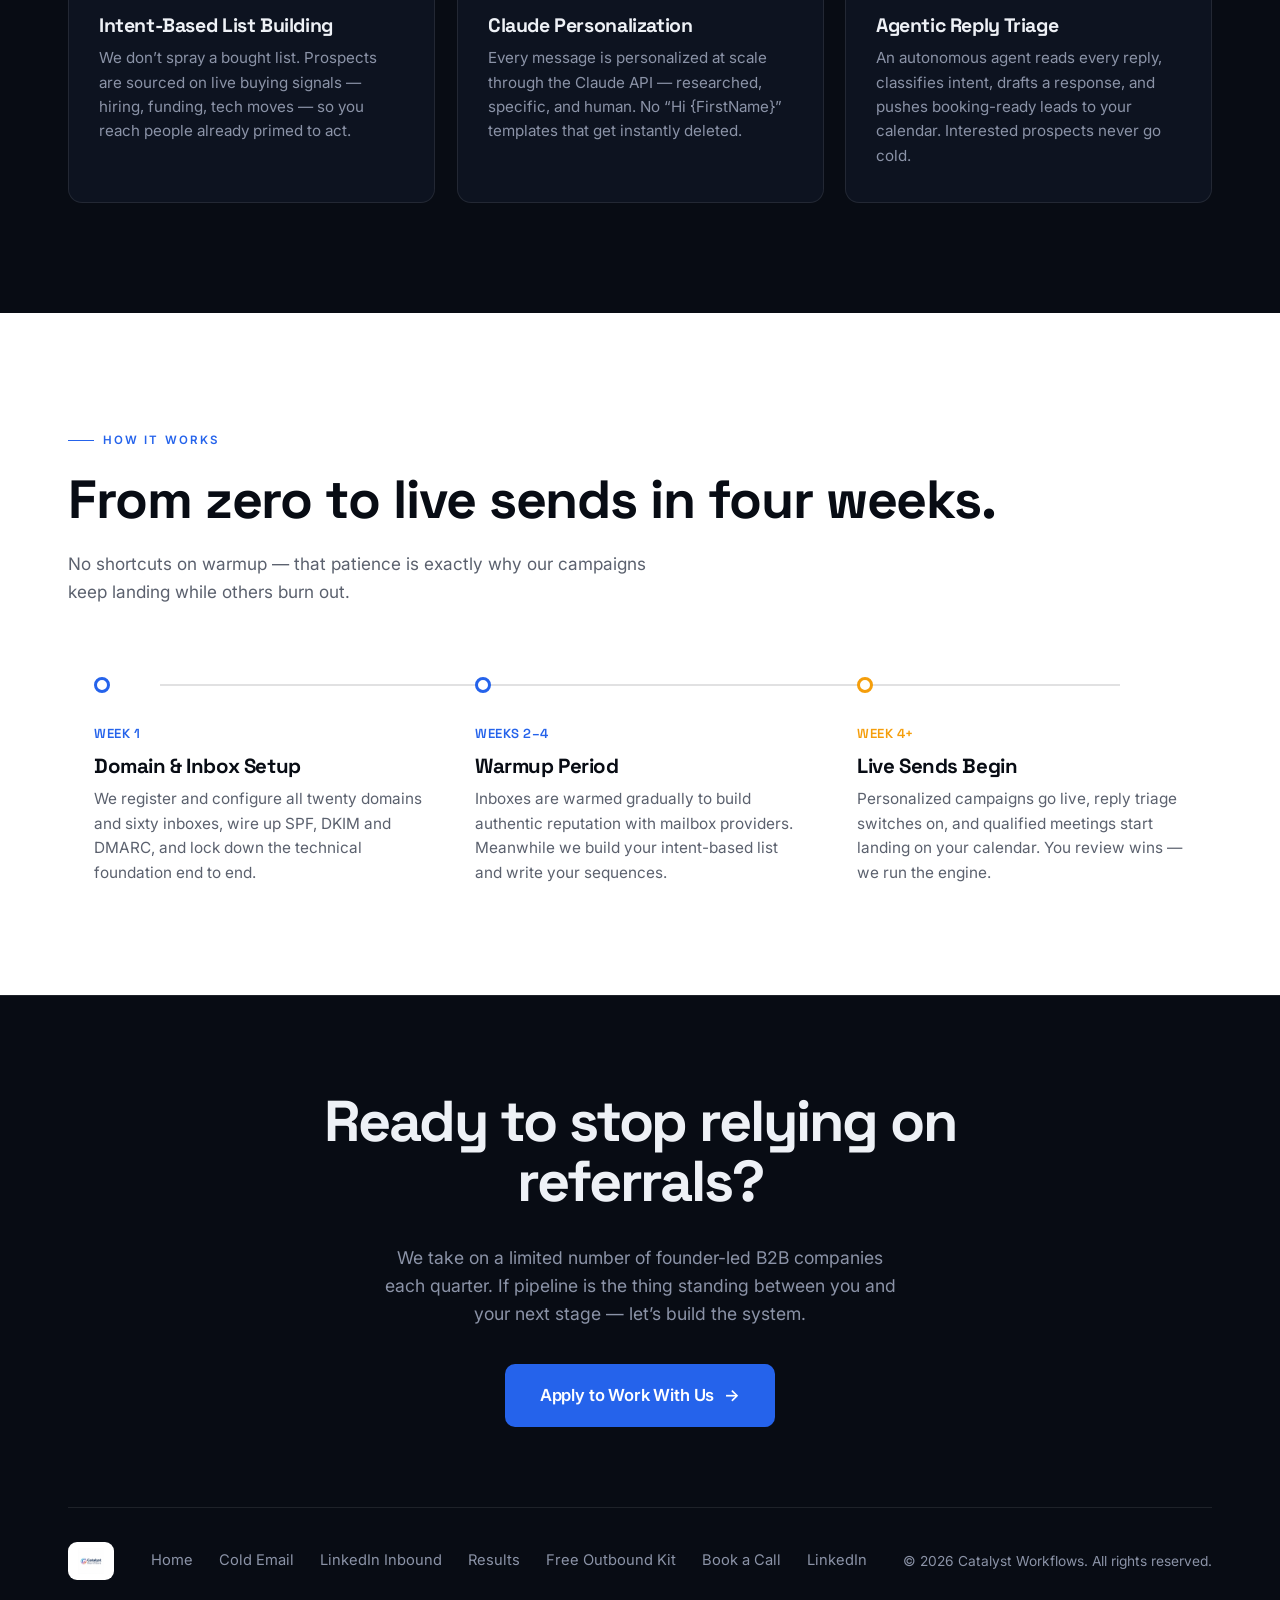
<file: cold-email.html>
<!DOCTYPE html>
<html lang="en">
<head>
  <meta charset="UTF-8" />
  <meta name="viewport" content="width=device-width, initial-scale=1.0" />
  <title>Cold Email Infrastructure — Catalyst Workflows</title>
  <meta name="description" content="Isolated domains, warmed inboxes, full authentication, and agentic reply triage. Cold email infrastructure built to actually land." />
  <link rel="preconnect" href="https://fonts.googleapis.com" />
  <link rel="preconnect" href="https://fonts.gstatic.com" crossorigin />
  <link href="https://fonts.googleapis.com/css2?family=Space+Grotesk:wght@500;600;700&family=Inter:wght@400;500;600;700&display=swap" rel="stylesheet" />
  <link rel="stylesheet" href="styles.css" />
  <script>document.documentElement.classList.add('js-on');addEventListener('load',function(){setTimeout(function(){if(!window.__motionReady){document.documentElement.classList.remove('js-on');}},1500);});</script>
</head>
<body>

  <!-- ===== NAVIGATION ===== -->
  <nav class="nav">
    <div class="nav__inner">
      <a class="brand" href="index.html" aria-label="Catalyst Workflows home">
        <span class="brand__logo-wrap"><img src="logo.png" class="brand__logo" alt="Catalyst Workflows" /></span>
      </a>
      <ul class="nav__links" id="navLinks">
        <li><a class="nav__link" href="index.html">Home</a></li>
        <li><a class="nav__link active" href="cold-email.html">Cold Email</a></li>
        <li><a class="nav__link" href="linkedin.html">LinkedIn Inbound</a></li>
        <li><a class="nav__link" href="case-studies.html">Results</a></li>
        <li class="nav__cta"><a class="btn btn--primary" href="https://calendly.com/ryanpaulkj18/30min?utm_source=website">Apply to Work With Us</a></li>
      </ul>
      <button class="nav__toggle" id="navToggle" aria-label="Toggle menu" aria-expanded="false">
        <span></span><span></span><span></span>
      </button>
    </div>
  </nav>

  <!-- ===== HERO ===== -->
  <header class="hero hero--page bg-dark">
    <div class="hero__grid-bg"></div>
    <div class="wrap">
      <div class="hero__content">
        <span class="eyebrow">Cold Email Infrastructure</span>
        <h1>Cold Email Infrastructure Built to Actually Land.</h1>
        <p class="hero__sub">Most cold email fails for one reason: it never reaches the inbox. We engineer the entire delivery layer &mdash; isolated sending domains, fully warmed inboxes, and airtight authentication &mdash; so your message lands in the primary tab and reads like it was written by a human, because the intent behind it is real.</p>
        <div class="hero__ctas">
          <a class="btn btn--primary btn--lg" href="https://calendly.com/ryanpaulkj18/30min?utm_source=website">Apply to Work With Us <span class="arr">&rarr;</span></a>
          <a class="btn btn--ghost-dark btn--lg" href="case-studies.html">See the Results</a>
        </div>
      </div>
    </div>
  </header>

  <!-- ===== MARQUEE RIBBON ===== -->
  <div class="marquee" aria-hidden="true">
    <div class="marquee__track">
      <span class="m-item">Isolated Domains</span><span class="m-dot"></span>
      <span class="m-item">Warmed Inboxes</span><span class="m-dot"></span>
      <span class="m-item">SPF / DKIM / DMARC</span><span class="m-dot"></span>
      <span class="m-item">Intent-Based Lists</span><span class="m-dot"></span>
      <span class="m-item">Claude Personalization</span><span class="m-dot"></span>
      <span class="m-item">Agentic Reply Triage</span><span class="m-dot"></span>
      <span class="m-item">Primary-Tab Delivery</span><span class="m-dot"></span>
      <span class="m-item">0 Spam Complaints</span><span class="m-dot"></span>
      <span class="m-item">Isolated Domains</span><span class="m-dot"></span>
      <span class="m-item">Warmed Inboxes</span><span class="m-dot"></span>
      <span class="m-item">SPF / DKIM / DMARC</span><span class="m-dot"></span>
      <span class="m-item">Intent-Based Lists</span><span class="m-dot"></span>
      <span class="m-item">Claude Personalization</span><span class="m-dot"></span>
      <span class="m-item">Agentic Reply Triage</span><span class="m-dot"></span>
      <span class="m-item">Primary-Tab Delivery</span><span class="m-dot"></span>
      <span class="m-item">0 Spam Complaints</span><span class="m-dot"></span>
    </div>
  </div>

  <!-- ===== FEATURES GRID ===== -->
  <section class="section bg-dark" style="padding-top:30px;">
    <div class="wrap">
      <span class="eyebrow">The infrastructure</span>
      <h2 class="section-title">Six layers between you and the inbox.</h2>
      <p class="section-intro">Deliverability isn&rsquo;t a setting &mdash; it&rsquo;s an architecture. Here&rsquo;s every piece we build and own on your behalf.</p>

      <div class="features">
        <div class="feature">
          <span class="feature__num">01</span>
          <h3>Isolated Domains</h3>
          <p>Sending is spread across twenty separate domains, fully insulated from your primary brand domain. One never drags down the others &mdash; and your root domain stays pristine.</p>
        </div>
        <div class="feature">
          <span class="feature__num">02</span>
          <h3>Warmed Inboxes</h3>
          <p>Sixty inboxes, gradually warmed to build genuine sending reputation before a single prospect is touched. Volume scales without ever tripping a provider&rsquo;s spam threshold.</p>
        </div>
        <div class="feature">
          <span class="feature__num">03</span>
          <h3>Full SPF / DKIM / DMARC</h3>
          <p>Every domain is authenticated end to end. Mailbox providers can verify exactly who you are, which is the difference between the primary tab and the spam folder.</p>
        </div>
        <div class="feature">
          <span class="feature__num">04</span>
          <h3>Intent-Based List Building</h3>
          <p>We don&rsquo;t spray a bought list. Prospects are sourced on live buying signals &mdash; hiring, funding, tech moves &mdash; so you reach people already primed to act.</p>
        </div>
        <div class="feature">
          <span class="feature__num">05</span>
          <h3>Claude Personalization</h3>
          <p>Every message is personalized at scale through the Claude API &mdash; researched, specific, and human. No &ldquo;Hi {FirstName}&rdquo; templates that get instantly deleted.</p>
        </div>
        <div class="feature">
          <span class="feature__num">06</span>
          <h3>Agentic Reply Triage</h3>
          <p>An autonomous agent reads every reply, classifies intent, drafts a response, and pushes booking-ready leads to your calendar. Interested prospects never go cold.</p>
        </div>
      </div>
    </div>
  </section>

  <!-- ===== HOW IT WORKS TIMELINE ===== -->
  <section class="section bg-light">
    <div class="wrap">
      <span class="eyebrow">How it works</span>
      <h2 class="section-title">From zero to live sends in four weeks.</h2>
      <p class="section-intro" style="color:var(--muted-on-light);">No shortcuts on warmup &mdash; that patience is exactly why our campaigns keep landing while others burn out.</p>

      <div class="timeline" style="--border-dark: rgba(8,12,20,0.12);">
        <div class="tl-step">
          <div class="tl-step__dot" style="background:#fff;"></div>
          <div class="tl-step__when">Week 1</div>
          <h3 style="color:var(--text-on-light);">Domain &amp; Inbox Setup</h3>
          <p style="color:var(--muted-on-light);">We register and configure all twenty domains and sixty inboxes, wire up SPF, DKIM and DMARC, and lock down the technical foundation end to end.</p>
        </div>
        <div class="tl-step">
          <div class="tl-step__dot" style="background:#fff;"></div>
          <div class="tl-step__when">Weeks 2&ndash;4</div>
          <h3 style="color:var(--text-on-light);">Warmup Period</h3>
          <p style="color:var(--muted-on-light);">Inboxes are warmed gradually to build authentic reputation with mailbox providers. Meanwhile we build your intent-based list and write your sequences.</p>
        </div>
        <div class="tl-step tl-step--amber">
          <div class="tl-step__dot" style="background:#fff;"></div>
          <div class="tl-step__when">Week 4+</div>
          <h3 style="color:var(--text-on-light);">Live Sends Begin</h3>
          <p style="color:var(--muted-on-light);">Personalized campaigns go live, reply triage switches on, and qualified meetings start landing on your calendar. You review wins &mdash; we run the engine.</p>
        </div>
      </div>
    </div>
  </section>

  <!-- ===== FOOTER ===== -->
  <footer class="footer">
    <div class="wrap">
      <div class="footer__cta">
        <h2>Ready to stop relying on referrals?</h2>
        <p>We take on a limited number of founder-led B2B companies each quarter. If pipeline is the thing standing between you and your next stage &mdash; let&rsquo;s build the system.</p>
        <a class="btn btn--primary btn--lg" href="https://calendly.com/ryanpaulkj18/30min?utm_source=website">Apply to Work With Us <span class="arr">&rarr;</span></a>
      </div>
      <div class="footer__bottom">
        <a class="brand" href="index.html">
          <span class="brand__logo-wrap"><img src="logo.png" class="brand__logo" alt="Catalyst Workflows" /></span>
        </a>
        <div class="footer__links">
          <a href="index.html">Home</a>
          <a href="cold-email.html">Cold Email</a>
          <a href="linkedin.html">LinkedIn Inbound</a>
          <a href="case-studies.html">Results</a>
          <a href="kit.html">Free Outbound Kit</a>
          <a href="https://calendly.com/ryanpaulkj18/30min?utm_source=website">Book a Call</a>
          <a href="https://www.linkedin.com/in/ryan-paul-catalyst" target="_blank" rel="noopener">LinkedIn</a>
        </div>
        <span class="footer__copy">&copy; 2026 Catalyst Workflows. All rights reserved.</span>
      </div>
    </div>
  </footer>

  <script src="motion.js?v=2"></script>

</body>
</html>
</file>
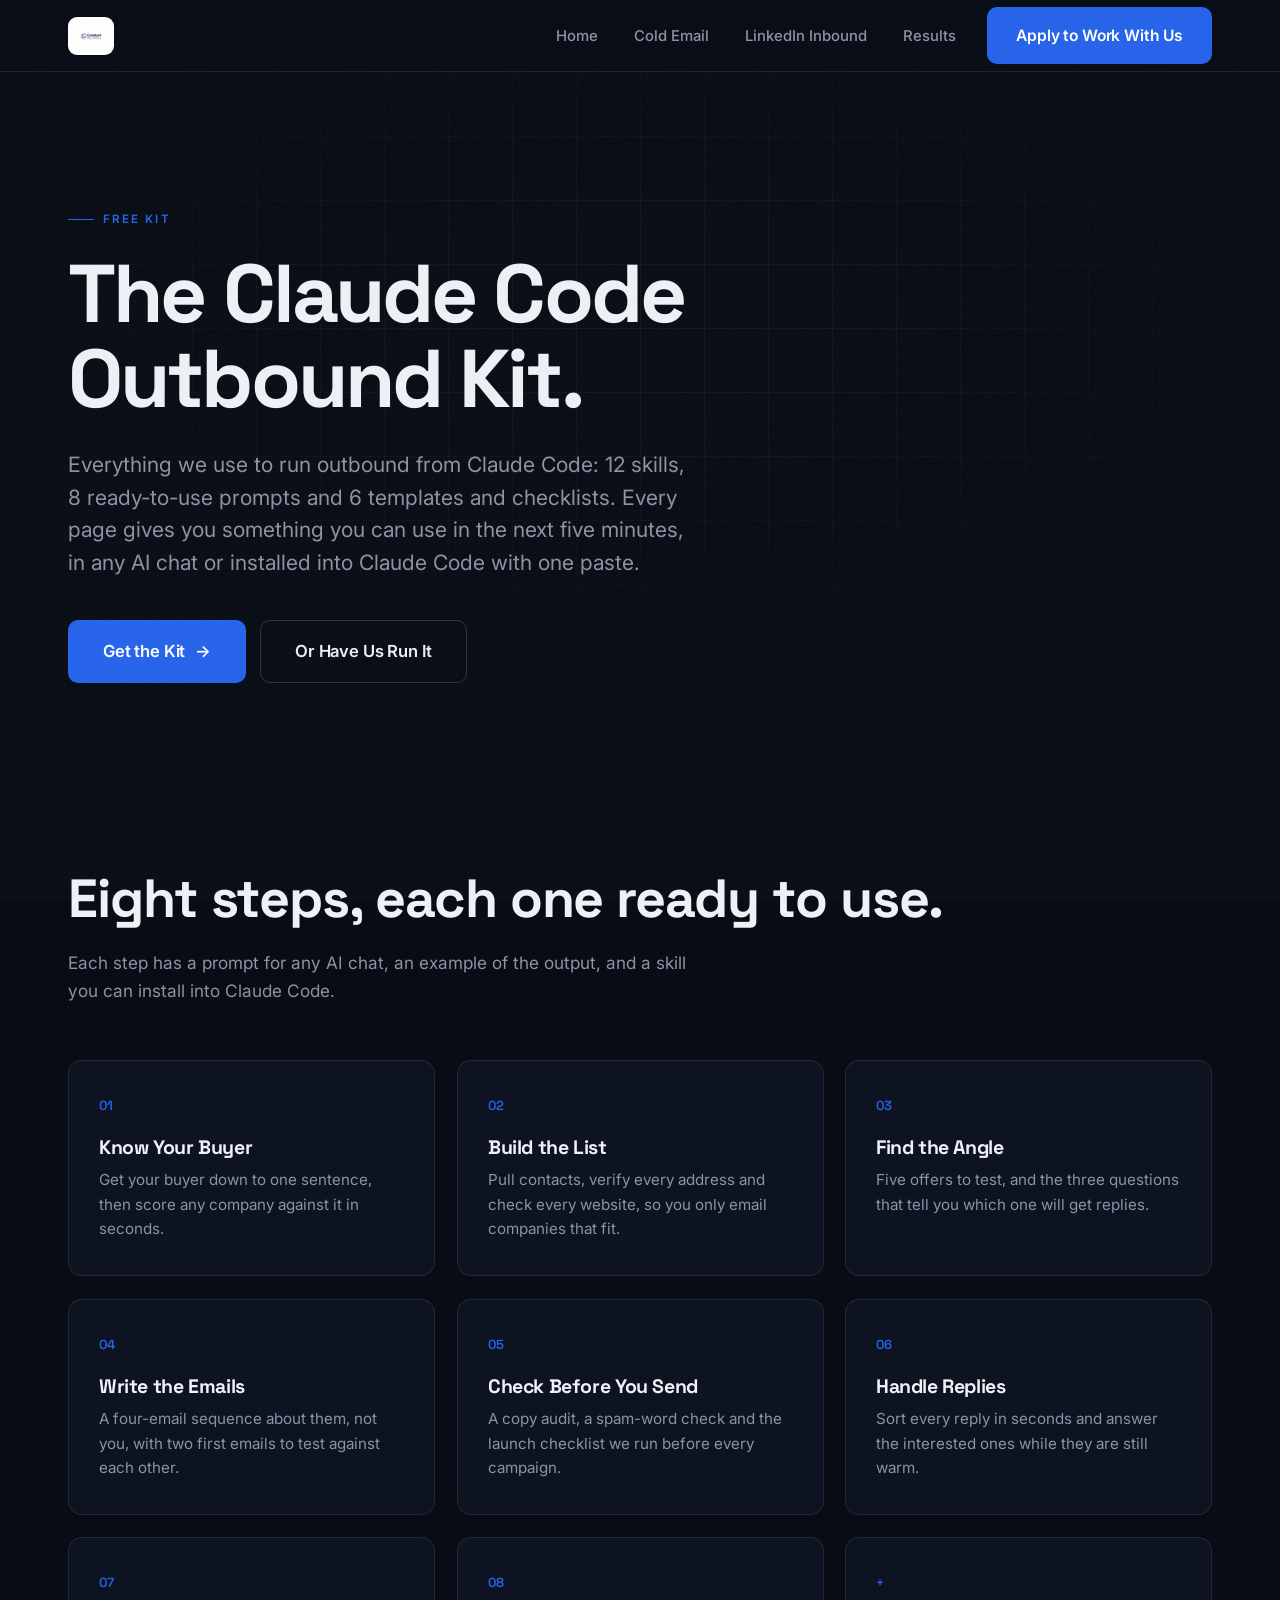
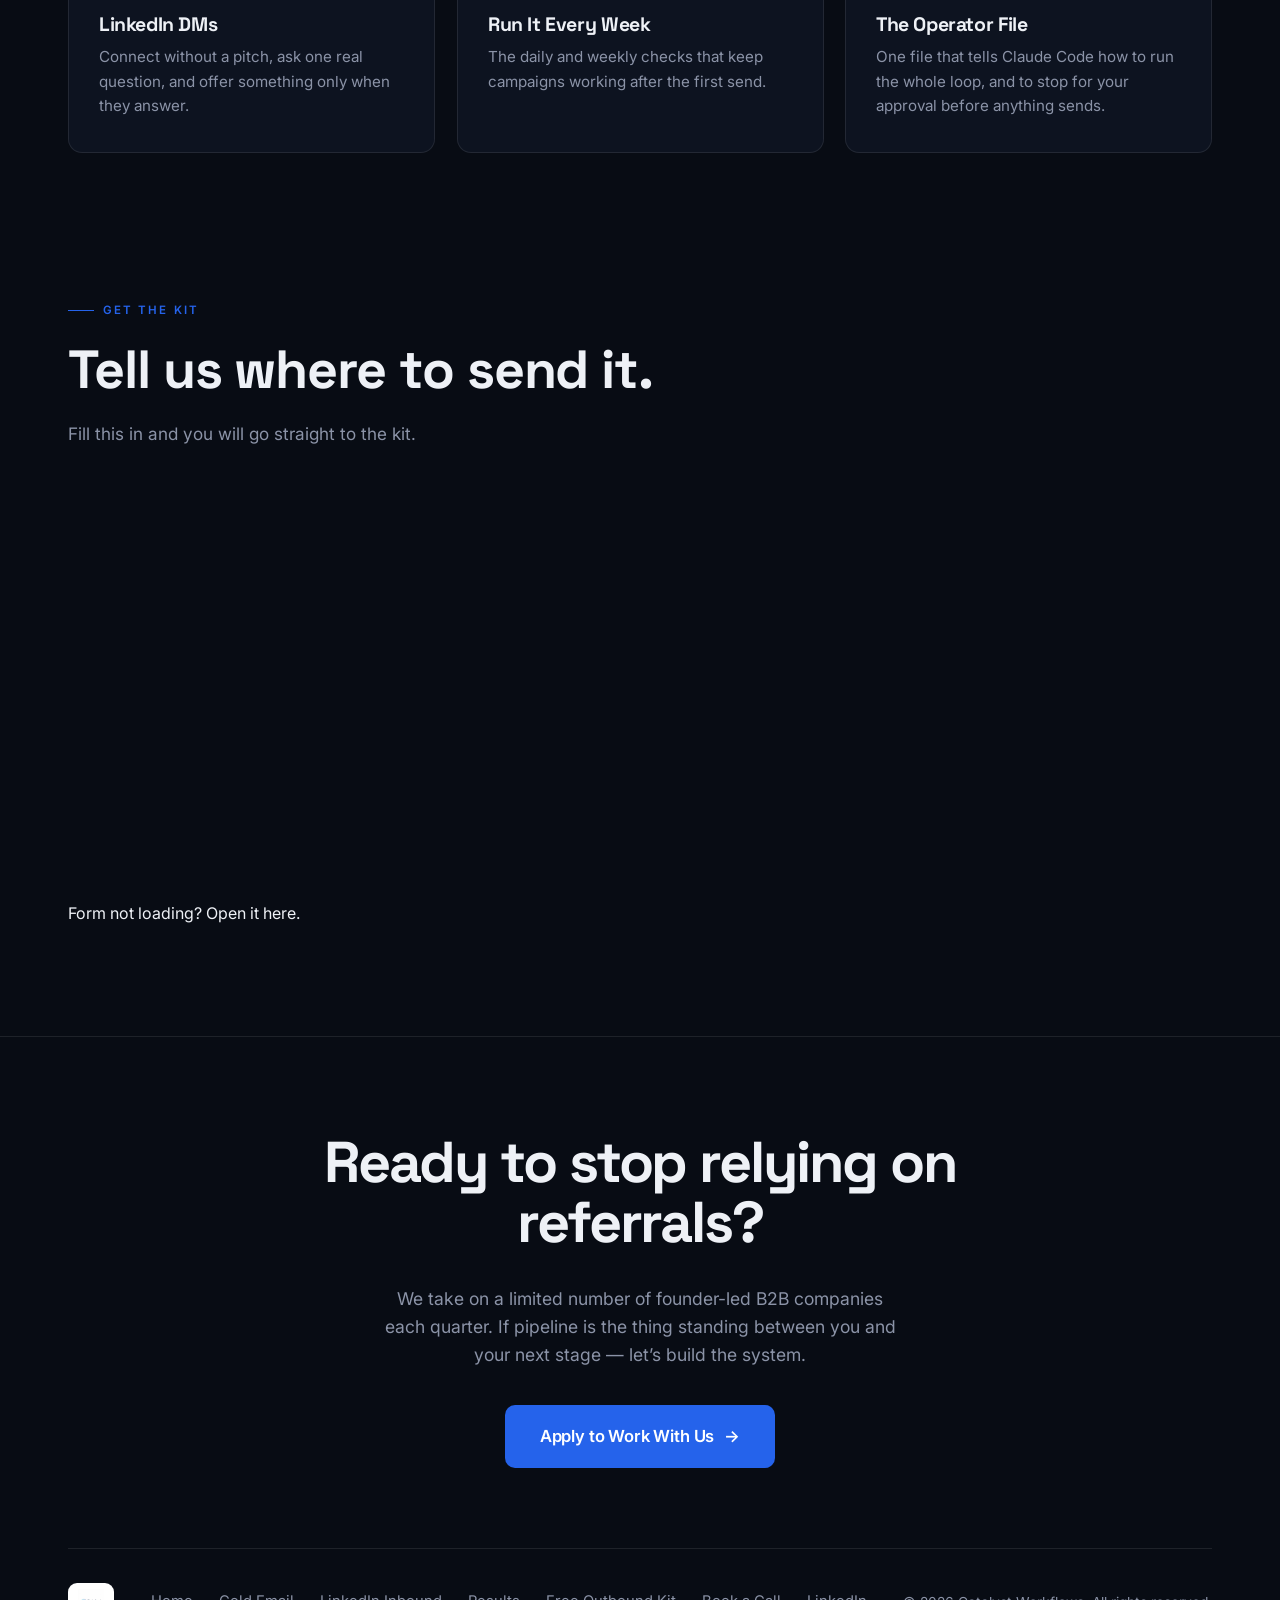
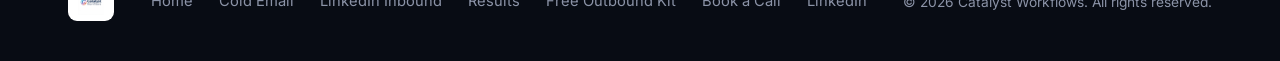
<file: kit.html>
<!DOCTYPE html>
<html lang="en">
<head>
  <meta charset="UTF-8" />
  <meta name="viewport" content="width=device-width, initial-scale=1.0" />
  <title>The Claude Code Outbound Kit — Catalyst Workflows</title>
  <meta name="description" content="12 Claude Code skills, 8 ready-to-use prompts and 6 templates for running B2B outbound. Copy, paste and use it today." />
  <link rel="preconnect" href="https://fonts.googleapis.com" />
  <link rel="preconnect" href="https://fonts.gstatic.com" crossorigin />
  <link href="https://fonts.googleapis.com/css2?family=Space+Grotesk:wght@500;600;700&family=Inter:wght@400;500;600;700&display=swap" rel="stylesheet" />
  <link rel="stylesheet" href="styles.css" />
  <script>document.documentElement.classList.add('js-on');addEventListener('load',function(){setTimeout(function(){if(!window.__motionReady){document.documentElement.classList.remove('js-on');}},1500);});</script>
</head>
<body>

  <!-- ===== NAVIGATION ===== -->
  <nav class="nav">
    <div class="nav__inner">
      <a class="brand" href="index.html" aria-label="Catalyst Workflows home">
        <span class="brand__logo-wrap"><img src="logo.png" class="brand__logo" alt="Catalyst Workflows" /></span>
      </a>
      <ul class="nav__links" id="navLinks">
        <li><a class="nav__link" href="index.html">Home</a></li>
        <li><a class="nav__link" href="cold-email.html">Cold Email</a></li>
        <li><a class="nav__link" href="linkedin.html">LinkedIn Inbound</a></li>
        <li><a class="nav__link" href="case-studies.html">Results</a></li>
        <li class="nav__cta"><a class="btn btn--primary" href="https://calendly.com/ryanpaulkj18/30min?utm_source=kit_page">Apply to Work With Us</a></li>
      </ul>
      <button class="nav__toggle" id="navToggle" aria-label="Toggle menu" aria-expanded="false">
        <span></span><span></span><span></span>
      </button>
    </div>
  </nav>

  <!-- ===== HERO ===== -->
    <header class="hero hero--page bg-dark">
    <div class="hero__grid-bg"></div>
    <div class="wrap">
      <div class="hero__content">
        <span class="eyebrow">Free Kit</span>
        <h1>The Claude Code Outbound Kit.</h1>
        <p class="hero__sub">Everything we use to run outbound from Claude Code: 12 skills, 8 ready-to-use prompts and 6 templates and checklists. Every page gives you something you can use in the next five minutes, in any AI chat or installed into Claude Code with one paste.</p>
        <div class="hero__ctas">
          <a class="btn btn--primary btn--lg" href="#get-the-kit">Get the Kit <span class="arr">&rarr;</span></a>
          <a class="btn btn--ghost-dark btn--lg" href="https://calendly.com/ryanpaulkj18/30min?utm_source=kit_page">Or Have Us Run It</a>
        </div>
      </div>
    </div>
  </header>

  <section class="section bg-dark" style="padding-top:30px;">
    <div class="wrap">
      <span class="eyebrow">What&rsquo;s inside</span>
      <h2 class="section-title">Eight steps, each one ready to use.</h2>
      <p class="section-intro">Each step has a prompt for any AI chat, an example of the output, and a skill you can install into Claude Code.</p>

      <div class="features">
        <div class="feature">
          <span class="feature__num">01</span>
          <h3>Know Your Buyer</h3>
          <p>Get your buyer down to one sentence, then score any company against it in seconds.</p>
        </div>
        <div class="feature">
          <span class="feature__num">02</span>
          <h3>Build the List</h3>
          <p>Pull contacts, verify every address and check every website, so you only email companies that fit.</p>
        </div>
        <div class="feature">
          <span class="feature__num">03</span>
          <h3>Find the Angle</h3>
          <p>Five offers to test, and the three questions that tell you which one will get replies.</p>
        </div>
        <div class="feature">
          <span class="feature__num">04</span>
          <h3>Write the Emails</h3>
          <p>A four-email sequence about them, not you, with two first emails to test against each other.</p>
        </div>
        <div class="feature">
          <span class="feature__num">05</span>
          <h3>Check Before You Send</h3>
          <p>A copy audit, a spam-word check and the launch checklist we run before every campaign.</p>
        </div>
        <div class="feature">
          <span class="feature__num">06</span>
          <h3>Handle Replies</h3>
          <p>Sort every reply in seconds and answer the interested ones while they are still warm.</p>
        </div>
        <div class="feature">
          <span class="feature__num">07</span>
          <h3>LinkedIn DMs</h3>
          <p>Connect without a pitch, ask one real question, and offer something only when they answer.</p>
        </div>
        <div class="feature">
          <span class="feature__num">08</span>
          <h3>Run It Every Week</h3>
          <p>The daily and weekly checks that keep campaigns working after the first send.</p>
        </div>
        <div class="feature">
          <span class="feature__num">+</span>
          <h3>The Operator File</h3>
          <p>One file that tells Claude Code how to run the whole loop, and to stop for your approval before anything sends.</p>
        </div>
      </div>
    </div>
  </section>

  <section class="section bg-dark" id="get-the-kit" style="padding-top:30px;">
    <div class="wrap">
      <span class="eyebrow">Get the kit</span>
      <h2 class="section-title">Tell us where to send it.</h2>
      <p class="section-intro">Fill this in and you will go straight to the kit.</p>
      <div style="max-width:640px;margin-top:8px;">
        <iframe data-tally-src="https://tally.so/embed/dbWA6y?alignLeft=1&amp;hideTitle=1&amp;transparentBackground=1&amp;dynamicHeight=1" loading="lazy" width="100%" height="420" frameborder="0" marginheight="0" marginwidth="0" title="The Claude Code Outbound Kit"></iframe>
      </div>
      <p style="margin-top:18px;"><a href="https://tally.so/r/dbWA6y">Form not loading? Open it here.</a></p>
    </div>
  </section>

  <script>var d=document,w="https://tally.so/widgets/embed.js",v=function(){"undefined"!=typeof Tally?Tally.loadEmbeds():d.querySelectorAll("iframe[data-tally-src]:not([src])").forEach((function(e){e.src=e.dataset.tallySrc}))};if("undefined"!=typeof Tally)v();else if(d.querySelector('script[src="'+w+'"]')==null){var s=d.createElement("script");s.src=w,s.onload=v,s.onerror=v,d.body.appendChild(s);}</script>

  <footer class="footer">
    <div class="wrap">
      <div class="footer__cta">
        <h2>Ready to stop relying on referrals?</h2>
        <p>We take on a limited number of founder-led B2B companies each quarter. If pipeline is the thing standing between you and your next stage &mdash; let&rsquo;s build the system.</p>
        <a class="btn btn--primary btn--lg" href="https://calendly.com/ryanpaulkj18/30min?utm_source=kit_page">Apply to Work With Us <span class="arr">&rarr;</span></a>
      </div>
      <div class="footer__bottom">
        <a class="brand" href="index.html">
          <span class="brand__logo-wrap"><img src="logo.png" class="brand__logo" alt="Catalyst Workflows" /></span>
        </a>
        <div class="footer__links">
          <a href="index.html">Home</a>
          <a href="cold-email.html">Cold Email</a>
          <a href="linkedin.html">LinkedIn Inbound</a>
          <a href="case-studies.html">Results</a>
          <a href="kit.html">Free Outbound Kit</a>
          <a href="https://calendly.com/ryanpaulkj18/30min?utm_source=kit_page">Book a Call</a>
          <a href="https://www.linkedin.com/in/ryan-paul-catalyst" target="_blank" rel="noopener">LinkedIn</a>
        </div>
        <span class="footer__copy">&copy; 2026 Catalyst Workflows. All rights reserved.</span>
      </div>
    </div>
  </footer>

  <script src="motion.js?v=2"></script>

</body>
</html>
</file>
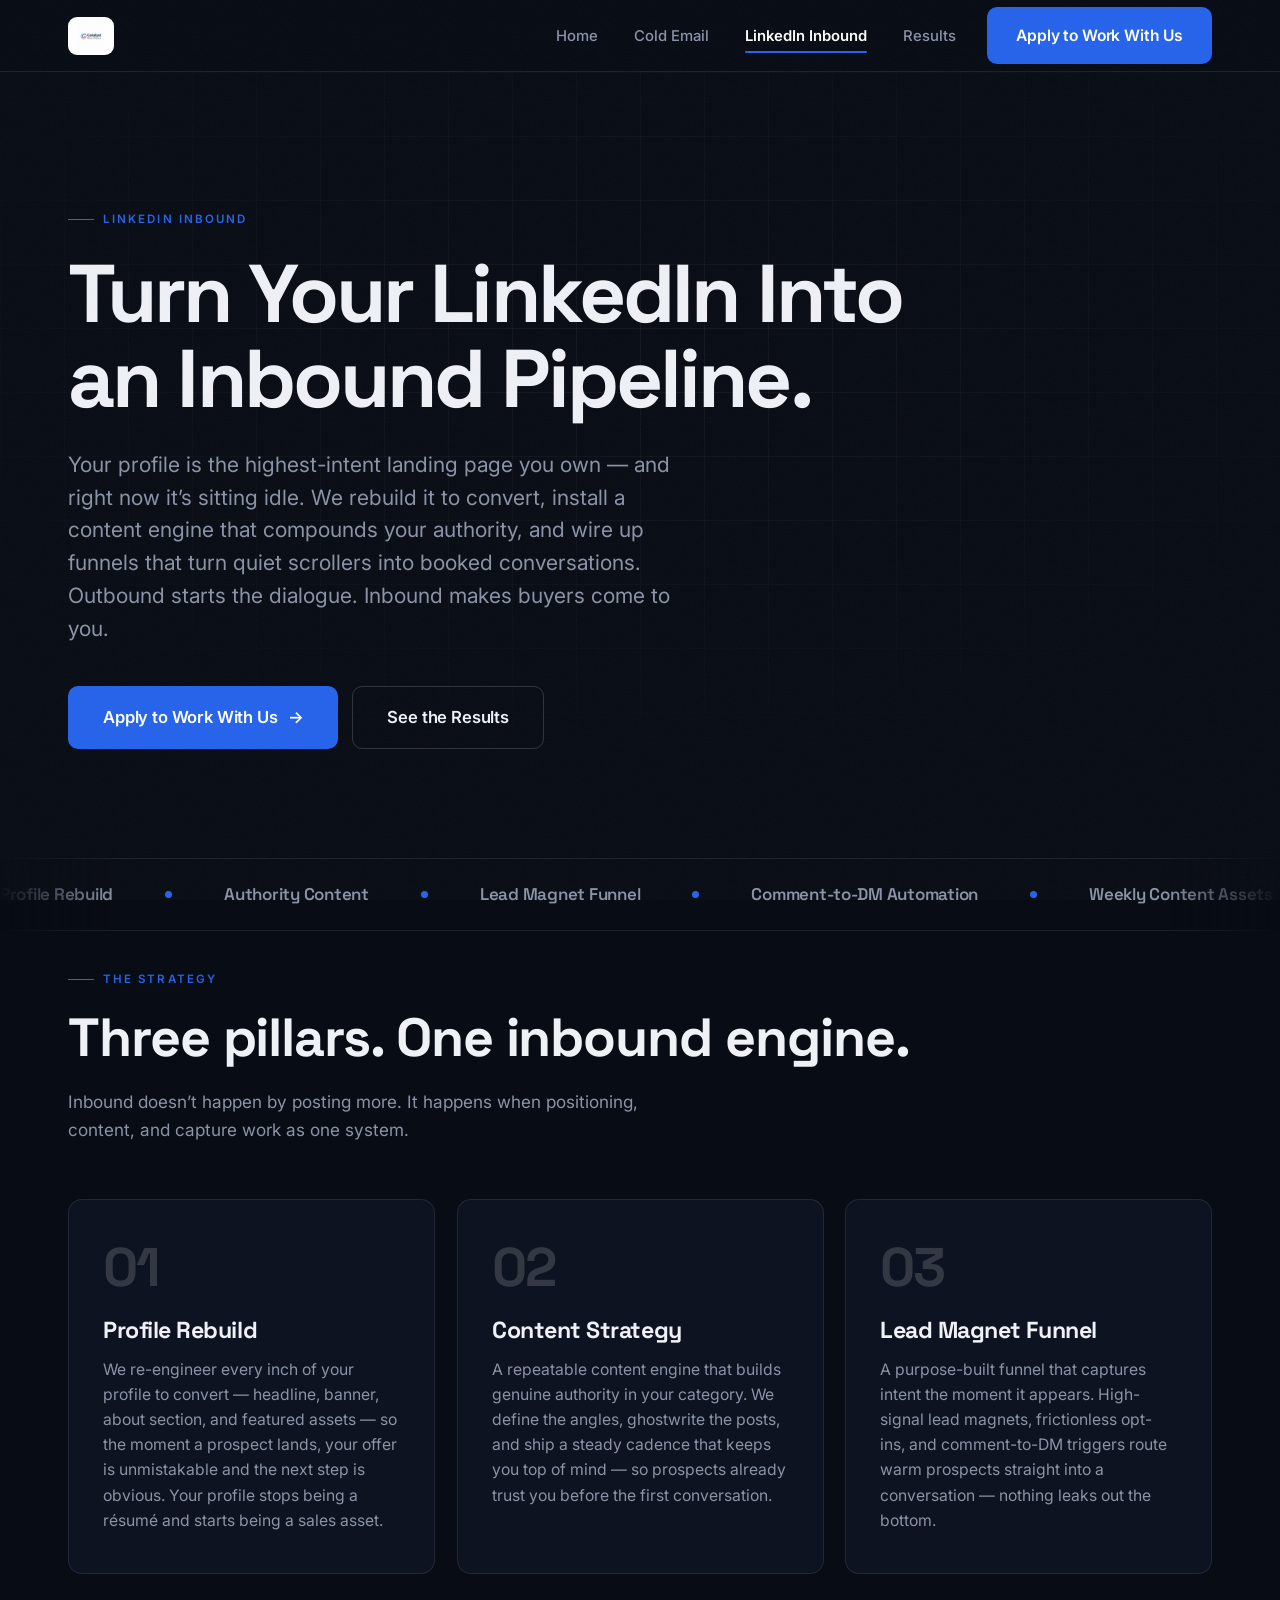
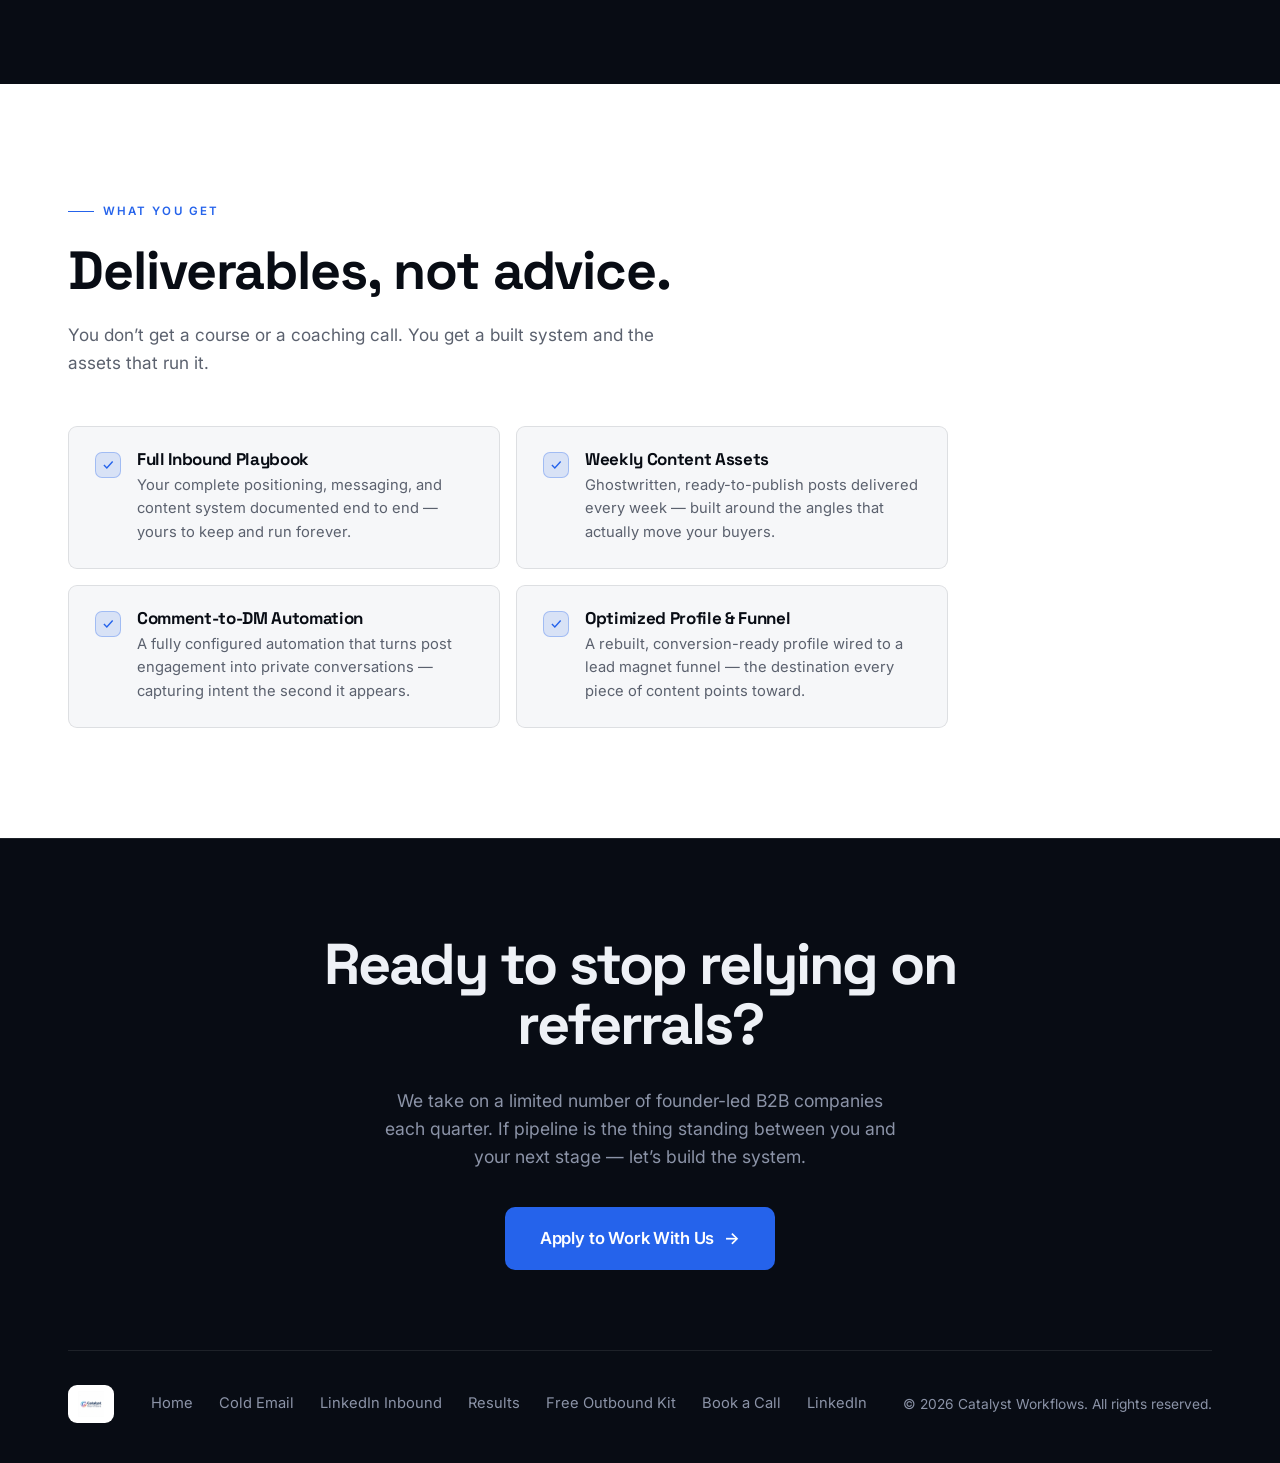
<file: linkedin.html>
<!DOCTYPE html>
<html lang="en">
<head>
  <meta charset="UTF-8" />
  <meta name="viewport" content="width=device-width, initial-scale=1.0" />
  <title>LinkedIn Inbound — Catalyst Workflows</title>
  <meta name="description" content="Turn your LinkedIn into an inbound pipeline. Profile rebuild, authority content strategy, and a lead magnet funnel that captures intent." />
  <link rel="preconnect" href="https://fonts.googleapis.com" />
  <link rel="preconnect" href="https://fonts.gstatic.com" crossorigin />
  <link href="https://fonts.googleapis.com/css2?family=Space+Grotesk:wght@500;600;700&family=Inter:wght@400;500;600;700&display=swap" rel="stylesheet" />
  <link rel="stylesheet" href="styles.css" />
  <script>document.documentElement.classList.add('js-on');addEventListener('load',function(){setTimeout(function(){if(!window.__motionReady){document.documentElement.classList.remove('js-on');}},1500);});</script>
</head>
<body>

  <!-- ===== NAVIGATION ===== -->
  <nav class="nav">
    <div class="nav__inner">
      <a class="brand" href="index.html" aria-label="Catalyst Workflows home">
        <span class="brand__logo-wrap"><img src="logo.png" class="brand__logo" alt="Catalyst Workflows" /></span>
      </a>
      <ul class="nav__links" id="navLinks">
        <li><a class="nav__link" href="index.html">Home</a></li>
        <li><a class="nav__link" href="cold-email.html">Cold Email</a></li>
        <li><a class="nav__link active" href="linkedin.html">LinkedIn Inbound</a></li>
        <li><a class="nav__link" href="case-studies.html">Results</a></li>
        <li class="nav__cta"><a class="btn btn--primary" href="https://calendly.com/ryanpaulkj18/30min?utm_source=website">Apply to Work With Us</a></li>
      </ul>
      <button class="nav__toggle" id="navToggle" aria-label="Toggle menu" aria-expanded="false">
        <span></span><span></span><span></span>
      </button>
    </div>
  </nav>

  <!-- ===== HERO ===== -->
  <header class="hero hero--page bg-dark">
    <div class="hero__grid-bg"></div>
    <div class="wrap">
      <div class="hero__content">
        <span class="eyebrow">LinkedIn Inbound</span>
        <h1>Turn Your LinkedIn Into an Inbound Pipeline.</h1>
        <p class="hero__sub">Your profile is the highest-intent landing page you own &mdash; and right now it&rsquo;s sitting idle. We rebuild it to convert, install a content engine that compounds your authority, and wire up funnels that turn quiet scrollers into booked conversations. Outbound starts the dialogue. Inbound makes buyers come to you.</p>
        <div class="hero__ctas">
          <a class="btn btn--primary btn--lg" href="https://calendly.com/ryanpaulkj18/30min?utm_source=website">Apply to Work With Us <span class="arr">&rarr;</span></a>
          <a class="btn btn--ghost-dark btn--lg" href="case-studies.html">See the Results</a>
        </div>
      </div>
    </div>
  </header>

  <!-- ===== MARQUEE RIBBON ===== -->
  <div class="marquee" aria-hidden="true">
    <div class="marquee__track">
      <span class="m-item">Profile Rebuild</span><span class="m-dot"></span>
      <span class="m-item">Authority Content</span><span class="m-dot"></span>
      <span class="m-item">Lead Magnet Funnel</span><span class="m-dot"></span>
      <span class="m-item">Comment-to-DM Automation</span><span class="m-dot"></span>
      <span class="m-item">Weekly Content Assets</span><span class="m-dot"></span>
      <span class="m-item">Inbound Pipeline</span><span class="m-dot"></span>
      <span class="m-item">Buyers Come to You</span><span class="m-dot"></span>
      <span class="m-item">Profile Rebuild</span><span class="m-dot"></span>
      <span class="m-item">Authority Content</span><span class="m-dot"></span>
      <span class="m-item">Lead Magnet Funnel</span><span class="m-dot"></span>
      <span class="m-item">Comment-to-DM Automation</span><span class="m-dot"></span>
      <span class="m-item">Weekly Content Assets</span><span class="m-dot"></span>
      <span class="m-item">Inbound Pipeline</span><span class="m-dot"></span>
      <span class="m-item">Buyers Come to You</span><span class="m-dot"></span>
    </div>
  </div>

  <!-- ===== THREE PILLARS ===== -->
  <section class="section bg-dark" style="padding-top:30px;">
    <div class="wrap">
      <span class="eyebrow">The strategy</span>
      <h2 class="section-title">Three pillars. One inbound engine.</h2>
      <p class="section-intro">Inbound doesn&rsquo;t happen by posting more. It happens when positioning, content, and capture work as one system.</p>

      <div class="pillars">
        <div class="pillar">
          <div class="pillar__big">01</div>
          <h3>Profile Rebuild</h3>
          <p>We re-engineer every inch of your profile to convert &mdash; headline, banner, about section, and featured assets &mdash; so the moment a prospect lands, your offer is unmistakable and the next step is obvious. Your profile stops being a r&eacute;sum&eacute; and starts being a sales asset.</p>
        </div>
        <div class="pillar">
          <div class="pillar__big">02</div>
          <h3>Content Strategy</h3>
          <p>A repeatable content engine that builds genuine authority in your category. We define the angles, ghostwrite the posts, and ship a steady cadence that keeps you top of mind &mdash; so prospects already trust you before the first conversation.</p>
        </div>
        <div class="pillar">
          <div class="pillar__big">03</div>
          <h3>Lead Magnet Funnel</h3>
          <p>A purpose-built funnel that captures intent the moment it appears. High-signal lead magnets, frictionless opt-ins, and comment-to-DM triggers route warm prospects straight into a conversation &mdash; nothing leaks out the bottom.</p>
        </div>
      </div>
    </div>
  </section>

  <!-- ===== WHAT YOU GET ===== -->
  <section class="section bg-light">
    <div class="wrap">
      <span class="eyebrow">What you get</span>
      <h2 class="section-title">Deliverables, not advice.</h2>
      <p class="section-intro" style="color:var(--muted-on-light);">You don&rsquo;t get a course or a coaching call. You get a built system and the assets that run it.</p>

      <div class="checklist" style="--border-dark: rgba(8,12,20,0.10);">
        <div class="check" style="background:var(--light-alt);">
          <span class="check__mark"><svg viewBox="0 0 24 24" fill="none" stroke="currentColor" stroke-width="2.4"><path d="m5 12 5 5L20 6"/></svg></span>
          <div>
            <h4 style="color:var(--text-on-light);">Full Inbound Playbook</h4>
            <p style="color:var(--muted-on-light);">Your complete positioning, messaging, and content system documented end to end &mdash; yours to keep and run forever.</p>
          </div>
        </div>
        <div class="check" style="background:var(--light-alt);">
          <span class="check__mark"><svg viewBox="0 0 24 24" fill="none" stroke="currentColor" stroke-width="2.4"><path d="m5 12 5 5L20 6"/></svg></span>
          <div>
            <h4 style="color:var(--text-on-light);">Weekly Content Assets</h4>
            <p style="color:var(--muted-on-light);">Ghostwritten, ready-to-publish posts delivered every week &mdash; built around the angles that actually move your buyers.</p>
          </div>
        </div>
        <div class="check" style="background:var(--light-alt);">
          <span class="check__mark"><svg viewBox="0 0 24 24" fill="none" stroke="currentColor" stroke-width="2.4"><path d="m5 12 5 5L20 6"/></svg></span>
          <div>
            <h4 style="color:var(--text-on-light);">Comment-to-DM Automation</h4>
            <p style="color:var(--muted-on-light);">A fully configured automation that turns post engagement into private conversations &mdash; capturing intent the second it appears.</p>
          </div>
        </div>
        <div class="check" style="background:var(--light-alt);">
          <span class="check__mark"><svg viewBox="0 0 24 24" fill="none" stroke="currentColor" stroke-width="2.4"><path d="m5 12 5 5L20 6"/></svg></span>
          <div>
            <h4 style="color:var(--text-on-light);">Optimized Profile &amp; Funnel</h4>
            <p style="color:var(--muted-on-light);">A rebuilt, conversion-ready profile wired to a lead magnet funnel &mdash; the destination every piece of content points toward.</p>
          </div>
        </div>
      </div>
    </div>
  </section>

  <!-- ===== FOOTER ===== -->
  <footer class="footer">
    <div class="wrap">
      <div class="footer__cta">
        <h2>Ready to stop relying on referrals?</h2>
        <p>We take on a limited number of founder-led B2B companies each quarter. If pipeline is the thing standing between you and your next stage &mdash; let&rsquo;s build the system.</p>
        <a class="btn btn--primary btn--lg" href="https://calendly.com/ryanpaulkj18/30min?utm_source=website">Apply to Work With Us <span class="arr">&rarr;</span></a>
      </div>
      <div class="footer__bottom">
        <a class="brand" href="index.html">
          <span class="brand__logo-wrap"><img src="logo.png" class="brand__logo" alt="Catalyst Workflows" /></span>
        </a>
        <div class="footer__links">
          <a href="index.html">Home</a>
          <a href="cold-email.html">Cold Email</a>
          <a href="linkedin.html">LinkedIn Inbound</a>
          <a href="case-studies.html">Results</a>
          <a href="kit.html">Free Outbound Kit</a>
          <a href="https://calendly.com/ryanpaulkj18/30min?utm_source=website">Book a Call</a>
          <a href="https://www.linkedin.com/in/ryan-paul-catalyst" target="_blank" rel="noopener">LinkedIn</a>
        </div>
        <span class="footer__copy">&copy; 2026 Catalyst Workflows. All rights reserved.</span>
      </div>
    </div>
  </footer>

  <script src="motion.js?v=2"></script>

</body>
</html>
</file>
<file: styles.css>
/* ============================================================
   CATALYST WORKFLOWS — Global Stylesheet
   Premium B2B sales infrastructure. High-contrast, no gradients.
   ============================================================ */

/* ---------- Design Tokens ---------- */
:root {
  --dark: #080c14;
  --dark-panel: #0d1320;
  --dark-panel-2: #11192a;
  --light: #ffffff;
  --light-alt: #f6f7f9;
  --blue: #2563eb;
  --blue-hover: #1d4ed8;
  --amber: #f59e0b;

  --text-on-dark: #eef1f6;
  --muted-on-dark: #8b93a7;
  --text-on-light: #080c14;
  --muted-on-light: #5b616e;

  --border-dark: rgba(255, 255, 255, 0.09);
  --border-dark-strong: rgba(255, 255, 255, 0.16);
  --border-light: rgba(8, 12, 20, 0.10);

  --font-head: 'Space Grotesk', sans-serif;
  --font-body: 'Inter', sans-serif;

  --maxw: 1200px;
  --radius: 14px;
  --radius-sm: 9px;
  --nav-h: 72px;
}

/* ---------- Reset ---------- */
*, *::before, *::after { box-sizing: border-box; margin: 0; padding: 0; }

html {
  scroll-behavior: smooth;
  scroll-padding-top: var(--nav-h);
  -webkit-text-size-adjust: 100%;
}

body {
  font-family: var(--font-body);
  background: var(--dark);
  color: var(--text-on-dark);
  line-height: 1.6;
  -webkit-font-smoothing: antialiased;
  text-rendering: optimizeLegibility;
  overflow-x: hidden;
}

h1, h2, h3, h4 {
  font-family: var(--font-head);
  font-weight: 700;
  line-height: 1.04;
  letter-spacing: -0.02em;
}

a { color: inherit; text-decoration: none; }
img { max-width: 100%; display: block; }
button { font-family: inherit; cursor: pointer; }

/* ---------- Layout helpers ---------- */
.wrap { width: 100%; max-width: var(--maxw); margin: 0 auto; padding: 0 28px; }

.section { padding: 110px 0; position: relative; }
.section--tight { padding: 84px 0; }

.bg-dark { background: var(--dark); color: var(--text-on-dark); }
.bg-light { background: var(--light); color: var(--text-on-light); }
.bg-light-alt { background: var(--light-alt); color: var(--text-on-light); }

/* eyebrow label */
.eyebrow {
  display: inline-flex;
  align-items: center;
  gap: 9px;
  font-family: var(--font-body);
  font-size: 0.72rem;
  font-weight: 600;
  letter-spacing: 0.18em;
  text-transform: uppercase;
  color: var(--blue);
  margin-bottom: 22px;
}
.eyebrow::before {
  content: "";
  width: 26px;
  height: 1px;
  background: var(--blue);
  display: inline-block;
}
.bg-light .eyebrow, .bg-light-alt .eyebrow { color: var(--blue); }

.section-title {
  font-size: clamp(2.1rem, 4.2vw, 3.4rem);
}
.section-intro {
  max-width: 620px;
  margin-top: 22px;
  font-size: 1.075rem;
  color: var(--muted-on-dark);
}
.bg-light .section-intro, .bg-light-alt .section-intro { color: var(--muted-on-light); }

/* ---------- Buttons ---------- */
.btn {
  display: inline-flex;
  align-items: center;
  justify-content: center;
  gap: 10px;
  font-family: var(--font-body);
  font-size: 0.98rem;
  font-weight: 600;
  letter-spacing: -0.01em;
  padding: 15px 28px;
  border-radius: 10px;
  border: 1px solid transparent;
  transition: transform .18s ease, background .18s ease, border-color .18s ease, color .18s ease;
  white-space: nowrap;
}
.btn:active { transform: translateY(1px); }
.btn--primary { background: var(--blue); color: #fff; }
.btn--primary:hover { background: var(--blue-hover); }
.btn--ghost-dark {
  background: transparent;
  color: var(--text-on-dark);
  border-color: var(--border-dark-strong);
}
.btn--ghost-dark:hover { border-color: #fff; background: rgba(255,255,255,0.04); }
.btn--ghost-light {
  background: transparent;
  color: var(--text-on-light);
  border-color: var(--border-light);
}
.btn--ghost-light:hover { border-color: var(--text-on-light); }
.btn--lg { padding: 17px 34px; font-size: 1.04rem; }
.btn .arr { transition: transform .2s ease; }
.btn:hover .arr { transform: translateX(3px); }

/* ---------- Navigation ---------- */
.nav {
  position: sticky;
  top: 0;
  z-index: 100;
  height: var(--nav-h);
  background: rgba(8, 12, 20, 0.82);
  backdrop-filter: saturate(160%) blur(14px);
  -webkit-backdrop-filter: saturate(160%) blur(14px);
  border-bottom: 1px solid var(--border-dark);
}
.nav__inner {
  height: 100%;
  max-width: var(--maxw);
  margin: 0 auto;
  padding: 0 28px;
  display: flex;
  align-items: center;
  justify-content: space-between;
}
.brand {
  display: flex;
  align-items: center;
  gap: 11px;
  font-family: var(--font-head);
  font-weight: 700;
  font-size: 1.06rem;
  letter-spacing: -0.02em;
  color: #fff;
}
.brand__mark {
  width: 26px;
  height: 26px;
  border-radius: 7px;
  background: var(--blue);
  position: relative;
  flex: none;
}
.brand__mark::after {
  content: "";
  position: absolute;
  inset: 8px;
  border-radius: 2px;
  background: #fff;
  clip-path: polygon(0 0, 100% 50%, 0 100%, 28% 50%);
}
.nav__links {
  display: flex;
  align-items: center;
  gap: 6px;
  list-style: none;
}
.nav__link {
  font-size: 0.93rem;
  font-weight: 500;
  color: var(--muted-on-dark);
  padding: 9px 15px;
  border-radius: 8px;
  position: relative;
  transition: color .15s ease;
}
.nav__link:hover { color: var(--text-on-dark); }
.nav__link.active {
  color: #fff;
  font-weight: 600;
}
.nav__link.active::after {
  content: "";
  position: absolute;
  left: 15px;
  right: 15px;
  bottom: 1px;
  height: 2px;
  border-radius: 2px;
  background: var(--blue);
}
.nav__cta { margin-left: 10px; }
.nav__toggle {
  display: none;
  width: 42px;
  height: 42px;
  border: 1px solid var(--border-dark-strong);
  border-radius: 9px;
  background: transparent;
  flex-direction: column;
  align-items: center;
  justify-content: center;
  gap: 5px;
}
.nav__toggle span {
  width: 18px; height: 2px; background: #fff; border-radius: 2px;
  transition: transform .2s ease, opacity .2s ease;
}

/* ---------- Hero ---------- */
.hero {
  min-height: calc(100vh - var(--nav-h));
  display: flex;
  align-items: center;
  position: relative;
  overflow: hidden;
  padding: 90px 0;
}
.hero--page {
  min-height: 0;
  padding: 130px 0 110px;
}
.hero__grid-bg {
  position: absolute;
  inset: 0;
  background-image:
    linear-gradient(var(--border-dark) 1px, transparent 1px),
    linear-gradient(90deg, var(--border-dark) 1px, transparent 1px);
  background-size: 64px 64px;
  -webkit-mask-image: radial-gradient(ellipse 80% 70% at 50% 35%, #000 0%, transparent 78%);
  mask-image: radial-gradient(ellipse 80% 70% at 50% 35%, #000 0%, transparent 78%);
  opacity: 0.55;
  pointer-events: none;
}
.hero__content { position: relative; z-index: 1; max-width: 880px; }
.hero h1 {
  font-size: clamp(2.7rem, 6.4vw, 5.15rem);
  letter-spacing: -0.035em;
}
.hero__sub {
  font-size: clamp(1.05rem, 1.7vw, 1.32rem);
  color: var(--muted-on-dark);
  max-width: 620px;
  margin-top: 28px;
  line-height: 1.55;
}
.hero__ctas {
  display: flex;
  flex-wrap: wrap;
  gap: 14px;
  margin-top: 40px;
}
.hero__tag {
  display: inline-flex;
  align-items: center;
  gap: 10px;
  font-size: 0.78rem;
  font-weight: 600;
  letter-spacing: 0.14em;
  text-transform: uppercase;
  color: var(--muted-on-dark);
  margin-bottom: 28px;
  padding: 7px 14px 7px 12px;
  border: 1px solid var(--border-dark);
  border-radius: 100px;
}
.hero__tag .dot {
  width: 7px; height: 7px; border-radius: 50%; background: var(--amber);
  box-shadow: 0 0 0 4px rgba(245,158,11,0.16);
}

/* ---------- Stats row ---------- */
.stats {
  border-top: 1px solid var(--border-dark);
  border-bottom: 1px solid var(--border-dark);
}
.stats__grid {
  display: grid;
  grid-template-columns: repeat(3, 1fr);
}
.stat {
  padding: 54px 40px;
  border-left: 1px solid var(--border-dark);
}
.stat:first-child { border-left: none; }
.stat__num {
  font-family: var(--font-head);
  font-size: clamp(1.9rem, 3vw, 2.7rem);
  font-weight: 700;
  letter-spacing: -0.03em;
  color: #fff;
  line-height: 1;
}
.stat__num .amber { color: var(--amber); }
.stat__label {
  margin-top: 14px;
  font-size: 0.92rem;
  color: var(--muted-on-dark);
  letter-spacing: 0.01em;
}

/* ---------- Cards grid ---------- */
.cards {
  display: grid;
  grid-template-columns: repeat(3, 1fr);
  gap: 22px;
  margin-top: 56px;
}
.card {
  position: relative;
  display: flex;
  flex-direction: column;
  padding: 36px 32px 32px;
  background: var(--dark-panel);
  border: 1px solid var(--border-dark);
  border-radius: var(--radius);
  transition: border-color .2s ease, transform .2s ease, background .2s ease;
  min-height: 290px;
}
.card--link:hover {
  border-color: var(--border-dark-strong);
  transform: translateY(-4px);
  background: var(--dark-panel-2);
}
.card__index {
  font-family: var(--font-head);
  font-size: 0.82rem;
  font-weight: 600;
  color: var(--blue);
  letter-spacing: 0.05em;
  margin-bottom: 26px;
}
.card__icon {
  width: 46px; height: 46px;
  border-radius: 11px;
  background: rgba(37,99,235,0.12);
  border: 1px solid rgba(37,99,235,0.28);
  display: grid; place-items: center;
  margin-bottom: 24px;
  color: var(--blue);
}
.card__icon svg { width: 22px; height: 22px; }
.card h3 { font-size: 1.42rem; margin-bottom: 12px; }
.card p { color: var(--muted-on-dark); font-size: 0.985rem; }
.card__cta {
  margin-top: auto;
  padding-top: 24px;
  display: inline-flex;
  align-items: center;
  gap: 9px;
  font-size: 0.9rem;
  font-weight: 600;
  color: #fff;
}
.card__cta .arr { color: var(--blue); transition: transform .2s ease; }
.card--link:hover .card__cta .arr { transform: translateX(4px); }
.card--muted { background: var(--dark-panel); }
.card--muted .card__cta { color: var(--muted-on-dark); }

/* ---------- Signature split statement ---------- */
.split {
  position: relative;
  background: linear-gradient(to bottom, var(--dark) 0%, var(--dark) 50%, var(--light) 50%, var(--light) 100%);
  padding: 0;
}
.split__inner {
  max-width: var(--maxw);
  margin: 0 auto;
  padding: 0 28px;
}
.split__card {
  padding: 70px 8%;
  text-align: center;
}
.split__statement {
  font-family: var(--font-head);
  font-weight: 700;
  font-size: clamp(2rem, 5.2vw, 4.2rem);
  letter-spacing: -0.035em;
  line-height: 1.02;
  max-width: 16ch;
  margin: 0 auto;
  mix-blend-mode: difference;
  color: #fff;
}
.split__statement .accent { color: var(--blue); }

/* ---------- ROI Calculator ---------- */
.roi {
  display: grid;
  grid-template-columns: 1.05fr 0.95fr;
  gap: 0;
  margin-top: 56px;
  border: 1px solid var(--border-light);
  border-radius: var(--radius);
  overflow: hidden;
}
.roi__inputs { padding: 46px 44px; background: var(--light); }
.roi__field { margin-bottom: 28px; }
.roi__field:last-child { margin-bottom: 0; }
.roi__field label {
  display: flex;
  justify-content: space-between;
  align-items: baseline;
  font-size: 0.92rem;
  font-weight: 600;
  color: var(--text-on-light);
  margin-bottom: 12px;
}
.roi__field label .hint { font-weight: 400; color: var(--muted-on-light); font-size: 0.82rem; }
.roi__inputbox {
  display: flex;
  align-items: center;
  border: 1px solid var(--border-light);
  border-radius: 10px;
  background: var(--light-alt);
  transition: border-color .15s ease, box-shadow .15s ease;
}
.roi__inputbox:focus-within {
  border-color: var(--blue);
  box-shadow: 0 0 0 3px rgba(37,99,235,0.12);
  background: #fff;
}
.roi__inputbox .prefix {
  padding: 0 4px 0 16px;
  font-weight: 600;
  color: var(--muted-on-light);
  font-size: 1.02rem;
}
.roi__inputbox input {
  flex: 1;
  border: none;
  background: transparent;
  outline: none;
  padding: 15px 16px 15px 6px;
  font-family: var(--font-body);
  font-size: 1.02rem;
  font-weight: 600;
  color: var(--text-on-light);
  width: 100%;
}
.roi__inputbox input::-webkit-outer-spin-button,
.roi__inputbox input::-webkit-inner-spin-button { -webkit-appearance: none; margin: 0; }
.roi__inputbox input[type=number] { -moz-appearance: textfield; }
.roi__slider {
  width: 100%;
  margin-top: 14px;
  -webkit-appearance: none;
  appearance: none;
  height: 4px;
  border-radius: 4px;
  background: var(--border-light);
  outline: none;
}
.roi__slider::-webkit-slider-thumb {
  -webkit-appearance: none;
  width: 18px; height: 18px;
  border-radius: 50%;
  background: var(--blue);
  cursor: pointer;
  border: 3px solid #fff;
  box-shadow: 0 1px 4px rgba(0,0,0,0.25);
}
.roi__slider::-moz-range-thumb {
  width: 18px; height: 18px; border-radius: 50%; background: var(--blue);
  cursor: pointer; border: 3px solid #fff; box-shadow: 0 1px 4px rgba(0,0,0,0.25);
}
.roi__result {
  padding: 46px 44px;
  background: var(--dark);
  color: var(--text-on-dark);
  display: flex;
  flex-direction: column;
  justify-content: center;
}
.roi__result-label {
  font-size: 0.78rem;
  font-weight: 600;
  letter-spacing: 0.16em;
  text-transform: uppercase;
  color: var(--muted-on-dark);
}
.roi__result-value {
  font-family: var(--font-head);
  font-weight: 700;
  font-size: clamp(2.6rem, 5vw, 3.9rem);
  letter-spacing: -0.035em;
  color: var(--amber);
  line-height: 1.05;
  margin: 16px 0 8px;
  word-break: break-word;
}
.roi__result-sub {
  font-size: 0.94rem;
  color: var(--muted-on-dark);
  margin-top: 6px;
}
.roi__result-foot {
  margin-top: 30px;
  padding-top: 22px;
  border-top: 1px solid var(--border-dark);
  font-size: 0.85rem;
  color: var(--muted-on-dark);
}

/* ---------- Case study strip ---------- */
.case-strip {
  display: grid;
  grid-template-columns: repeat(2, 1fr);
  gap: 22px;
  margin-top: 52px;
}
.case-card {
  padding: 40px 38px;
  background: var(--light);
  border: 1px solid var(--border-light);
  border-radius: var(--radius);
  transition: transform .2s ease, box-shadow .2s ease;
}
.case-card:hover { transform: translateY(-3px); box-shadow: 0 18px 40px -24px rgba(8,12,20,0.32); }
.case-card__client {
  display: flex;
  align-items: center;
  gap: 12px;
  margin-bottom: 22px;
}
.case-card__logo {
  width: 38px; height: 38px;
  border-radius: 9px;
  background: var(--dark);
  color: #fff;
  font-family: var(--font-head);
  font-weight: 700;
  display: grid; place-items: center;
  font-size: 1.05rem;
}
.case-card__name { font-family: var(--font-head); font-weight: 700; font-size: 1.15rem; }
.case-card__metric {
  font-family: var(--font-head);
  font-size: 1.55rem;
  font-weight: 700;
  letter-spacing: -0.025em;
  margin-bottom: 14px;
}
.case-card__metric .amber { color: var(--amber); }
.case-card__metric .blue { color: var(--blue); }
.case-card__meta { color: var(--muted-on-light); font-size: 0.96rem; }
.case-card__tags {
  display: flex;
  flex-wrap: wrap;
  gap: 8px;
  margin-top: 22px;
}
.tag {
  font-size: 0.78rem;
  font-weight: 500;
  color: var(--muted-on-light);
  padding: 6px 13px;
  border: 1px solid var(--border-light);
  border-radius: 100px;
}

/* ---------- Features grid (cold email) ---------- */
.features {
  display: grid;
  grid-template-columns: repeat(3, 1fr);
  gap: 22px;
  margin-top: 56px;
}
.feature {
  padding: 34px 30px;
  background: var(--dark-panel);
  border: 1px solid var(--border-dark);
  border-radius: var(--radius);
  transition: border-color .2s ease, transform .2s ease;
}
.feature:hover { border-color: var(--border-dark-strong); transform: translateY(-3px); }
.feature__num {
  font-family: var(--font-head);
  font-size: 0.82rem;
  font-weight: 600;
  color: var(--blue);
  margin-bottom: 22px;
  display: block;
}
.feature h3 { font-size: 1.22rem; margin-bottom: 10px; }
.feature p { color: var(--muted-on-dark); font-size: 0.95rem; }

/* ---------- Timeline ---------- */
.timeline {
  margin-top: 56px;
  display: grid;
  grid-template-columns: repeat(3, 1fr);
  gap: 0;
  position: relative;
}
.timeline::before {
  content: "";
  position: absolute;
  top: 23px;
  left: 8%;
  right: 8%;
  height: 2px;
  background: var(--border-dark);
}
.tl-step { padding: 0 26px; position: relative; }
.tl-step__dot {
  width: 16px; height: 16px;
  border-radius: 50%;
  background: var(--dark);
  border: 3px solid var(--blue);
  position: relative;
  z-index: 1;
  margin: 16px 0 30px;
}
.tl-step--amber .tl-step__dot { border-color: var(--amber); }
.tl-step__when {
  font-family: var(--font-head);
  font-size: 0.82rem;
  font-weight: 600;
  letter-spacing: 0.04em;
  color: var(--blue);
  text-transform: uppercase;
  margin-bottom: 12px;
}
.tl-step--amber .tl-step__when { color: var(--amber); }
.tl-step h3 { font-size: 1.28rem; margin-bottom: 10px; }
.tl-step p { color: var(--muted-on-dark); font-size: 0.96rem; }

/* ---------- Pillars (linkedin) ---------- */
.pillars {
  display: grid;
  grid-template-columns: repeat(3, 1fr);
  gap: 22px;
  margin-top: 56px;
}
.pillar {
  padding: 40px 34px;
  background: var(--dark-panel);
  border: 1px solid var(--border-dark);
  border-radius: var(--radius);
  position: relative;
  overflow: hidden;
}
.pillar__big {
  font-family: var(--font-head);
  font-size: 3.4rem;
  font-weight: 700;
  color: var(--border-dark-strong);
  line-height: 1;
  margin-bottom: 24px;
  letter-spacing: -0.04em;
}
.pillar h3 { font-size: 1.45rem; margin-bottom: 14px; }
.pillar p { color: var(--muted-on-dark); font-size: 0.985rem; }

/* ---------- Checklist (deliverables) ---------- */
.checklist {
  margin-top: 50px;
  display: grid;
  grid-template-columns: repeat(2, 1fr);
  gap: 16px;
  max-width: 880px;
}
.check {
  display: flex;
  align-items: flex-start;
  gap: 16px;
  padding: 24px 26px;
  background: var(--dark-panel);
  border: 1px solid var(--border-dark);
  border-radius: var(--radius-sm);
}
.check__mark {
  flex: none;
  width: 26px; height: 26px;
  border-radius: 7px;
  background: rgba(37,99,235,0.14);
  border: 1px solid rgba(37,99,235,0.3);
  color: var(--blue);
  display: grid; place-items: center;
  margin-top: 1px;
}
.check__mark svg { width: 14px; height: 14px; }
.check h4 { font-family: var(--font-head); font-size: 1.06rem; margin-bottom: 5px; }
.check p { color: var(--muted-on-dark); font-size: 0.92rem; }

/* ---------- Big case grid (case-studies page) ---------- */
.case-grid {
  display: grid;
  grid-template-columns: repeat(2, 1fr);
  gap: 24px;
  margin-top: 56px;
}
.big-case {
  padding: 46px 44px;
  background: var(--dark-panel);
  border: 1px solid var(--border-dark);
  border-radius: var(--radius);
  display: flex;
  flex-direction: column;
  transition: border-color .2s ease, transform .2s ease;
}
.big-case:hover { border-color: var(--border-dark-strong); transform: translateY(-4px); }
.big-case__top {
  display: flex;
  align-items: center;
  justify-content: space-between;
  margin-bottom: 30px;
}
.big-case__client { display: flex; align-items: center; gap: 13px; }
.big-case__logo {
  width: 44px; height: 44px;
  border-radius: 10px;
  background: var(--blue);
  color: #fff;
  font-family: var(--font-head);
  font-weight: 700;
  display: grid; place-items: center;
  font-size: 1.15rem;
}
.big-case__name { font-family: var(--font-head); font-weight: 700; font-size: 1.25rem; }
.big-case__sector { font-size: 0.82rem; color: var(--muted-on-dark); margin-top: 2px; }
.big-case__badge {
  font-size: 0.74rem;
  font-weight: 600;
  letter-spacing: 0.08em;
  text-transform: uppercase;
  color: var(--amber);
  padding: 6px 12px;
  border: 1px solid rgba(245,158,11,0.3);
  border-radius: 100px;
}
.big-case__headline {
  font-family: var(--font-head);
  font-size: clamp(1.5rem, 2.4vw, 2rem);
  font-weight: 700;
  letter-spacing: -0.03em;
  line-height: 1.12;
  margin-bottom: 18px;
}
.big-case__headline .amber { color: var(--amber); }
.big-case__headline .blue { color: var(--blue); }
.big-case__desc { color: var(--muted-on-dark); font-size: 1.02rem; }
.big-case__tags { display: flex; flex-wrap: wrap; gap: 8px; margin-top: auto; padding-top: 30px; }
.big-case .tag { color: var(--muted-on-dark); border-color: var(--border-dark); }

/* ---------- Footer ---------- */
.footer {
  background: var(--dark);
  border-top: 1px solid var(--border-dark);
  padding: 96px 0 40px;
}
.footer__cta {
  text-align: center;
  max-width: 760px;
  margin: 0 auto 80px;
}
.footer__cta h2 {
  font-size: clamp(2.1rem, 4.6vw, 3.6rem);
  letter-spacing: -0.035em;
  margin-bottom: 32px;
}
.footer__cta p {
  color: var(--muted-on-dark);
  font-size: 1.1rem;
  max-width: 520px;
  margin: 0 auto 36px;
}
.footer__bottom {
  display: flex;
  align-items: center;
  justify-content: space-between;
  padding-top: 34px;
  border-top: 1px solid var(--border-dark);
  flex-wrap: wrap;
  gap: 18px;
}
.footer__links { display: flex; gap: 26px; flex-wrap: wrap; }
.footer__links a { font-size: 0.92rem; color: var(--muted-on-dark); transition: color .15s ease; }
.footer__links a:hover { color: #fff; }
.footer__copy { font-size: 0.86rem; color: var(--muted-on-dark); }

/* ---------- Section number kicker ---------- */
.kicker-row { display: flex; align-items: flex-end; justify-content: space-between; gap: 30px; flex-wrap: wrap; }

/* ============================================================
   MOTION & ATMOSPHERE
   ============================================================ */

/* ---------- Grain texture overlay ---------- */
body::after {
  content: "";
  position: fixed;
  inset: 0;
  z-index: 9000;
  pointer-events: none;
  opacity: 0.04;
  background-image: url("data:image/svg+xml,%3Csvg xmlns='http://www.w3.org/2000/svg' width='160' height='160'%3E%3Cfilter id='n'%3E%3CfeTurbulence type='fractalNoise' baseFrequency='0.85' numOctaves='2' stitchTiles='stitch'/%3E%3C/filter%3E%3Crect width='100%25' height='100%25' filter='url(%23n)'/%3E%3C/svg%3E");
}

/* ---------- Scroll progress bar ---------- */
.scroll-progress {
  position: fixed;
  top: 0; left: 0;
  height: 3px;
  width: 0;
  background: var(--blue);
  z-index: 9500;
  box-shadow: 0 0 12px rgba(37,99,235,0.6);
}

/* ---------- Scroll reveal (only when JS active) ---------- */
html.js-on :where(
  .hero__content > *,
  .section .eyebrow, .section .section-title, .section .section-intro,
  .card, .feature, .pillar, .tl-step, .case-card, .big-case, .check,
  .stat, .roi, .split__statement, .footer__cta, .marquee
) {
  opacity: 0;
  transform: translateY(30px);
  transition: opacity .85s cubic-bezier(.16,1,.3,1), transform .85s cubic-bezier(.16,1,.3,1);
  will-change: opacity, transform;
}
html.js-on .is-in { opacity: 1 !important; transform: none !important; }

/* ---------- Hero cursor spotlight ---------- */
.hero__spot {
  position: absolute;
  inset: 0;
  z-index: 0;
  pointer-events: none;
  opacity: 0;
  transition: opacity .5s ease;
  background: radial-gradient(440px circle at var(--mx, 50%) var(--my, 32%), rgba(37,99,235,0.18), transparent 62%);
}
.hero:hover .hero__spot { opacity: 1; }
.hero__grid-bg { transition: transform .05s linear; }

/* ---------- Marquee ribbon ---------- */
.marquee {
  background: var(--dark);
  border-top: 1px solid var(--border-dark);
  border-bottom: 1px solid var(--border-dark);
  overflow: hidden;
  padding: 22px 0;
  display: flex;
  -webkit-mask-image: linear-gradient(90deg, transparent, #000 9%, #000 91%, transparent);
  mask-image: linear-gradient(90deg, transparent, #000 9%, #000 91%, transparent);
}
.marquee__track {
  display: flex;
  flex: none;
  align-items: center;
  gap: 52px;
  padding-right: 52px;
  white-space: nowrap;
  animation: marquee 34s linear infinite;
}
.marquee:hover .marquee__track { animation-play-state: paused; }
.marquee__track .m-item {
  font-family: var(--font-head);
  font-weight: 600;
  font-size: 1.06rem;
  letter-spacing: -0.015em;
  color: var(--muted-on-dark);
  display: inline-flex;
  align-items: center;
}
.marquee__track .m-dot {
  width: 7px; height: 7px;
  border-radius: 50%;
  background: var(--blue);
  flex: none;
}
@keyframes marquee { to { transform: translateX(-50%); } }

/* counter number stays stable width */
.stat__num .count { font-variant-numeric: tabular-nums; }

@media (prefers-reduced-motion: reduce) {
  html.js-on :where(.card,.feature,.pillar,.tl-step,.case-card,.big-case,.check,.stat,.roi,.split__statement,.footer__cta,.marquee,.section .eyebrow,.section .section-title,.section .section-intro),
  html.js-on .hero__content > * { opacity: 1 !important; transform: none !important; animation: none !important; }
  .marquee__track { animation: none; }
}

.brand__logo-wrap {
  display: inline-flex;
  align-items: center;
  background: #fff;
  border-radius: 9px;
  padding: 4px 10px;
  height: 38px;
  flex: none;
}
.brand__logo {
  height: 26px;
  width: auto;
  display: block;
}

/* ---------- Responsive ---------- */
@media (max-width: 940px) {
  .nav__links { display: none; }
  .nav__cta { display: none; }
  .nav__toggle { display: flex; }
  .nav__links.open {
    display: flex;
    flex-direction: column;
    align-items: stretch;
    gap: 4px;
    position: absolute;
    top: var(--nav-h);
    left: 0; right: 0;
    background: var(--dark-panel);
    border-bottom: 1px solid var(--border-dark);
    padding: 14px 28px 22px;
  }
  .nav__links.open .nav__link { padding: 13px 14px; }
  .nav__links.open .nav__link.active::after { left: 14px; right: auto; width: 22px; }

  .cards, .features, .pillars, .timeline { grid-template-columns: 1fr; }
  .timeline::before { display: none; }
  .roi { grid-template-columns: 1fr; }
  .stats__grid { grid-template-columns: 1fr; }
  .stat { border-left: none; border-top: 1px solid var(--border-dark); }
  .stat:first-child { border-top: none; }
  .case-strip, .case-grid, .checklist { grid-template-columns: 1fr; }
}

@media (max-width: 560px) {
  .wrap, .nav__inner { padding: 0 20px; }
  .section { padding: 76px 0; }
  .hero__ctas { flex-direction: column; align-items: stretch; }
  .hero__ctas .btn { width: 100%; }
  .roi__inputs, .roi__result { padding: 34px 26px; }
  .stat { padding: 38px 26px; }
}
</file>
<file: home-services.css>
:root{--ink:#12213a;--muted:#526173;--paper:#f6f5f1;--white:#fff;--blue:#2357d9;--line:#dce1e6;--accent:#f4b85a;--navy:#12213a}
*{box-sizing:border-box}html{scroll-behavior:smooth;scroll-padding-top:100px}body{margin:0;color:var(--ink);background:var(--paper);font-family:Arial,Helvetica,sans-serif;line-height:1.6}a{color:inherit}button{font:inherit}a,button,summary{-webkit-tap-highlight-color:transparent}a:focus-visible,button:focus-visible,summary:focus-visible{outline:3px solid #cc6c00;outline-offset:5px}.skip{position:absolute;top:-80px;left:16px;z-index:20;background:white;padding:12px}.skip:focus{top:12px}.wrap{max-width:1160px;padding:0 32px;margin:auto}.site-header{background:#fff;border-bottom:1px solid var(--line)}.nav{min-height:88px;display:flex;align-items:center;justify-content:space-between;gap:24px}.brand{display:block;position:relative;width:200px;height:62px;overflow:hidden;flex-shrink:0}.brand img{position:absolute;width:200px;height:200px;top:-74px;left:0}.nav-links{display:flex;align-items:center;gap:25px;font-size:14px;font-weight:700}.nav-links a{text-decoration:none}.nav-links a[aria-current=page]{color:var(--blue);text-decoration:underline;text-underline-offset:7px}.button{display:inline-flex;justify-content:center;align-items:center;padding:14px 22px;background:var(--blue);color:#fff;border:1px solid var(--blue);border-radius:6px;font-size:15px;font-weight:700;text-decoration:none;transition:background .18s}.button:hover{background:#1743b0}.button.small{font-size:13px;padding:10px 15px}.button.light{background:#fff;color:var(--ink);border-color:var(--line)}.button.light:hover{background:#edf1f8}.eyebrow{display:block;text-transform:uppercase;letter-spacing:.13em;font-size:11px;font-weight:700;margin-bottom:18px;color:#465871}.hero{padding:76px 0 58px}.hero-grid{display:grid;grid-template-columns:1.14fr 1fr;gap:66px;align-items:center}h1{font-size:clamp(38px,4.4vw,59px);letter-spacing:-.045em;line-height:1.08;font-weight:700;margin:0 0 25px;max-width:13ch}h1 em{font-style:normal;color:var(--blue)}.intro{font-size:18px;line-height:1.65;max-width:46ch;color:var(--muted);margin:0 0 27px}.actions{display:flex;gap:12px;flex-wrap:wrap}.micro{font-size:12px;color:var(--muted);margin-top:16px}.micro a{text-underline-offset:3px}.walkthrough{background:var(--white);border:1px solid #ccd4df;border-radius:12px;box-shadow:0 20px 50px #12213a0c;overflow:hidden}.demo-top{padding:22px 25px 17px;border-bottom:1px solid var(--line);display:flex;gap:12px;justify-content:space-between;align-items:start}.demo-top strong{font-size:16px;display:block}.demo-top p{font-size:12px;color:var(--muted);margin:2px 0}.badge{border:1px solid #d8dfe9;background:#f0f3f8;padding:4px 8px;font-size:10px;letter-spacing:.05em;white-space:nowrap;border-radius:4px}.demo-tabs{display:grid;grid-template-columns:repeat(4,1fr);padding:18px 20px 0;gap:6px}.demo-tabs button{background:#f4f5f7;border:1px solid transparent;border-radius:5px;padding:9px 3px;cursor:pointer;font-size:12px;font-weight:700;color:#526173}.demo-tabs button[aria-pressed=true]{background:#eaf0ff;border-color:#a7bdf3;color:#1743b0}.demo-panel{padding:22px 25px;min-height:258px}.demo-kicker{font-size:11px;letter-spacing:.09em;text-transform:uppercase;color:var(--blue);font-weight:700;margin:0 0 10px}.demo-panel h2{font-size:22px;letter-spacing:-.02em;line-height:1.25;margin:0 0 12px}.demo-panel p{font-size:14px;color:var(--muted);margin:0 0 17px}.demo-details{display:grid;grid-template-columns:1fr 1fr;gap:8px}.demo-details div{background:#f6f7f9;border-radius:5px;padding:10px 12px}.demo-details small{font-size:10px;color:var(--muted);display:block}.demo-details strong{font-size:12px;font-weight:700}.demo-note{font-size:11px;color:var(--muted);padding:13px 25px;background:#fafaf8;border-top:1px solid var(--line);margin:0}.workflow-strip{display:flex;justify-content:space-between;gap:20px;padding:22px 0;border-top:1px solid var(--line);border-bottom:1px solid var(--line);font-size:13px;font-weight:700}.workflow-strip span{display:flex;align-items:center;gap:9px}.workflow-strip i{font-style:normal;color:#956011;font-size:11px;background:#f8e8ce;padding:3px 7px;border-radius:4px}.section{padding:72px 0}.section-head{max-width:700px;margin-bottom:30px}h2{font-size:clamp(28px,3vw,38px);letter-spacing:-.035em;line-height:1.16;margin:0 0 15px}.section-head p{color:var(--muted);max-width:60ch;margin:0}.cards{display:grid;grid-template-columns:repeat(3,1fr);gap:18px}.card{background:var(--white);padding:28px;border:1px solid var(--line);border-radius:7px}.card-number{font-size:12px;font-weight:700;color:var(--blue);margin-bottom:18px;display:block}.card h3{font-size:20px;letter-spacing:-.025em;line-height:1.3;margin:0 0 12px}.card p{font-size:14px;color:var(--muted);margin:0 0 16px}.card p:last-child{margin-bottom:0}.card a{font-size:14px;color:var(--blue);font-weight:700;text-underline-offset:4px}.scope{background:var(--navy);color:white}.scope .eyebrow{color:#becae0}.scope-grid{display:grid;grid-template-columns:1fr 1fr;gap:64px}.scope p{color:#ccd6e5;font-size:16px}.scope ul{list-style:none;padding:0;margin:0}.scope li{padding:17px 0;border-bottom:1px solid #ffffff24;font-size:15px}.scope li:first-child{padding-top:0}.scope li strong{display:block;font-size:16px;color:#fff}.scope li span{color:#c6d0e0;font-size:14px}.steps{display:grid;grid-template-columns:repeat(3,1fr);gap:30px}.step{border-top:2px solid var(--ink);padding-top:18px}.step h3{font-size:18px;margin:0 0 10px}.step p{font-size:14px;color:var(--muted);margin:0}.people{display:flex;align-items:center;justify-content:space-between;gap:26px;padding:26px 30px;margin-top:36px;background:#eaeef5;border-radius:7px}.people p{max-width:61ch;font-size:14px;margin:0;color:var(--muted)}.people strong{display:block;font-size:16px;color:var(--ink)}.founders{display:flex;gap:14px;flex-shrink:0}.initial{display:grid;place-items:center;aspect-ratio:1;width:42px;border:1px solid #bdc9de;background:white;border-radius:50%;font-size:13px;font-weight:700}.faq-section{padding-top:0}.faq-grid{display:grid;grid-template-columns:.8fr 1.2fr;gap:70px}.faq-list details{border-top:1px solid #ccd4df;padding:18px 0}.faq-list details:last-child{border-bottom:1px solid #ccd4df}.faq-list summary{font-size:16px;font-weight:700;cursor:pointer;line-height:1.45}.faq-list p{font-size:14px;color:var(--muted);margin:12px 0 0}.final{padding:45px 48px;background:#e8edfa;border:1px solid #ced8ef;border-radius:10px;display:flex;justify-content:space-between;align-items:center;gap:35px;margin-bottom:60px}.final h2{font-size:32px;max-width:22ch}.final p{font-size:15px;color:var(--muted);margin:0;max-width:58ch}.final .button{flex-shrink:0}.footer{background:white;border-top:1px solid var(--line);padding:25px 0}.footer-in{display:flex;justify-content:space-between;gap:25px;font-size:12px;color:var(--muted)}.footer-links{display:flex;gap:18px;flex-wrap:wrap}.footer a{text-underline-offset:3px}
@media(max-width:900px){.hero-grid{gap:32px}.hero{padding-top:50px}.nav-links{gap:16px}.scope-grid{gap:35px}.faq-grid{gap:35px}.card{padding:23px}.final{padding:35px}.people{align-items:start}}
@media(max-width:700px){.wrap{padding:0 22px}.nav{min-height:115px;flex-wrap:wrap;gap:0;padding-top:3px;padding-bottom:15px}.brand{width:170px;height:62px}.brand img{width:180px;height:180px;top:-65px;left:-5px}.nav-links{width:100%;justify-content:space-between;gap:8px;font-size:12px}.nav-links .button{font-size:11px;padding:8px 10px}.hero{padding:38px 0}.hero-grid{grid-template-columns:1fr;gap:34px}h1{font-size:44px;max-width:15ch}.intro{font-size:16px}.actions .button{font-size:13px;padding:13px 16px}.workflow-strip{display:grid;grid-template-columns:1fr 1fr;gap:15px;font-size:12px}.section{padding:50px 0}.cards,.steps,.scope-grid,.faq-grid{grid-template-columns:1fr;gap:20px}.card{padding:24px}.scope-grid{gap:25px}.step{padding-top:16px}.people{padding:22px;gap:15px}.founders{gap:6px}.initial{width:33px;font-size:10px}.faq-section{padding-top:0}.final{padding:28px 25px;display:block;margin-bottom:40px}.final h2{font-size:29px}.final .button{margin-top:22px}.footer-in{flex-direction:column;gap:10px}.demo-panel{min-height:260px}.demo-top{padding:20px}.demo-panel{padding:22px 20px}.demo-note{padding:13px 20px}}
@media(prefers-reduced-motion:reduce){html{scroll-behavior:auto}*{transition:none!important}}
</file>
